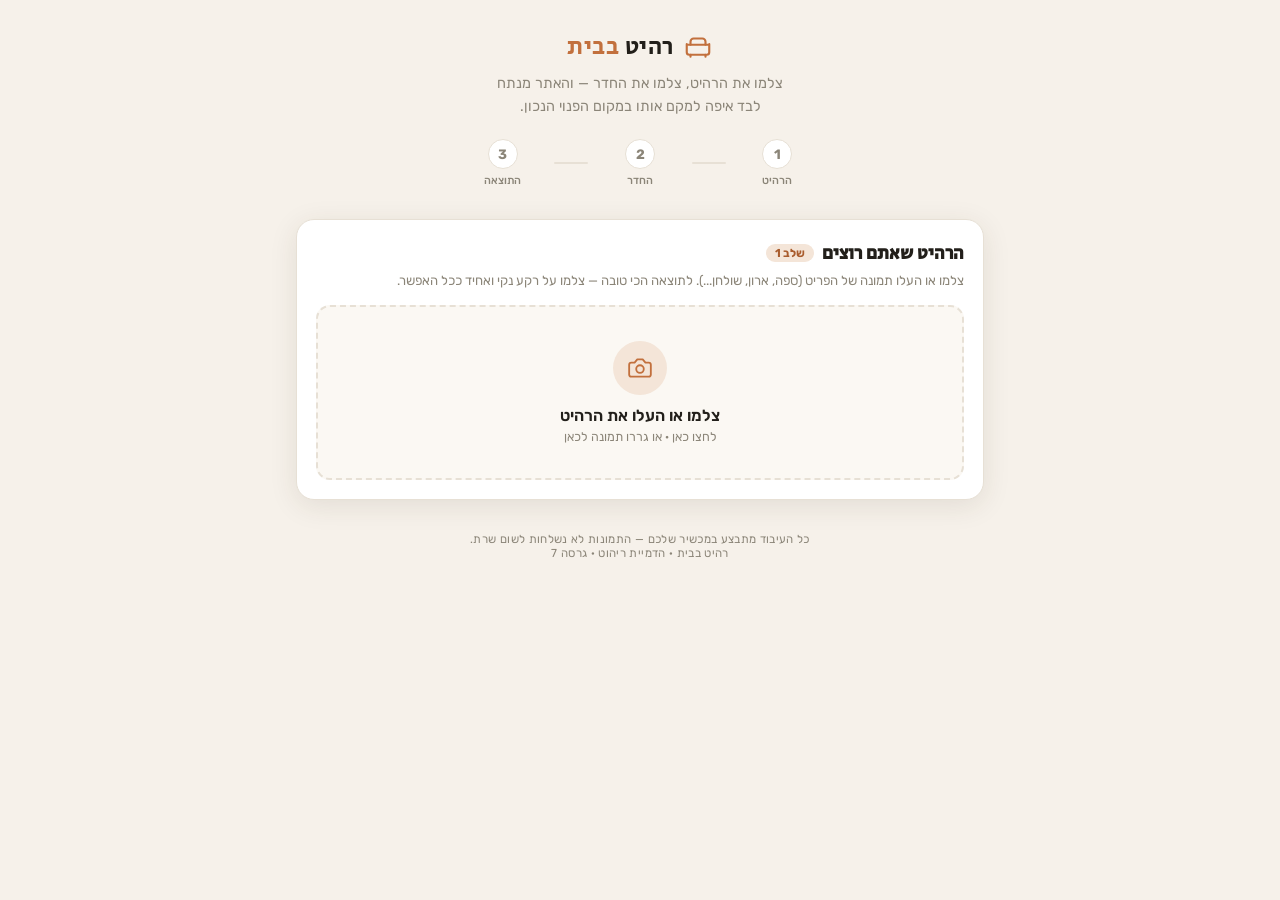
<file: index.html>
<!DOCTYPE html>
<html lang="he" dir="rtl">
<head>
  <meta charset="UTF-8" />
  <meta name="viewport" content="width=device-width, initial-scale=1.0, maximum-scale=1.0, user-scalable=no" />
  <title>רהיט בבית · הדמיית ריהוט בחדר שלכם</title>

  <!-- Open Graph / WhatsApp preview -->
  <meta property="og:type" content="website" />
  <meta property="og:title" content="רהיט בבית — ראו איך הרהיט נראה אצלכם בבית" />
  <meta property="og:description" content="צלמו רהיט, צלמו את החדר — והאתר מנתח לבד איפה למקם אותו במקום הפנוי הנכון." />
  <meta property="og:locale" content="he_IL" />

  <link rel="preconnect" href="https://fonts.googleapis.com" />
  <link rel="preconnect" href="https://fonts.gstatic.com" crossorigin />
  <link href="https://fonts.googleapis.com/css2?family=Secular+One&family=Rubik:wght@300;400;500;600;700&display=swap" rel="stylesheet" />

  <style>
    *, *::before, *::after { box-sizing: border-box; margin: 0; padding: 0; -webkit-tap-highlight-color: transparent; }

    :root {
      --bg:      #f6f1ea;
      --surface: #ffffff;
      --ink:     #221f1a;
      --muted:   #8b8578;
      --line:    #e7e0d5;
      --clay:    #c2703d;
      --clay-dk: #a95c2d;
      --clay-sf: #f4e5d8;
      --sage:    #6f7a5a;
      --shadow:  0 6px 28px rgba(60,45,30,0.10);
      --shadow-lg: 0 14px 44px rgba(60,45,30,0.16);
    }

    html { scroll-behavior: smooth; }
    body {
      background: var(--bg);
      color: var(--ink);
      font-family: 'Rubik', sans-serif;
      min-height: 100svh;
      overflow-x: hidden;
      -webkit-font-smoothing: antialiased;
    }

    .wrap { max-width: 720px; margin: 0 auto; padding: 0 1rem 4rem; }

    /* ── Header ── */
    header { text-align: center; padding: 1.8rem 1rem 0.6rem; }
    .brand {
      display: inline-flex; align-items: center; gap: 0.55rem;
      font-family: 'Secular One', sans-serif;
      font-size: 1.5rem; letter-spacing: 0.02em;
    }
    .brand svg { width: 30px; height: 30px; stroke: var(--clay); fill: none; }
    .brand em { font-style: normal; color: var(--clay); }
    .tagline {
      margin-top: 0.5rem; font-size: 0.9rem; font-weight: 400;
      color: var(--muted); line-height: 1.55; max-width: 32ch; margin-inline: auto;
    }

    /* ── Stepper ── */
    .stepper {
      display: flex; align-items: center; justify-content: center;
      gap: 0.35rem; margin: 1.3rem auto 0.4rem; max-width: 420px;
    }
    .step-dot {
      display: flex; flex-direction: column; align-items: center; gap: 0.35rem;
      flex: 0 0 auto; width: 92px;
    }
    .step-dot .num {
      width: 30px; height: 30px; border-radius: 50%;
      display: flex; align-items: center; justify-content: center;
      font-weight: 700; font-size: 0.85rem;
      background: var(--surface); color: var(--muted);
      border: 1.5px solid var(--line); transition: all 0.25s;
    }
    .step-dot .lbl { font-size: 0.68rem; color: var(--muted); font-weight: 500; }
    .step-dot.active .num { background: var(--clay); color: #fff; border-color: var(--clay); box-shadow: 0 4px 14px rgba(194,112,61,0.35); }
    .step-dot.active .lbl { color: var(--ink); font-weight: 600; }
    .step-dot.done .num { background: var(--sage); color: #fff; border-color: var(--sage); }
    .step-bar { flex: 1; height: 2px; background: var(--line); border-radius: 2px; max-width: 34px; }

    /* ── Panels ── */
    .panel { display: none; animation: rise 0.4s ease both; }
    .panel.active { display: block; }
    @keyframes rise { from { opacity: 0; transform: translateY(14px);} to { opacity: 1; transform: translateY(0);} }

    .card {
      background: var(--surface); border: 1px solid var(--line);
      border-radius: 18px; box-shadow: var(--shadow);
      padding: 1.2rem; margin-top: 1rem;
    }
    .card h2 {
      font-family: 'Secular One', sans-serif; font-size: 1.15rem;
      display: flex; align-items: center; gap: 0.5rem; margin-bottom: 0.3rem;
    }
    .card h2 .badge {
      background: var(--clay-sf); color: var(--clay-dk);
      font-family: 'Rubik'; font-weight: 700; font-size: 0.72rem;
      padding: 0.15rem 0.55rem; border-radius: 999px;
    }
    .card .hint { font-size: 0.82rem; color: var(--muted); line-height: 1.5; margin-bottom: 0.9rem; }

    /* ── Upload / dropzone ── */
    .drop {
      border: 2px dashed var(--line); border-radius: 14px;
      background: #fbf8f3;
      padding: 2.1rem 1rem; text-align: center; cursor: pointer;
      transition: border-color 0.2s, background 0.2s;
    }
    .drop:active, .drop.over { border-color: var(--clay); background: var(--clay-sf); }
    .drop .ico {
      width: 54px; height: 54px; margin: 0 auto 0.7rem;
      border-radius: 50%; background: var(--clay-sf);
      display: flex; align-items: center; justify-content: center;
    }
    .drop .ico svg { width: 26px; height: 26px; stroke: var(--clay); fill: none; }
    .drop .big { font-weight: 600; font-size: 1rem; }
    .drop .small { font-size: 0.78rem; color: var(--muted); margin-top: 0.25rem; }

    /* ── Buttons ── */
    .btn {
      display: inline-flex; align-items: center; justify-content: center; gap: 0.5rem;
      font-family: 'Rubik'; font-weight: 600; font-size: 0.95rem;
      border: none; border-radius: 12px; padding: 0.85rem 1.3rem;
      cursor: pointer; text-decoration: none; transition: transform 0.12s, box-shadow 0.2s, background 0.2s;
      width: 100%;
    }
    .btn svg { width: 19px; height: 19px; flex-shrink: 0; }
    .btn:active { transform: scale(0.98); }
    .btn-primary { background: var(--clay); color: #fff; box-shadow: 0 6px 20px rgba(194,112,61,0.32); }
    .btn-primary:disabled { background: #d9cbbc; color: #fff; box-shadow: none; cursor: not-allowed; }
    .btn-ghost { background: transparent; color: var(--ink); border: 1.5px solid var(--line); }
    .btn-ghost:active { background: #f1ebe2; }
    .btn-sage { background: var(--sage); color: #fff; box-shadow: 0 6px 20px rgba(111,122,90,0.3); }
    .btn-row { display: flex; gap: 0.6rem; margin-top: 1rem; }
    .btn-row .btn { width: auto; flex: 1; }

    /* ── Cutout preview (transparency checker) ── */
    .checker {
      background-color: #eee;
      background-image:
        linear-gradient(45deg, #dcd6cc 25%, transparent 25%),
        linear-gradient(-45deg, #dcd6cc 25%, transparent 25%),
        linear-gradient(45deg, transparent 75%, #dcd6cc 75%),
        linear-gradient(-45deg, transparent 75%, #dcd6cc 75%);
      background-size: 18px 18px;
      background-position: 0 0, 0 9px, 9px -9px, -9px 0;
    }
    .cutout-stage {
      position: relative; border-radius: 12px; overflow: hidden;
      border: 1px solid var(--line);
      display: flex; align-items: center; justify-content: center;
      min-height: 240px; max-height: 46vh;
    }
    .cutout-stage canvas { max-width: 100%; max-height: 46vh; display: block; touch-action: none; }
    .busy {
      position: absolute; inset: 0; display: none;
      align-items: center; justify-content: center;
      background: rgba(255,255,255,0.55); backdrop-filter: blur(2px);
      font-weight: 600; color: var(--clay-dk); font-size: 0.9rem; z-index: 5;
    }
    .busy.on { display: flex; }
    .spinner {
      width: 20px; height: 20px; border: 3px solid var(--clay-sf);
      border-top-color: var(--clay); border-radius: 50%; margin-inline-end: 0.5rem;
      animation: spin 0.8s linear infinite; flex-shrink: 0;
    }
    @keyframes spin { to { transform: rotate(360deg); } }

    /* ── Controls ── */
    .ctrl { margin-top: 0.95rem; }
    .ctrl-label {
      display: flex; justify-content: space-between; align-items: center;
      font-size: 0.82rem; font-weight: 500; margin-bottom: 0.4rem;
    }
    .ctrl-label .val { color: var(--clay-dk); font-variant-numeric: tabular-nums; font-weight: 600; }
    input[type=range] {
      -webkit-appearance: none; appearance: none; width: 100%; height: 6px;
      background: var(--line); border-radius: 999px; outline: none;
    }
    input[type=range]::-webkit-slider-thumb {
      -webkit-appearance: none; appearance: none; width: 24px; height: 24px;
      border-radius: 50%; background: var(--clay); cursor: pointer;
      border: 3px solid #fff; box-shadow: 0 2px 6px rgba(0,0,0,0.2);
    }
    input[type=range]::-moz-range-thumb {
      width: 22px; height: 22px; border-radius: 50%; background: var(--clay);
      cursor: pointer; border: 3px solid #fff; box-shadow: 0 2px 6px rgba(0,0,0,0.2);
    }

    .chip-row { display: flex; flex-wrap: wrap; gap: 0.5rem; margin-top: 0.4rem; }
    .chip {
      display: inline-flex; align-items: center; gap: 0.4rem;
      font-size: 0.82rem; font-weight: 500; color: var(--ink);
      background: var(--surface); border: 1.5px solid var(--line);
      border-radius: 999px; padding: 0.5rem 0.85rem; cursor: pointer;
      transition: all 0.18s;
    }
    .chip svg { width: 16px; height: 16px; stroke: currentColor; fill: none; }
    .chip:active { transform: scale(0.96); }
    .chip.on { background: var(--clay-sf); border-color: var(--clay); color: var(--clay-dk); }

    /* ── Compose stage ── */
    .compose-stage {
      position: relative; width: 100%; margin: 0 auto;
      border-radius: 14px; overflow: hidden; background: #d8d2c8;
      box-shadow: var(--shadow-lg); touch-action: none; user-select: none;
      max-height: 62vh;
    }
    .compose-stage .room-img {
      position: absolute; inset: 0; width: 100%; height: 100%;
      object-fit: fill; pointer-events: none;
    }
    #detectOverlay { position: absolute; inset: 0; pointer-events: none; z-index: 4; transition: opacity 0.35s; }
    #detectOverlay.hidden { opacity: 0; }
    #detectOverlay .box {
      position: absolute; border: 2px solid rgba(111,122,90,0.85);
      border-radius: 5px; background: rgba(111,122,90,0.08);
    }
    #detectOverlay .box.block { border-color: rgba(194,112,61,0.95); background: rgba(194,112,61,0.10); }
    #detectOverlay .box .tag {
      position: absolute; top: 0; right: 0; transform: translateY(-100%);
      background: rgba(34,31,26,0.82); color: #fff; font-size: 0.62rem; font-weight: 600;
      padding: 0.08rem 0.4rem; border-radius: 5px 5px 0 0; white-space: nowrap;
    }
    #groundShadow {
      position: absolute; z-index: 3; pointer-events: none; display: none;
      background: radial-gradient(ellipse at center, rgba(0,0,0,0.36) 0%, rgba(0,0,0,0.16) 45%, rgba(0,0,0,0) 72%);
    }
    #groundShadow.on { display: block; }
    #markRect {
      position: absolute; z-index: 7; display: none; pointer-events: none;
      border: 2px dashed var(--clay); background: rgba(194,112,61,0.15); border-radius: 4px;
    }
    .compose-stage.marking { cursor: crosshair; }
    .compose-stage.marking #furnitureLayer { pointer-events: none; }
    #furnitureLayer {
      position: absolute; left: 50%; top: 55%; z-index: 5;
      transform: translate(-50%,-50%);
      cursor: grab; will-change: transform, left, top;
      pointer-events: auto;
    }
    #furnitureLayer:active { cursor: grabbing; }
    #furnitureLayer img { display: block; width: 100%; height: auto; pointer-events: none; }
    #furnitureLayer.selected::after {
      content: ''; position: absolute; inset: -2px;
      border: 2px dashed rgba(194,112,61,0.9); border-radius: 6px;
      pointer-events: none;
    }
    .analyzing {
      position: absolute; inset: 0; display: none;
      align-items: center; justify-content: center; gap: 0.5rem;
      background: rgba(251,248,243,0.74); backdrop-filter: blur(3px);
      font-weight: 600; color: var(--clay-dk); font-size: 0.92rem; z-index: 8;
      text-align: center; padding: 1rem;
    }
    .analyzing.on { display: flex; }
    .stage-hint {
      position: absolute; bottom: 10px; left: 50%; transform: translateX(-50%);
      background: rgba(34,31,26,0.72); color: #fff; font-size: 0.74rem; font-weight: 500;
      padding: 0.4rem 0.85rem; border-radius: 999px; pointer-events: none;
      display: flex; align-items: center; gap: 0.4rem; white-space: nowrap;
      transition: opacity 0.4s; z-index: 6;
    }

    /* ── Analysis summary ── */
    .summary {
      margin-top: 0.9rem; background: var(--clay-sf); color: var(--clay-dk);
      border-radius: 12px; padding: 0.7rem 0.9rem; font-size: 0.84rem; font-weight: 500;
      line-height: 1.5; display: flex; gap: 0.5rem; align-items: flex-start;
    }
    .summary svg { width: 18px; height: 18px; flex-shrink: 0; stroke: var(--clay-dk); fill: none; margin-top: 1px; }
    .summary.warn { background: #f7e0d6; color: #9a3d1f; }
    .summary.warn svg { stroke: #9a3d1f; }

    /* ── Fine-tune (collapsible) ── */
    details.tune {
      margin-top: 1rem; border: 1px solid var(--line); border-radius: 12px;
      background: #fbf8f3; padding: 0.1rem 0.9rem 0.6rem;
    }
    details.tune > summary {
      cursor: pointer; font-weight: 600; font-size: 0.9rem; padding: 0.75rem 0;
      list-style: none; display: flex; align-items: center; gap: 0.45rem;
    }
    details.tune > summary::-webkit-details-marker { display: none; }
    details.tune > summary::before { content: '⚙'; color: var(--clay); font-size: 1rem; }
    details.tune[open] > summary { border-bottom: 1px solid var(--line); margin-bottom: 0.4rem; }

    /* ── Result ── */
    .result-img {
      width: 100%; border-radius: 14px; box-shadow: var(--shadow-lg);
      border: 1px solid var(--line); display: block;
    }
    .thumb {
      width: 100%; border-radius: 12px; border: 1px solid var(--line);
      display: block; max-height: 44vh; object-fit: contain; background: #fbf8f3;
    }

    footer {
      text-align: center; padding: 2rem 1rem 1rem; color: var(--muted);
      font-size: 0.72rem; letter-spacing: 0.03em;
    }

    .toast {
      position: fixed; bottom: 20px; left: 50%; transform: translateX(-50%) translateY(20px);
      background: var(--ink); color: #fff; padding: 0.75rem 1.2rem; border-radius: 12px;
      font-size: 0.86rem; font-weight: 500; box-shadow: var(--shadow-lg);
      opacity: 0; pointer-events: none; transition: opacity 0.3s, transform 0.3s; z-index: 50;
      max-width: 90vw; text-align: center;
    }
    .toast.show { opacity: 1; transform: translateX(-50%) translateY(0); }

    .sr { position:absolute; width:1px; height:1px; overflow:hidden; clip:rect(0 0 0 0); }
  </style>
</head>
<body>

<header>
  <div class="brand">
    <svg viewBox="0 0 24 24" stroke-width="1.7" stroke-linecap="round" stroke-linejoin="round">
      <path d="M3 10.5V17a2 2 0 0 0 2 2h14a2 2 0 0 0 2-2v-6.5"/>
      <path d="M4 11h16"/><path d="M6 11V8.5A2.5 2.5 0 0 1 8.5 6h7A2.5 2.5 0 0 1 18 8.5V11"/>
      <path d="M6 19v1.5M18 19v1.5"/>
    </svg>
    <span>רהיט <em>בבית</em></span>
  </div>
  <p class="tagline">צלמו את הרהיט, צלמו את החדר — והאתר מנתח לבד איפה למקם אותו במקום הפנוי הנכון.</p>

  <div class="stepper" id="stepper">
    <div class="step-dot" data-step="1"><div class="num">1</div><div class="lbl">הרהיט</div></div>
    <div class="step-bar"></div>
    <div class="step-dot" data-step="2"><div class="num">2</div><div class="lbl">החדר</div></div>
    <div class="step-bar"></div>
    <div class="step-dot" data-step="3"><div class="num">3</div><div class="lbl">התוצאה</div></div>
  </div>
</header>

<div class="wrap">

  <!-- ══ STEP 1: FURNITURE ══ -->
  <section class="panel active" id="panel1">
    <div class="card">
      <h2>הרהיט שאתם רוצים <span class="badge">שלב 1</span></h2>
      <p class="hint">צלמו או העלו תמונה של הפריט (ספה, ארון, שולחן...). לתוצאה הכי טובה — צלמו על רקע נקי ואחיד ככל האפשר.</p>

      <div class="drop" id="dropItem">
        <div class="ico">
          <svg viewBox="0 0 24 24" stroke-width="1.7" stroke-linecap="round" stroke-linejoin="round">
            <path d="M14.5 4h-5L7 7H4a2 2 0 0 0-2 2v9a2 2 0 0 0 2 2h16a2 2 0 0 0 2-2V9a2 2 0 0 0-2-2h-3l-2.5-3z"/>
            <circle cx="12" cy="13" r="3.5"/>
          </svg>
        </div>
        <div class="big">צלמו או העלו את הרהיט</div>
        <div class="small">לחצו כאן · או גררו תמונה לכאן</div>
      </div>
      <input type="file" id="fileItem" accept="image/*" class="sr" />

      <!-- removal UI (hidden until an image is chosen) -->
      <div id="removalUI" style="display:none;">
        <div class="cutout-stage checker" style="margin-top:1rem;">
          <canvas id="cutCanvas"></canvas>
          <div class="busy" id="cutBusy"><span class="spinner"></span>מסיר רקע…</div>
        </div>

        <div class="ctrl">
          <div class="ctrl-label"><span>עוצמת הסרת רקע</span><span class="val" id="tolVal">אוטומטי</span></div>
          <input type="range" id="tol" min="8" max="140" value="42" />
        </div>

        <div class="chip-row">
          <button class="chip" id="chipErase" title="מחיקה ידנית">
            <svg viewBox="0 0 24 24" stroke-width="1.7" stroke-linecap="round" stroke-linejoin="round"><path d="m20 20-9 .017"/><path d="M4.5 12.5 12 5l6.5 6.5a2 2 0 0 1 0 2.8L14 18.8a2 2 0 0 1-2.8 0L4.5 12.1"/></svg>
            מחק ידני
          </button>
          <button class="chip" id="chipReset" title="אפס">
            <svg viewBox="0 0 24 24" stroke-width="1.7" stroke-linecap="round" stroke-linejoin="round"><path d="M3 12a9 9 0 1 0 3-6.7L3 8"/><path d="M3 3v5h5"/></svg>
            אפס רקע
          </button>
          <button class="chip" id="chipKeep" title="השאר רקע מקורי">
            <svg viewBox="0 0 24 24" stroke-width="1.7" stroke-linecap="round" stroke-linejoin="round"><rect x="3" y="3" width="18" height="18" rx="2"/><path d="m3 15 5-5 4 4 3-3 6 6"/></svg>
            השאר רקע
          </button>
        </div>
        <div class="ctrl" id="brushCtrl" style="display:none;">
          <div class="ctrl-label"><span>גודל מחק</span><span class="val" id="brushVal">28px</span></div>
          <input type="range" id="brush" min="8" max="90" value="28" />
        </div>

        <div class="btn-row">
          <button class="btn btn-ghost" id="itemReplace">
            <svg viewBox="0 0 24 24" fill="none" stroke="currentColor" stroke-width="1.8" stroke-linecap="round" stroke-linejoin="round"><path d="M3 7h13l-2-2M21 17H8l2 2"/></svg>
            החלף תמונה
          </button>
          <button class="btn btn-primary" id="itemNext">
            המשך לחדר
            <svg viewBox="0 0 24 24" fill="none" stroke="currentColor" stroke-width="2" stroke-linecap="round" stroke-linejoin="round"><path d="m15 18-6-6 6-6"/></svg>
          </button>
        </div>
      </div>
    </div>
  </section>

  <!-- ══ STEP 2: ROOM ══ -->
  <section class="panel" id="panel2">
    <div class="card">
      <h2>החדר / המקום <span class="badge">שלב 2</span></h2>
      <p class="hint">צלמו או העלו את הסלון, חדר השינה, או כל מקום שבו אתם רוצים למקם את הרהיט. כדאי לצלם את החדר לרוחב, כך שרואים את הרצפה.</p>

      <div class="drop" id="dropRoom">
        <div class="ico">
          <svg viewBox="0 0 24 24" stroke-width="1.7" stroke-linecap="round" stroke-linejoin="round">
            <path d="M3 21V9l9-6 9 6v12"/><path d="M9 21v-6h6v6"/>
          </svg>
        </div>
        <div class="big">צלמו או העלו את החדר</div>
        <div class="small">לחצו כאן · או גררו תמונה לכאן</div>
      </div>
      <input type="file" id="fileRoom" accept="image/*" class="sr" />

      <div id="roomPreviewWrap" style="display:none; margin-top:1rem;">
        <img id="roomPreview" class="thumb" alt="תצוגת החדר" />
      </div>

      <div class="btn-row">
        <button class="btn btn-ghost" id="roomBack">
          <svg viewBox="0 0 24 24" fill="none" stroke="currentColor" stroke-width="2" stroke-linecap="round" stroke-linejoin="round"><path d="m9 18 6-6-6-6"/></svg>
          חזרה
        </button>
        <button class="btn btn-primary" id="roomNext" disabled>
          נתחו ומקמו אוטומטית
          <svg viewBox="0 0 24 24" fill="none" stroke="currentColor" stroke-width="1.9" stroke-linecap="round" stroke-linejoin="round"><path d="M12 3v2M12 19v2M3 12h2M19 12h2M5.6 5.6l1.4 1.4M17 17l1.4 1.4M18.4 5.6 17 7M7 17l-1.4 1.4"/><circle cx="12" cy="12" r="3.2"/></svg>
        </button>
      </div>
    </div>
  </section>

  <!-- ══ STEP 3: COMPOSE ══ -->
  <section class="panel" id="panel3">
    <div class="card">
      <h2>ככה זה נראה אצלכם <span class="badge">שלב 3</span></h2>
      <p class="hint">האתר ניתח את החדר ומיקם את הרהיט אוטומטית במקום הפנוי המתאים — זיהה שולחן, טלוויזיה ורהיטים קיימים ונמנע מהם. אפשר גם לכוונן ידנית.</p>

      <div class="compose-stage" id="stage">
        <img class="room-img" id="stageRoom" alt="" />
        <div id="detectOverlay"></div>
        <div id="groundShadow"></div>
        <div id="furnitureLayer"><img id="furnitureImg" alt="הרהיט" /></div>
        <div id="markRect"></div>
        <div class="analyzing" id="analyzing"><span class="spinner"></span><span id="analyzingText">מנתח את החדר…</span></div>
        <div class="stage-hint" id="stageHint">
          <svg viewBox="0 0 24 24" width="15" height="15" fill="none" stroke="#fff" stroke-width="1.8" stroke-linecap="round" stroke-linejoin="round"><path d="M18 11V6a2 2 0 0 0-4 0M14 10V4a2 2 0 0 0-4 0v2M10 10.5V6a2 2 0 0 0-4 0v8"/><path d="M18 8a2 2 0 1 1 4 0v6a8 8 0 0 1-8 8h-2a8 8 0 0 1-7.4-4.9l-1.4-3.5a2 2 0 0 1 3.7-1.5L8 16"/></svg>
          מוקם אוטומטית · אפשר לגרור לכוונון
        </div>
      </div>

      <div class="summary" id="summary" style="display:none;"></div>

      <div class="chip-row" style="margin-top:0.75rem;">
        <button class="chip on" id="modeReplace" style="display:none;">
          <svg viewBox="0 0 24 24" stroke-width="1.7" stroke-linecap="round" stroke-linejoin="round"><path d="M3 7h13l-2.5-2.5M21 17H8l2.5 2.5"/></svg>
          החלף ספה קיימת
        </button>
        <button class="chip" id="autoPlace">
          <svg viewBox="0 0 24 24" stroke-width="1.7" stroke-linecap="round" stroke-linejoin="round"><path d="M12 3v2M12 19v2M3 12h2M19 12h2"/><circle cx="12" cy="12" r="3.4"/></svg>
          מקם אוטומטית מחדש
        </button>
        <button class="chip on" id="toggleDet">
          <svg viewBox="0 0 24 24" stroke-width="1.7" stroke-linecap="round" stroke-linejoin="round"><path d="M2 12s3.5-7 10-7 10 7 10 7-3.5 7-10 7-10-7-10-7z"/><circle cx="12" cy="12" r="3"/></svg>
          זיהוי
        </button>
        <button class="chip" id="markReplace">
          <svg viewBox="0 0 24 24" stroke-width="1.7" stroke-linecap="round" stroke-linejoin="round"><path d="M4 8V4h4M20 8V4h-4M4 16v4h4M20 16v4h-4"/></svg>
          סמן ספה ישנה ידנית
        </button>
      </div>

      <details class="tune">
        <summary>כוונון ידני (אופציונלי)</summary>

        <div class="ctrl">
          <div class="ctrl-label"><span>גודל</span><span class="val" id="scaleVal">100%</span></div>
          <input type="range" id="scale" min="15" max="320" value="100" />
        </div>
        <div class="ctrl">
          <div class="ctrl-label"><span>סיבוב</span><span class="val" id="rotVal">0°</span></div>
          <input type="range" id="rot" min="-45" max="45" value="0" />
        </div>
        <div class="ctrl">
          <div class="ctrl-label"><span>שקיפות (שילוב בחדר)</span><span class="val" id="opVal">100%</span></div>
          <input type="range" id="op" min="35" max="100" value="100" />
        </div>

        <div class="chip-row">
          <button class="chip" id="chipFlip">
            <svg viewBox="0 0 24 24" stroke-width="1.7" stroke-linecap="round" stroke-linejoin="round"><path d="M12 3v18"/><path d="M16 7l4 5-4 5"/><path d="M8 7l-4 5 4 5"/></svg>
            היפוך
          </button>
          <button class="chip on" id="chipShadow">
            <svg viewBox="0 0 24 24" stroke-width="1.7" stroke-linecap="round" stroke-linejoin="round"><ellipse cx="12" cy="19" rx="7" ry="2.2"/><path d="M12 3v12"/><circle cx="12" cy="8" r="4"/></svg>
            צל
          </button>
          <button class="chip" id="chipCenter">
            <svg viewBox="0 0 24 24" stroke-width="1.7" stroke-linecap="round" stroke-linejoin="round"><path d="M12 3v4M12 17v4M3 12h4M17 12h4"/><circle cx="12" cy="12" r="3"/></svg>
            מרכז
          </button>
        </div>
      </details>

      <div class="btn-row">
        <button class="btn btn-ghost" id="composeBack">
          <svg viewBox="0 0 24 24" fill="none" stroke="currentColor" stroke-width="2" stroke-linecap="round" stroke-linejoin="round"><path d="m9 18 6-6-6-6"/></svg>
          חזרה
        </button>
        <button class="btn btn-primary" id="doExport">
          <svg viewBox="0 0 24 24" fill="none" stroke="currentColor" stroke-width="1.9" stroke-linecap="round" stroke-linejoin="round"><path d="M21 15v4a2 2 0 0 1-2 2H5a2 2 0 0 1-2-2v-4M7 10l5 5 5-5M12 15V3"/></svg>
          צור תמונה
        </button>
      </div>
    </div>

    <!-- Result -->
    <div class="card" id="resultCard" style="display:none;">
      <h2>התמונה מוכנה! 🎉</h2>
      <p class="hint">שמרו את התמונה למכשיר, או שתפו אותה.</p>
      <img id="resultImg" class="result-img" alt="הרהיט בחדר שלכם" />
      <div class="btn-row">
        <button class="btn btn-sage" id="btnShare" style="display:none;">
          <svg viewBox="0 0 24 24" fill="none" stroke="currentColor" stroke-width="1.9" stroke-linecap="round" stroke-linejoin="round"><circle cx="18" cy="5" r="3"/><circle cx="6" cy="12" r="3"/><circle cx="18" cy="19" r="3"/><path d="m8.6 13.5 6.8 4M15.4 6.5l-6.8 4"/></svg>
          שיתוף
        </button>
        <a class="btn btn-primary" id="btnDownload" download="רהיט-בבית.png">
          <svg viewBox="0 0 24 24" fill="none" stroke="currentColor" stroke-width="1.9" stroke-linecap="round" stroke-linejoin="round"><path d="M21 15v4a2 2 0 0 1-2 2H5a2 2 0 0 1-2-2v-4M7 10l5 5 5-5M12 15V3"/></svg>
          הורדה
        </a>
      </div>
      <button class="btn btn-ghost" id="btnRestart" style="margin-top:0.6rem;">
        <svg viewBox="0 0 24 24" fill="none" stroke="currentColor" stroke-width="1.8" stroke-linecap="round" stroke-linejoin="round"><path d="M3 12a9 9 0 1 0 3-6.7L3 8"/><path d="M3 3v5h5"/></svg>
        התחל מהתחלה
      </button>
    </div>
  </section>

  <footer>
    כל העיבוד מתבצע במכשיר שלכם — התמונות לא נשלחות לשום שרת.<br>
    רהיט בבית · הדמיית ריהוט · <span id="ver">גרסה 7</span>
  </footer>
</div>

<div class="toast" id="toast"></div>

<script>
(function () {
  'use strict';

  /* ─────────────────────────  helpers  ───────────────────────── */
  const $ = (id) => document.getElementById(id);
  const clamp = (v, a, b) => Math.max(a, Math.min(b, v));
  const MAX_PROC = 1400;   // cap for background-removal working canvas
  const MAX_OUT  = 2200;   // cap for exported image long side
  const DET_CAP  = 640;    // cap for object-detection working canvas

  function toast(msg) {
    const t = $('toast');
    t.textContent = msg;
    t.classList.add('show');
    clearTimeout(toast._t);
    toast._t = setTimeout(() => t.classList.remove('show'), 2400);
  }

  function loadImageFromFile(file) {
    return new Promise((resolve, reject) => {
      if (!file || !file.type.startsWith('image/')) { reject(new Error('לא נבחרה תמונה תקינה')); return; }
      const url = URL.createObjectURL(file);
      const img = new Image();
      img.onload = () => { URL.revokeObjectURL(url); resolve(img); };
      img.onerror = () => { URL.revokeObjectURL(url); reject(new Error('שגיאה בטעינת התמונה')); };
      img.src = url;
    });
  }

  /* ─────────────────────────  scene-analysis vocabulary  ───────────────────────── */
  // COCO class → Hebrew label
  const HE = {
    'tv': 'טלוויזיה', 'laptop': 'מחשב נייד', 'keyboard': 'מקלדת', 'mouse': 'עכבר', 'remote': 'שלט',
    'dining table': 'שולחן', 'diningtable': 'שולחן', 'desk': 'שולחן',
    'bed': 'מיטה', 'couch': 'ספה', 'sofa': 'ספה', 'chair': 'כיסא / כורסה',
    'refrigerator': 'מקרר', 'oven': 'תנור', 'sink': 'כיור', 'toilet': 'אסלה',
    'microwave': 'מיקרוגל', 'toaster': 'טוסטר',
    'potted plant': 'עציץ', 'pottedplant': 'עציץ',
    'book': 'ספר', 'vase': 'אגרטל', 'clock': 'שעון', 'bench': 'ספסל',
    'cup': 'כוס', 'bowl': 'קערה', 'bottle': 'בקבוק', 'wine glass': 'כוס יין',
    'person': 'אדם', 'cat': 'חתול', 'dog': 'כלב'
  };
  // things a floor item must NOT overlap / sit on
  const OBSTACLE_SET = new Set([
    'tv', 'dining table', 'diningtable', 'desk', 'bed', 'couch', 'sofa', 'chair',
    'refrigerator', 'oven', 'sink', 'toilet', 'potted plant', 'pottedplant',
    'bench', 'microwave', 'toaster'
  ]);
  // items standing on the floor — their base marks the floor line
  const FLOOR_SET = new Set([
    'couch', 'sofa', 'chair', 'dining table', 'diningtable', 'desk', 'bed',
    'potted plant', 'pottedplant', 'bench', 'refrigerator', 'person'
  ]);
  // classes we draw as detection boxes (everything informative)
  const SHOW_SET = new Set([...OBSTACLE_SET, 'laptop', 'keyboard', 'remote', 'book', 'vase',
    'clock', 'cup', 'bowl', 'bottle', 'wine glass', 'person', 'cat', 'dog']);

  /* ─────────────────────────  state  ───────────────────────── */
  const state = {
    // step 1 — furniture
    procCanvas: document.createElement('canvas'),
    origData: null,
    cutoutCanvas: null,
    cutoutAspect: 1,
    keepBg: false,
    tolerance: 42,
    // step 2 — room
    roomImg: null,
    // scene analysis
    detections: null,       // array | null (null = detector unavailable)
    detW: 0, detH: 0,
    detectDoneFor: null,    // room Image the detections belong to
    roomBg: null,           // edited room canvas (old couch erased) | null
    detectError: null,      // last detector failure reason | null
    floorYf: null,          // estimated floor line (fraction of height)
    plan: null,             // current placement plan {mode,target,xf,yf,scale}
    replaceEnabled: true,   // when an old couch is found, replace it
    manualReplace: null,    // user-drawn couch bbox (det space) | null
    marking: false,         // currently drawing a manual couch box
    // step 3 — placement (center fractions relative to stage)
    xf: 0.5, yf: 0.6,
    scale: 1, rotation: 0, opacity: 1, flip: 1,
    shadow: true,
    BASE_FRAC: 0.45
  };

  /* ═══════════════════════════════════════════════════════════════
     SMART PLACEMENT ENGINE  (pure — exposed for tests)
     Given the room size, detected objects and the item aspect ratio,
     find the widest free span on the floor that avoids obstacles and
     return where to drop the item (center fractions + scale).
     ═══════════════════════════════════════════════════════════════ */
  function computePlacement(rW, rH, dets, itemAspect, BASE, floorYf) {
    BASE = BASE || 0.45;
    // where the item's base rests on the floor
    let yBase;
    if (floorYf != null) {
      yBase = clamp(floorYf, 0.4, 0.99) * rH;
    } else {
      yBase = rH * 0.88;
      const bottoms = [];
      for (const d of (dets || [])) {
        const c = (d.class || '').toLowerCase();
        if (FLOOR_SET.has(c) && (d.score == null ? 1 : d.score) >= 0.28) bottoms.push(d.bbox[1] + d.bbox[3]);
      }
      if (bottoms.length) { bottoms.sort((a, b) => a - b); yBase = clamp(bottoms[Math.floor(bottoms.length * 0.6)], rH * 0.5, rH * 0.99); }
    }

    // size the new item to match existing furniture (realistic scale), else a sensible default
    const widthByClass = {};
    for (const d of (dets || [])) {
      const c = (d.class || '').toLowerCase();
      if (FLOOR_SET.has(c) && (d.score == null ? 1 : d.score) >= 0.28) widthByClass[c] = Math.max(widthByClass[c] || 0, d.bbox[2]);
    }
    let refW = widthByClass['couch'] || widthByClass['sofa'] || widthByClass['bed'] ||
               widthByClass['dining table'] || widthByClass['diningtable'] || 0;
    if (!refW && widthByClass['chair']) refW = widthByClass['chair'] * 2.4;   // a sofa ≈ 2.4 chairs wide
    let Wf = refW ? clamp(refW * 1.02, rW * 0.22, rW * 0.7) : Math.min(rW * 0.52, rH * 0.5 * itemAspect);
    Wf = Math.min(Wf, rH * 0.6 * itemAspect);                // never absurdly tall
    let Hf = Wf / itemAspect;

    function forbiddenIntervals(Wf, Hf) {
      const top = yBase - Hf, bot = yBase, iv = [];
      for (const d of (dets || [])) {
        const c = (d.class || '').toLowerCase();
        if (!OBSTACLE_SET.has(c)) continue;
        if ((d.score == null ? 1 : d.score) < 0.28) continue;
        const bx = d.bbox[0], by = d.bbox[1], bw = d.bbox[2], bh = d.bbox[3];
        if (by + bh < top || by > bot) continue;             // no vertical overlap with the item's band
        iv.push([bx, bx + bw]);
      }
      iv.sort((a, b) => a[0] - b[0]);
      const merged = [];
      for (const s of iv) {
        if (merged.length && s[0] <= merged[merged.length - 1][1]) merged[merged.length - 1][1] = Math.max(merged[merged.length - 1][1], s[1]);
        else merged.push([s[0], s[1]]);
      }
      return merged;
    }
    function gapsOf(forb) {
      const g = []; let cur = 0;
      for (const iv of forb) { if (iv[0] > cur) g.push([cur, iv[0]]); cur = Math.max(cur, iv[1]); }
      if (cur < rW) g.push([cur, rW]);
      return g;
    }
    const widest = (g) => g.reduce((a, b) => ((b[1] - b[0]) > (a[1] - a[0]) ? b : a), [0, 0]);

    let best = widest(gapsOf(forbiddenIntervals(Wf, Hf)));
    if ((best[1] - best[0]) < Wf) {                          // doesn't fit → shrink to the widest gap
      Wf = Math.max((best[1] - best[0]) * 0.9, rW * 0.24);
      Hf = Wf / itemAspect;
      best = widest(gapsOf(forbiddenIntervals(Wf, Hf)));
    }

    let cx = (best[1] - best[0]) > 0 ? (best[0] + best[1]) / 2 : rW / 2;
    cx = clamp(cx, Wf / 2, rW - Wf / 2);
    let cy = clamp(yBase - Hf / 2, Hf / 2, rH - Hf * 0.12);

    return { xf: cx / rW, yf: cy / rH, scale: Wf / (BASE * rW), widthFrac: Wf / rW };
  }
  window.__computePlacement = computePlacement;   // test hook

  // floor line as a fraction of height: prefer detected furniture bottoms,
  // otherwise find the strongest wall→floor colour transition in the image.
  function estimateFloorYf(dets, dw, dh, dc) {
    const bottoms = [];
    for (const d of (dets || [])) {
      const c = (d.class || '').toLowerCase();
      if (FLOOR_SET.has(c) && (d.score == null ? 1 : d.score) >= 0.28) bottoms.push((d.bbox[1] + d.bbox[3]) / dh);
    }
    if (bottoms.length) { bottoms.sort((a, b) => a - b); return clamp(bottoms[Math.floor(bottoms.length * 0.6)], 0.45, 0.99); }
    return detectFloorLine(dc);
  }
  function detectFloorLine(dc) {
    try {
      const W = dc.width, H = dc.height;
      const d = dc.getContext('2d').getImageData(0, 0, W, H).data;
      const x0 = Math.floor(W * 0.30), x1 = Math.floor(W * 0.70);
      const rowMean = (y) => {
        let r = 0, g = 0, b = 0, n = 0;
        for (let x = x0; x < x1; x += 2) { const i = (y * W + x) * 4; r += d[i]; g += d[i + 1]; b += d[i + 2]; n++; }
        return [r / n, g / n, b / n];
      };
      const delta = Math.max(2, Math.floor(H * 0.02));
      let bestY = -1, bestDiff = -1;
      for (let y = Math.floor(H * 0.40); y <= Math.floor(H * 0.92); y++) {
        const up = rowMean(Math.max(0, y - delta)), dn = rowMean(Math.min(H - 1, y + delta));
        const diff = (up[0] - dn[0]) ** 2 + (up[1] - dn[1]) ** 2 + (up[2] - dn[2]) ** 2;
        if (diff > bestDiff) { bestDiff = diff; bestY = y; }
      }
      if (bestDiff < 300) return 0.85;                 // no clear horizon
      return clamp(bestY / H, 0.45, 0.92);
    } catch (e) { return 0.85; }
  }

  /* ═══════════════════════════════════════════════════════════════
     REPLACE ENGINE — detect an existing couch, erase it and drop the
     new item exactly onto its footprint.
     ═══════════════════════════════════════════════════════════════ */
  // pick the most confident, reasonably large existing couch/sofa
  function findCouch(dets, dw, dh) {
    if (!dets) return null;
    let best = null;
    for (const d of dets) {
      const c = (d.class || '').toLowerCase();
      if (c !== 'couch' && c !== 'sofa') continue;
      const area = (d.bbox[2] * d.bbox[3]) / (dw * dh);
      if (d.score > 0.4 && area > 0.03 && (!best || d.score > best.score)) best = d;
    }
    return best;
  }

  // decide between "replace an old couch" and "place in a free spot"
  function planPlacement(dets, dw, dh) {
    let couch = null;
    if (state.manualReplace) couch = { bbox: state.manualReplace, class: 'couch', score: 1, manual: true };
    else if (state.replaceEnabled) couch = findCouch(dets, dw, dh);
    if (couch) {
      const bx = couch.bbox[0], by = couch.bbox[1], bw = couch.bbox[2], bh = couch.bbox[3];
      const targetW = bw * 1.04;                         // slightly cover the old edges
      const Hf = targetW / state.cutoutAspect;
      const cx = clamp(bx + bw / 2, targetW / 2, dw - targetW / 2);
      const baseY = clamp(by + bh, Hf, dh);              // align base to the old couch's floor line (kept in-frame)
      const cy = clamp(baseY - Hf / 2, Hf / 2, dh - Hf * 0.08);
      return { mode: 'replace', target: couch, xf: cx / dw, yf: cy / dh, scale: targetW / (state.BASE_FRAC * dw) };
    }
    const P = computePlacement(dw, dh, dets, state.cutoutAspect, state.BASE_FRAC, state.floorYf);
    return { mode: 'free', target: null, xf: P.xf, yf: P.yf, scale: P.scale };
  }

  // render the room with the old couch erased (background reconstructed)
  function buildEditedRoom(bboxDet, dw, dh) {
    const rW = state.roomImg.naturalWidth, rH = state.roomImg.naturalHeight;
    const cap = 1600, s = Math.min(1, cap / Math.max(rW, rH));
    const E = document.createElement('canvas');
    E.width = Math.max(1, Math.round(rW * s));
    E.height = Math.max(1, Math.round(rH * s));
    const ctx = E.getContext('2d', { willReadFrequently: true });
    ctx.drawImage(state.roomImg, 0, 0, E.width, E.height);
    const kx = E.width / dw, ky = E.height / dh;
    inpaintCouch(ctx, E.width, E.height, [bboxDet[0] * kx, bboxDet[1] * ky, bboxDet[2] * kx, bboxDet[3] * ky]);
    return E;
  }
  window.__buildEditedRoom = buildEditedRoom;   // test hook

  /* Erase the couch region by extending the wall straight down and the
     floor straight up (sampled per-column just outside the region) so
     they meet at an estimated horizon — a clean, seamless fill. */
  function inpaintCouch(ctx, W, H, bb) {
    const padX = Math.max(2, bb[2] * 0.05), padT = Math.max(2, bb[3] * 0.03), padB = Math.max(2, bb[3] * 0.05);
    const x0 = Math.max(1, Math.floor(bb[0] - padX)), x1 = Math.min(W - 2, Math.ceil(bb[0] + bb[2] + padX));
    const y0 = Math.max(1, Math.floor(bb[1] - padT)), y1 = Math.min(H - 2, Math.ceil(bb[1] + bb[3] + padB));
    if (x1 <= x0 || y1 <= y0) return;

    const img = ctx.getImageData(0, 0, W, H), d = img.data;
    const avgRows = (x, ya, yb) => {
      let r = 0, g = 0, b = 0, n = 0;
      for (let y = ya; y <= yb; y++) { if (y < 0 || y >= H) continue; const i = (y * W + x) * 4; r += d[i]; g += d[i + 1]; b += d[i + 2]; n++; }
      return n ? [r / n, g / n, b / n] : [200, 200, 195];
    };
    const px = (x, y) => { const i = (y * W + x) * 4; return [d[i], d[i + 1], d[i + 2]]; };
    const dist2 = (a, b) => { const r = a[0] - b[0], g = a[1] - b[1], bl = a[2] - b[2]; return r * r + g * g + bl * bl; };
    const wallAt = (x) => avgRows(x, y0 - 5, y0 - 2);
    const floorAt = (x) => avgRows(x, y1 + 2, y1 + 5);

    // estimate the wall/floor horizon from columns just outside the region
    const probes = [x0 - 6, x0 - 3, x1 + 3, x1 + 6].filter(x => x > 0 && x < W);
    const hs = [];
    for (const xr of probes) {
      const wc = wallAt(xr), fc = floorAt(xr);
      if (dist2(wc, fc) < 200) continue;                 // wall & floor too similar to tell apart
      for (let y = y0; y <= y1; y++) { if (dist2(px(xr, y), fc) < dist2(px(xr, y), wc)) { hs.push(y); break; } }
    }
    hs.sort((a, b) => a - b);
    const horizon = hs.length ? hs[hs.length >> 1] : Math.round(y0 + 0.62 * (y1 - y0));
    const feather = Math.max(3, Math.round((y1 - y0) * 0.03));

    for (let x = x0; x <= x1; x++) {
      const wc = wallAt(x), fc = floorAt(x);
      for (let y = y0; y <= y1; y++) {
        let col;
        if (y <= horizon - feather) col = wc;
        else if (y >= horizon + feather) col = fc;
        else { const t = (y - (horizon - feather)) / (2 * feather); col = [wc[0] + (fc[0] - wc[0]) * t, wc[1] + (fc[1] - wc[1]) * t, wc[2] + (fc[2] - wc[2]) * t]; }
        const nz = (Math.random() - 0.5) * 6;
        const i = (y * W + x) * 4;
        d[i] = clamp(col[0] + nz, 0, 255); d[i + 1] = clamp(col[1] + nz, 0, 255); d[i + 2] = clamp(col[2] + nz, 0, 255); d[i + 3] = 255;
      }
    }
    ctx.putImageData(img, 0, 0);
  }

  function updateRoomBg() {
    if (state.roomBg) {
      try { $('stageRoom').src = state.roomBg.toDataURL('image/jpeg', 0.92); }
      catch (e) { $('stageRoom').src = $('roomPreview').src || state.roomImg.src; }
    } else {
      $('stageRoom').src = $('roomPreview').src || state.roomImg.src;
    }
  }

  /* ─────────────────────────  step navigation  ───────────────────────── */
  function showStep(n) {
    [1, 2, 3].forEach(i => $('panel' + i).classList.toggle('active', i === n));
    document.querySelectorAll('.step-dot').forEach(d => {
      const s = +d.dataset.step;
      d.classList.toggle('active', s === n);
      d.classList.toggle('done', s < n);
    });
    window.scrollTo({ top: 0, behavior: 'smooth' });
  }
  document.querySelectorAll('.step-dot').forEach(d => {
    d.addEventListener('click', () => {
      const s = +d.dataset.step;
      if (s === 1) showStep(1);
      else if (s === 2 && state.cutoutCanvas) showStep(2);
      else if (s === 3 && state.cutoutCanvas && state.roomImg) { showStep(3); buildStage(); }
    });
  });

  /* ═══════════════════════════════════════════════════════════════
     STEP 1 — FURNITURE + BACKGROUND REMOVAL
     ═══════════════════════════════════════════════════════════════ */
  const cutCanvas = $('cutCanvas');
  const cutCtx = cutCanvas.getContext('2d', { willReadFrequently: true });

  function wireDrop(dropEl, inputEl, onFile) {
    dropEl.addEventListener('click', () => inputEl.click());
    inputEl.addEventListener('change', e => { if (e.target.files[0]) onFile(e.target.files[0]); e.target.value = ''; });
    ['dragenter', 'dragover'].forEach(ev => dropEl.addEventListener(ev, e => { e.preventDefault(); dropEl.classList.add('over'); }));
    ['dragleave', 'drop'].forEach(ev => dropEl.addEventListener(ev, e => { e.preventDefault(); dropEl.classList.remove('over'); }));
    dropEl.addEventListener('drop', e => { const f = e.dataTransfer.files[0]; if (f) onFile(f); });
  }

  async function onFurnitureFile(file) {
    let img;
    try { img = await loadImageFromFile(file); }
    catch (err) { toast(err.message); return; }

    let w = img.naturalWidth, h = img.naturalHeight;
    const sc = Math.min(1, MAX_PROC / Math.max(w, h));
    w = Math.round(w * sc); h = Math.round(h * sc);
    const pc = state.procCanvas;
    pc.width = w; pc.height = h;
    const pctx = pc.getContext('2d', { willReadFrequently: true });
    pctx.clearRect(0, 0, w, h);
    pctx.drawImage(img, 0, 0, w, h);
    state.origData = pctx.getImageData(0, 0, w, h);
    state.keepBg = false;
    $('chipKeep').classList.remove('on');

    $('removalUI').style.display = 'block';
    $('dropItem').style.display = 'none';
    runRemoval();
  }

  function runRemoval() {
    if (!state.origData) return;
    const busy = $('cutBusy');
    busy.classList.add('on');
    requestAnimationFrame(() => requestAnimationFrame(() => {
      const src = state.origData;
      const W = src.width, H = src.height;
      const out = new ImageData(new Uint8ClampedArray(src.data), W, H);
      const d = out.data;
      if (!state.keepBg) { floodRemove(d, W, H, state.tolerance); featherEdges(d, W, H); }
      state.procCanvas.getContext('2d').putImageData(out, 0, 0);
      cropCutout(out, W, H);
      busy.classList.remove('on');
    }));
  }

  function floodRemove(d, W, H, tol) {
    const tol2 = tol * tol;
    let br = 0, bg = 0, bb = 0, n = 0;
    const pick = (x, y) => { const i = (y * W + x) * 4; br += d[i]; bg += d[i + 1]; bb += d[i + 2]; n++; };
    for (let k = 0; k < 6; k++) { pick(k, k); pick(W - 1 - k, k); pick(k, H - 1 - k); pick(W - 1 - k, H - 1 - k); }
    br /= n; bg /= n; bb /= n;
    const visited = new Uint8Array(W * H);
    const stack = [];
    const near = (i) => { const dr = d[i] - br, dg = d[i + 1] - bg, db = d[i + 2] - bb; return (dr * dr + dg * dg + db * db) <= tol2; };
    const seed = (x, y) => { const p = y * W + x; if (visited[p]) return; visited[p] = 1; if (near(p * 4)) { d[p * 4 + 3] = 0; stack.push(p); } };
    for (let x = 0; x < W; x++) { seed(x, 0); seed(x, H - 1); }
    for (let y = 0; y < H; y++) { seed(0, y); seed(W - 1, y); }
    while (stack.length) {
      const p = stack.pop();
      const x = p % W, y = (p / W) | 0;
      if (x > 0)     tryPix(p - 1);
      if (x < W - 1) tryPix(p + 1);
      if (y > 0)     tryPix(p - W);
      if (y < H - 1) tryPix(p + W);
    }
    function tryPix(p) { if (visited[p]) return; visited[p] = 1; const i = p * 4; if (near(i)) { d[i + 3] = 0; stack.push(p); } }
  }

  function featherEdges(d, W, H) {
    const a = new Uint8ClampedArray(W * H);
    for (let p = 0; p < W * H; p++) a[p] = d[p * 4 + 3];
    for (let y = 0; y < H; y++) {
      for (let x = 0; x < W; x++) {
        const p = y * W + x;
        if (a[p] === 0) continue;
        let transparentNb = 0, total = 0;
        for (let dy = -1; dy <= 1; dy++) for (let dx = -1; dx <= 1; dx++) {
          const nx = x + dx, ny = y + dy;
          if (nx < 0 || ny < 0 || nx >= W || ny >= H) continue;
          total++; if (a[ny * W + nx] === 0) transparentNb++;
        }
        if (transparentNb > 0) d[p * 4 + 3] = Math.round(a[p] * (1 - transparentNb / total * 0.85));
      }
    }
  }

  function cropCutout(imgData, W, H) {
    const d = imgData.data;
    let minX = W, minY = H, maxX = -1, maxY = -1;
    for (let y = 0; y < H; y++) for (let x = 0; x < W; x++) {
      if (d[(y * W + x) * 4 + 3] > 12) {
        if (x < minX) minX = x; if (x > maxX) maxX = x;
        if (y < minY) minY = y; if (y > maxY) maxY = y;
      }
    }
    if (maxX < 0) { minX = 0; minY = 0; maxX = W - 1; maxY = H - 1; }
    const cw = maxX - minX + 1, ch = maxY - minY + 1;
    const cc = document.createElement('canvas');
    cc.width = cw; cc.height = ch;
    cc.getContext('2d').putImageData(imgData, -minX, -minY, minX, minY, cw, ch);
    state.cutoutCanvas = cc;
    state.cutoutAspect = cw / ch;
    cutCanvas.width = cw; cutCanvas.height = ch;
    cutCtx.clearRect(0, 0, cw, ch);
    cutCtx.drawImage(cc, 0, 0);
  }

  $('tol').addEventListener('input', e => {
    state.tolerance = +e.target.value;
    $('tolVal').textContent = state.tolerance <= 20 ? 'עדין' : state.tolerance >= 110 ? 'חזק' : 'רגיל';
    if (!state.keepBg) { clearTimeout(runRemoval._t); runRemoval._t = setTimeout(runRemoval, 120); }
  });
  $('chipReset').addEventListener('click', () => {
    state.keepBg = false; $('chipKeep').classList.remove('on');
    $('tol').value = 42; state.tolerance = 42; $('tolVal').textContent = 'רגיל';
    setEraseMode(false); runRemoval();
  });
  $('chipKeep').addEventListener('click', () => {
    state.keepBg = !state.keepBg; $('chipKeep').classList.toggle('on', state.keepBg);
    setEraseMode(false); runRemoval();
  });
  $('itemReplace').addEventListener('click', () => {
    $('removalUI').style.display = 'none'; $('dropItem').style.display = 'block'; setEraseMode(false);
  });
  $('itemNext').addEventListener('click', () => {
    if (!state.cutoutCanvas) { toast('בחרו קודם תמונה של הרהיט'); return; }
    showStep(2);
  });

  /* manual eraser */
  let eraseMode = false, erasing = false, brushSize = 28;
  function setEraseMode(on) {
    eraseMode = on;
    $('chipErase').classList.toggle('on', on);
    $('brushCtrl').style.display = on ? 'block' : 'none';
    cutCanvas.style.cursor = on ? 'crosshair' : 'default';
  }
  $('chipErase').addEventListener('click', () => setEraseMode(!eraseMode));
  $('brush').addEventListener('input', e => { brushSize = +e.target.value; $('brushVal').textContent = brushSize + 'px'; });
  function eraseAt(ev) {
    const r = cutCanvas.getBoundingClientRect();
    const x = (ev.clientX - r.left) / r.width * cutCanvas.width;
    const y = (ev.clientY - r.top) / r.height * cutCanvas.height;
    const rad = brushSize / r.width * cutCanvas.width;
    [cutCtx, state.cutoutCanvas.getContext('2d')].forEach(ctx => {
      ctx.save(); ctx.globalCompositeOperation = 'destination-out';
      ctx.beginPath(); ctx.arc(x, y, rad, 0, Math.PI * 2); ctx.fill(); ctx.restore();
    });
  }
  cutCanvas.addEventListener('pointerdown', e => { if (!eraseMode) return; erasing = true; cutCanvas.setPointerCapture(e.pointerId); eraseAt(e); });
  cutCanvas.addEventListener('pointermove', e => { if (eraseMode && erasing) eraseAt(e); });
  cutCanvas.addEventListener('pointerup', () => { erasing = false; });
  cutCanvas.addEventListener('pointercancel', () => { erasing = false; });

  /* ═══════════════════════════════════════════════════════════════
     STEP 2 — ROOM
     ═══════════════════════════════════════════════════════════════ */
  async function onRoomFile(file) {
    let img;
    try { img = await loadImageFromFile(file); }
    catch (err) { toast(err.message); return; }
    state.roomImg = img;
    state.detectDoneFor = null; state.detections = null;   // new room → needs fresh analysis
    state.roomBg = null; state.plan = null; state.replaceEnabled = true;
    state.manualReplace = null; state.marking = false;
    const c = document.createElement('canvas');
    c.width = img.naturalWidth; c.height = img.naturalHeight;
    c.getContext('2d').drawImage(img, 0, 0);
    try { $('roomPreview').src = c.toDataURL('image/jpeg', 0.9); } catch (e) { $('roomPreview').src = img.src; }
    $('roomPreviewWrap').style.display = 'block';
    $('roomNext').disabled = false;
  }
  $('roomBack').addEventListener('click', () => showStep(1));
  $('roomNext').addEventListener('click', () => {
    if (!state.roomImg) { toast('בחרו תמונה של החדר'); return; }
    showStep(3); buildStage();
  });

  /* ═══════════════════════════════════════════════════════════════
     OBJECT DETECTION  (TensorFlow.js COCO-SSD, loaded on demand)
     ═══════════════════════════════════════════════════════════════ */
  const TF_SRCS = [
    'https://cdn.jsdelivr.net/npm/@tensorflow/tfjs@4.22.0/dist/tf.min.js',
    'https://unpkg.com/@tensorflow/tfjs@4.22.0/dist/tf.min.js',
    'https://cdnjs.cloudflare.com/ajax/libs/tensorflow/4.22.0/tf.min.js'
  ];
  const COCO_SRCS = [
    'https://cdn.jsdelivr.net/npm/@tensorflow-models/coco-ssd@2.2.3/dist/coco-ssd.min.js',
    'https://unpkg.com/@tensorflow-models/coco-ssd@2.2.3/dist/coco-ssd.min.js'
  ];
  let detector = null, detectorPromise = null;

  function loadScript(src) {
    return new Promise((res, rej) => {
      const s = document.createElement('script');
      s.src = src; s.async = true;
      s.onload = () => res();
      s.onerror = () => rej(new Error('script load failed: ' + src));
      document.head.appendChild(s);
    });
  }
  async function loadFirst(srcs) {
    let err;
    for (const s of srcs) { try { await loadScript(s); return; } catch (e) { err = e; } }
    throw err || new Error('all sources failed');
  }
  function withTimeout(promise, ms, msg) {
    return Promise.race([promise, new Promise((_, rej) => setTimeout(() => rej(new Error(msg || 'timeout')), ms))]);
  }
  function ensureDetector() {
    if (window.__mockDetector) return Promise.resolve(window.__mockDetector);   // test hook
    if (detector) return Promise.resolve(detector);
    if (detectorPromise) return detectorPromise;
    detectorPromise = (async () => {
      if (typeof window.cocoSsd === 'undefined') {
        if (typeof window.tf === 'undefined') await loadFirst(TF_SRCS);
        await loadFirst(COCO_SRCS);
      }
      try { detector = await window.cocoSsd.load({ base: 'mobilenet_v2' }); }        // more accurate
      catch (e) { detector = await window.cocoSsd.load({ base: 'lite_mobilenet_v2' }); } // lighter fallback
      return detector;
    })();
    return detectorPromise;
  }

  let analyzeToken = 0;
  async function analyzeRoom(force) {
    if (!state.roomImg || !state.cutoutCanvas) return;
    if (state.detectDoneFor === state.roomImg && !force) { updateRoomBg(); applyPlan(false); setAnalyzing(false); return; }

    const token = ++analyzeToken;
    setAnalyzing(true, 'טוען מנתח חכם…');

    const rW = state.roomImg.naturalWidth, rH = state.roomImg.naturalHeight;
    const s = Math.min(1, DET_CAP / Math.max(rW, rH));
    const dw = Math.round(rW * s), dh = Math.round(rH * s);
    const dc = document.createElement('canvas');
    dc.width = dw; dc.height = dh;
    dc.getContext('2d').drawImage(state.roomImg, 0, 0, dw, dh);
    state.detW = dw; state.detH = dh;

    let dets = null; state.detectError = null;
    try {
      setAnalyzing(true, 'טוען מנתח AI… (בפעם הראשונה עד ~20 שניות)');
      const model = await withTimeout(ensureDetector(), 45000, 'load-timeout');
      if (token !== analyzeToken) return;
      setAnalyzing(true, 'מנתח את החדר…');
      dets = await withTimeout(model.detect(dc, 30, 0.3), 20000, 'detect-timeout');   // sensitive: catch real-photo furniture
    } catch (e) {
      dets = null; state.detectError = (e && e.message) || 'error';   // offline / blocked → graceful fallback
    }
    if (token !== analyzeToken) return;

    state.detections = dets;
    state.detectDoneFor = state.roomImg;
    state.floorYf = estimateFloorYf(dets, dw, dh, dc);   // ground the item on the real floor line
    state.roomBg = null;          // force fresh edited-room build below
    applyPlan(true);
    setAnalyzing(false);
  }

  // build the full plan: choose mode, erase the old couch if replacing,
  // position the item, and refresh the overlay + summary.
  function applyPlan(rebuild) {
    const dets = state.detections;
    const dw = state.detW || state.roomImg.naturalWidth;
    const dh = state.detH || state.roomImg.naturalHeight;
    const plan = planPlacement(dets, dw, dh);
    state.plan = plan;

    const couchFound = !!findCouch(dets, dw, dh) || !!state.manualReplace;
    $('modeReplace').style.display = couchFound ? 'inline-flex' : 'none';
    $('modeReplace').classList.toggle('on', plan.mode === 'replace');

    if (plan.mode === 'replace') {
      if (rebuild || !state.roomBg) state.roomBg = buildEditedRoom(plan.target.bbox, dw, dh);
    } else {
      state.roomBg = null;
    }
    updateRoomBg();

    state.xf = plan.xf; state.yf = plan.yf; state.scale = plan.scale;
    state.rotation = 0; state.flip = 1; state.opacity = 1;
    syncSliders();
    $('op').value = 100; $('opVal').textContent = '100%';
    layoutFurniture();

    renderDetections(dets, dw, dh, plan.target);
    showSummary(dets, plan);
  }

  // reset the item back to the auto-computed spot (cheap; no room rebuild)
  function applyAutoPlacement() {
    if (!state.plan) return;
    state.xf = state.plan.xf; state.yf = state.plan.yf; state.scale = state.plan.scale;
    state.rotation = 0; state.flip = 1; state.opacity = 1;
    syncSliders();
    $('op').value = 100; $('opVal').textContent = '100%';
    layoutFurniture();
  }

  function renderDetections(dets, dw, dh, target) {
    const ov = $('detectOverlay');
    ov.innerHTML = '';
    ov.classList.toggle('hidden', !$('toggleDet').classList.contains('on'));
    if (!dets) return;
    for (const d of dets) {
      if (d === target) continue;                        // the replaced couch isn't shown
      const c = (d.class || '').toLowerCase();
      if (!SHOW_SET.has(c) || d.score < 0.28) continue;
      const bx = d.bbox[0], by = d.bbox[1], bw = d.bbox[2], bh = d.bbox[3];
      const box = document.createElement('div');
      box.className = 'box' + (OBSTACLE_SET.has(c) ? ' block' : '');
      box.style.left = (bx / dw * 100) + '%';
      box.style.top = (by / dh * 100) + '%';
      box.style.width = (bw / dw * 100) + '%';
      box.style.height = (bh / dh * 100) + '%';
      const tag = document.createElement('div');
      tag.className = 'tag'; tag.textContent = HE[c] || c;
      box.appendChild(tag); ov.appendChild(box);
    }
  }

  function showSummary(dets, plan) {
    const el = $('summary');
    let txt, warn = false;
    if (dets === null) {
      warn = true;
      const reason = /timeout/.test(state.detectError || '') ? 'לקח יותר מדי זמן' : 'לא הצליח להיטען';
      txt = '⚠ הזיהוי החכם ' + reason + '. הוא דורש חיבור לאינטרנט (ובפעם הראשונה כמה שניות להורדת המודל). רעננו את העמוד — Ctrl+Shift+R. בינתיים מיקמתי לפי הרצפה; אפשר לכוונן ידנית.';
    } else {
      // count every relevant item detected
      const counts = {};
      for (const d of dets) { const c = (d.class || '').toLowerCase(); if (SHOW_SET.has(c) && d.score > 0.28) counts[c] = (counts[c] || 0) + 1; }
      const parts = Object.keys(counts).map(c => (HE[c] || c) + (counts[c] > 1 ? ' ×' + counts[c] : ''));
      const total = parts.length ? Object.values(counts).reduce((a, b) => a + b, 0) : 0;
      const listed = total ? ('זיהיתי ' + total + ' פריטים: ' + parts.join(', ') + '. ') : 'לא זוהו רהיטים בולטים בתמונה. ';
      if (plan && plan.mode === 'replace') txt = listed + 'הסרתי את הספה הקיימת והרכבתי בדיוק במקומה את הספה החדשה שלך. אפשר לכוונן ידנית.';
      else txt = listed + 'מיקמתי את הרהיט במקום הפנוי המתאים, על הרצפה, הרחק מהמכשולים. אפשר לכוונן ידנית.';
    }
    el.classList.toggle('warn', warn);
    el.innerHTML = '<svg viewBox="0 0 24 24" stroke-width="1.7" stroke-linecap="round" stroke-linejoin="round"><path d="M9 11l3 3L22 4"/><path d="M21 12v7a2 2 0 0 1-2 2H5a2 2 0 0 1-2-2V5a2 2 0 0 1 2-2h11"/></svg><span>' + txt + '</span>';
    el.style.display = 'flex';
  }

  function setAnalyzing(on, text) {
    if (text) $('analyzingText').textContent = text;
    $('analyzing').classList.toggle('on', on);
  }

  $('autoPlace').addEventListener('click', () => { applyAutoPlacement(); toast('מיקמתי מחדש אוטומטית'); });
  $('modeReplace').addEventListener('click', () => {
    if (state.plan && state.plan.mode === 'replace') { state.replaceEnabled = false; state.manualReplace = null; }
    else { state.replaceEnabled = true; }
    applyPlan(true);
    toast(state.replaceEnabled ? 'מחליף את הספה הקיימת' : 'ממקם במקום פנוי');
  });
  $('toggleDet').addEventListener('click', () => {
    const on = !$('toggleDet').classList.contains('on');
    $('toggleDet').classList.toggle('on', on);
    $('detectOverlay').classList.toggle('hidden', !on);
  });

  /* ═══════════════════════════════════════════════════════════════
     STEP 3 — COMPOSE
     ═══════════════════════════════════════════════════════════════ */
  const stage = $('stage');
  const layer = $('furnitureLayer');
  const furnImg = $('furnitureImg');

  function buildStage() {
    setMarking(false);
    const rW = state.roomImg.naturalWidth, rH = state.roomImg.naturalHeight;
    stage.style.aspectRatio = rW + ' / ' + rH;
    $('stageRoom').src = $('roomPreview').src || state.roomImg.src;
    furnImg.src = state.cutoutCanvas.toDataURL('image/png');

    // neutral placement until analysis returns
    state.xf = 0.5; state.yf = 0.6; state.scale = 1;
    state.rotation = 0; state.flip = 1; state.opacity = 1;
    syncSliders();
    $('op').value = 100; $('opVal').textContent = '100%';
    layer.classList.add('selected');
    $('summary').style.display = 'none';
    requestAnimationFrame(layoutFurniture);

    analyzeRoom(false);
  }

  function layoutFurniture() {
    const sw = stage.clientWidth, sh = stage.clientHeight;
    const w = state.scale * state.BASE_FRAC * sw;
    const dispH = w / state.cutoutAspect;
    const cxp = state.xf * sw, cyp = state.yf * sh;

    layer.style.width = w + 'px';
    layer.style.left = cxp + 'px';
    layer.style.top = cyp + 'px';
    layer.style.opacity = state.opacity;
    layer.style.transform = 'translate(-50%,-50%) rotate(' + state.rotation + 'deg) scaleX(' + state.flip + ')';
    furnImg.style.filter = state.shadow
      ? 'drop-shadow(0 ' + (w * 0.02) + 'px ' + (w * 0.035) + 'px rgba(0,0,0,0.30))'
      : 'none';

    // ground contact shadow
    const gs = $('groundShadow');
    if (state.shadow) {
      const gw = w * 1.02, gh = Math.max(12, w * 0.17);
      const baseY = cyp + dispH / 2;
      gs.style.width = gw + 'px'; gs.style.height = gh + 'px';
      gs.style.left = (cxp - gw / 2) + 'px';
      gs.style.top = (baseY - gh * 0.55) + 'px';
      gs.classList.add('on');
    } else {
      gs.classList.remove('on');
    }
  }
  window.addEventListener('resize', () => { if ($('panel3').classList.contains('active')) layoutFurniture(); });

  /* pointer interactions: single-finger drag, two-finger pinch (scale + rotate) */
  const pointers = new Map();
  let gesture = null;
  function stagePoint(ev) { const r = stage.getBoundingClientRect(); return { x: ev.clientX - r.left, y: ev.clientY - r.top }; }
  layer.addEventListener('pointerdown', e => {
    layer.setPointerCapture(e.pointerId);
    pointers.set(e.pointerId, stagePoint(e));
    layer.classList.add('selected');
    if (pointers.size === 1) {
      const p = stagePoint(e);
      gesture = { mode: 'drag', startX: p.x, startY: p.y, xf0: state.xf, yf0: state.yf };
    } else if (pointers.size === 2) {
      const pts = [...pointers.values()];
      gesture = { mode: 'pinch', dist0: Math.hypot(pts[0].x - pts[1].x, pts[0].y - pts[1].y), ang0: Math.atan2(pts[1].y - pts[0].y, pts[1].x - pts[0].x), scale0: state.scale, rot0: state.rotation };
    }
    e.preventDefault();
  });
  stage.addEventListener('pointermove', e => {
    if (!pointers.has(e.pointerId)) return;
    pointers.set(e.pointerId, stagePoint(e));
    const sw = stage.clientWidth, sh = stage.clientHeight;
    if (gesture && gesture.mode === 'drag' && pointers.size === 1) {
      const p = stagePoint(e);
      state.xf = clamp(gesture.xf0 + (p.x - gesture.startX) / sw, -0.15, 1.15);
      state.yf = clamp(gesture.yf0 + (p.y - gesture.startY) / sh, -0.15, 1.15);
      layoutFurniture();
    } else if (gesture && gesture.mode === 'pinch' && pointers.size >= 2) {
      const pts = [...pointers.values()];
      const dist = Math.hypot(pts[0].x - pts[1].x, pts[0].y - pts[1].y);
      const ang = Math.atan2(pts[1].y - pts[0].y, pts[1].x - pts[0].x);
      state.scale = clamp(gesture.scale0 * (dist / gesture.dist0), 0.15, 3.2);
      state.rotation = clamp(gesture.rot0 + (ang - gesture.ang0) * 180 / Math.PI, -85, 85);
      syncSliders(); layoutFurniture();
    }
  });
  function endPointer(e) {
    pointers.delete(e.pointerId);
    if (pointers.size === 0) gesture = null;
    else if (pointers.size === 1) {
      const p = [...pointers.values()][0];
      gesture = { mode: 'drag', startX: p.x, startY: p.y, xf0: state.xf, yf0: state.yf };
    }
  }
  stage.addEventListener('pointerup', endPointer);
  stage.addEventListener('pointercancel', endPointer);

  /* ── manual marking of an old sofa to replace ── */
  let markStart = null;
  function setMarking(on) {
    state.marking = on;
    $('markReplace').classList.toggle('on', on);
    stage.classList.toggle('marking', on);
    if (on) toast('גררו מלבן סביב הספה הישנה שתרצו להחליף');
    if (!on) { $('markRect').style.display = 'none'; markStart = null; }
  }
  $('markReplace').addEventListener('click', () => setMarking(!state.marking));
  stage.addEventListener('pointerdown', e => {
    if (!state.marking) return;
    const p = stagePoint(e);
    markStart = p;
    const mr = $('markRect');
    mr.style.display = 'block';
    mr.style.left = p.x + 'px'; mr.style.top = p.y + 'px'; mr.style.width = '0px'; mr.style.height = '0px';
    stage.setPointerCapture(e.pointerId);
    e.preventDefault();
  });
  stage.addEventListener('pointermove', e => {
    if (!state.marking || !markStart) return;
    const p = stagePoint(e);
    const mr = $('markRect');
    mr.style.left = Math.min(p.x, markStart.x) + 'px';
    mr.style.top = Math.min(p.y, markStart.y) + 'px';
    mr.style.width = Math.abs(p.x - markStart.x) + 'px';
    mr.style.height = Math.abs(p.y - markStart.y) + 'px';
  });
  stage.addEventListener('pointerup', e => {
    if (!state.marking || !markStart) return;
    const p = stagePoint(e);
    const sw = stage.clientWidth, sh = stage.clientHeight;
    let x = Math.min(p.x, markStart.x), y = Math.min(p.y, markStart.y);
    let w = Math.abs(p.x - markStart.x), h = Math.abs(p.y - markStart.y);
    x = clamp(x, 0, sw); y = clamp(y, 0, sh);            // keep the box inside the image
    w = Math.min(w, sw - x); h = Math.min(h, sh - y);
    markStart = null;
    if (w < sw * 0.06 || h < sh * 0.06) { toast('סמנו מלבן גדול יותר'); return; }
    const dw = state.detW || state.roomImg.naturalWidth, dh = state.detH || state.roomImg.naturalHeight;
    state.manualReplace = [(x / sw) * dw, (y / sh) * dh, (w / sw) * dw, (h / sh) * dh];
    state.replaceEnabled = true;
    setMarking(false);
    applyPlan(true);
    toast('הספה הישנה סומנה — מחליף אותה');
  });

  function syncSliders() {
    $('scale').value = Math.round(state.scale * 100);
    $('scaleVal').textContent = Math.round(state.scale * 100) + '%';
    $('rot').value = Math.round(state.rotation);
    $('rotVal').textContent = Math.round(state.rotation) + '°';
  }

  $('scale').addEventListener('input', e => { state.scale = (+e.target.value) / 100; $('scaleVal').textContent = e.target.value + '%'; layoutFurniture(); });
  $('rot').addEventListener('input', e => { state.rotation = +e.target.value; $('rotVal').textContent = e.target.value + '°'; layoutFurniture(); });
  $('op').addEventListener('input', e => { state.opacity = (+e.target.value) / 100; $('opVal').textContent = e.target.value + '%'; layoutFurniture(); });
  $('chipFlip').addEventListener('click', () => { state.flip *= -1; $('chipFlip').classList.toggle('on', state.flip === -1); layoutFurniture(); });
  $('chipShadow').addEventListener('click', () => { state.shadow = !state.shadow; $('chipShadow').classList.toggle('on', state.shadow); layoutFurniture(); });
  $('chipCenter').addEventListener('click', () => { state.xf = 0.5; state.yf = 0.6; layoutFurniture(); });
  $('composeBack').addEventListener('click', () => { setMarking(false); showStep(2); });

  /* ── export to a full-resolution PNG ── */
  function renderExport() {
    const rW = state.roomImg.naturalWidth, rH = state.roomImg.naturalHeight;
    const outScale = Math.min(1, MAX_OUT / Math.max(rW, rH));
    const W = Math.round(rW * outScale), H = Math.round(rH * outScale);

    const cv = document.createElement('canvas');
    cv.width = W; cv.height = H;
    const ctx = cv.getContext('2d');
    if (state.roomBg) ctx.drawImage(state.roomBg, 0, 0, W, H);   // room with old couch erased
    else ctx.drawImage(state.roomImg, 0, 0, W, H);

    const fw = state.scale * state.BASE_FRAC * W;
    const fh = fw / state.cutoutAspect;
    const cx = state.xf * W, cy = state.yf * H;

    // ground contact shadow (elliptical) beneath the item
    if (state.shadow) {
      const baseY = cy + fh / 2;
      const gw = fw * 1.02, gh = Math.max(8, fw * 0.17);
      ctx.save();
      ctx.translate(cx, baseY - gh * 0.1);
      ctx.scale(1, gh / gw);
      const rad = gw / 2;
      const grd = ctx.createRadialGradient(0, 0, 0, 0, 0, rad);
      grd.addColorStop(0, 'rgba(0,0,0,0.40)');
      grd.addColorStop(0.5, 'rgba(0,0,0,0.18)');
      grd.addColorStop(1, 'rgba(0,0,0,0)');
      ctx.fillStyle = grd;
      ctx.beginPath(); ctx.arc(0, 0, rad, 0, Math.PI * 2); ctx.fill();
      ctx.restore();
    }

    ctx.save();
    ctx.globalAlpha = state.opacity;
    if (state.shadow) { ctx.shadowColor = 'rgba(0,0,0,0.26)'; ctx.shadowBlur = fw * 0.035; ctx.shadowOffsetY = fw * 0.02; }
    ctx.translate(cx, cy);
    ctx.rotate(state.rotation * Math.PI / 180);
    ctx.scale(state.flip, 1);
    ctx.drawImage(state.cutoutCanvas, -fw / 2, -fh / 2, fw, fh);
    ctx.restore();
    return cv;
  }

  $('doExport').addEventListener('click', () => {
    layer.classList.remove('selected');
    $('detectOverlay').classList.add('hidden');
    let cv;
    try { cv = renderExport(); }
    catch (err) { toast('שגיאה ביצירת התמונה'); return; }
    const url = cv.toDataURL('image/png');
    $('resultImg').src = url;
    $('btnDownload').href = url;
    $('resultCard').style.display = 'block';
    cv.toBlob(blob => {
      if (!blob) return;
      renderExport._blob = blob;
      const canShare = navigator.canShare && navigator.canShare({ files: [new File([blob], 'room.png', { type: 'image/png' })] });
      $('btnShare').style.display = canShare ? 'inline-flex' : 'none';
    }, 'image/png');
    $('resultCard').scrollIntoView({ behavior: 'smooth' });
    toast('התמונה נוצרה — אפשר להוריד ולשתף');
  });

  $('btnShare').addEventListener('click', async () => {
    const blob = renderExport._blob;
    if (!blob) return;
    const file = new File([blob], 'רהיט-בבית.png', { type: 'image/png' });
    try { await navigator.share({ files: [file], title: 'רהיט בבית', text: 'ככה הרהיט נראה אצלי בבית 🛋️' }); }
    catch (e) { /* cancelled */ }
  });

  $('btnRestart').addEventListener('click', () => {
    state.cutoutCanvas = null; state.origData = null; state.roomImg = null;
    state.detections = null; state.detectDoneFor = null;
    state.roomBg = null; state.plan = null; state.replaceEnabled = true;
    state.manualReplace = null; setMarking(false);
    $('removalUI').style.display = 'none';
    $('dropItem').style.display = 'block';
    $('roomPreviewWrap').style.display = 'none';
    $('roomNext').disabled = true;
    $('resultCard').style.display = 'none';
    showStep(1);
  });

  /* ─────────────────────────  wire up  ───────────────────────── */
  wireDrop($('dropItem'), $('fileItem'), onFurnitureFile);
  wireDrop($('dropRoom'), $('fileRoom'), onRoomFile);
})();
</script>
</body>
</html>
</file>
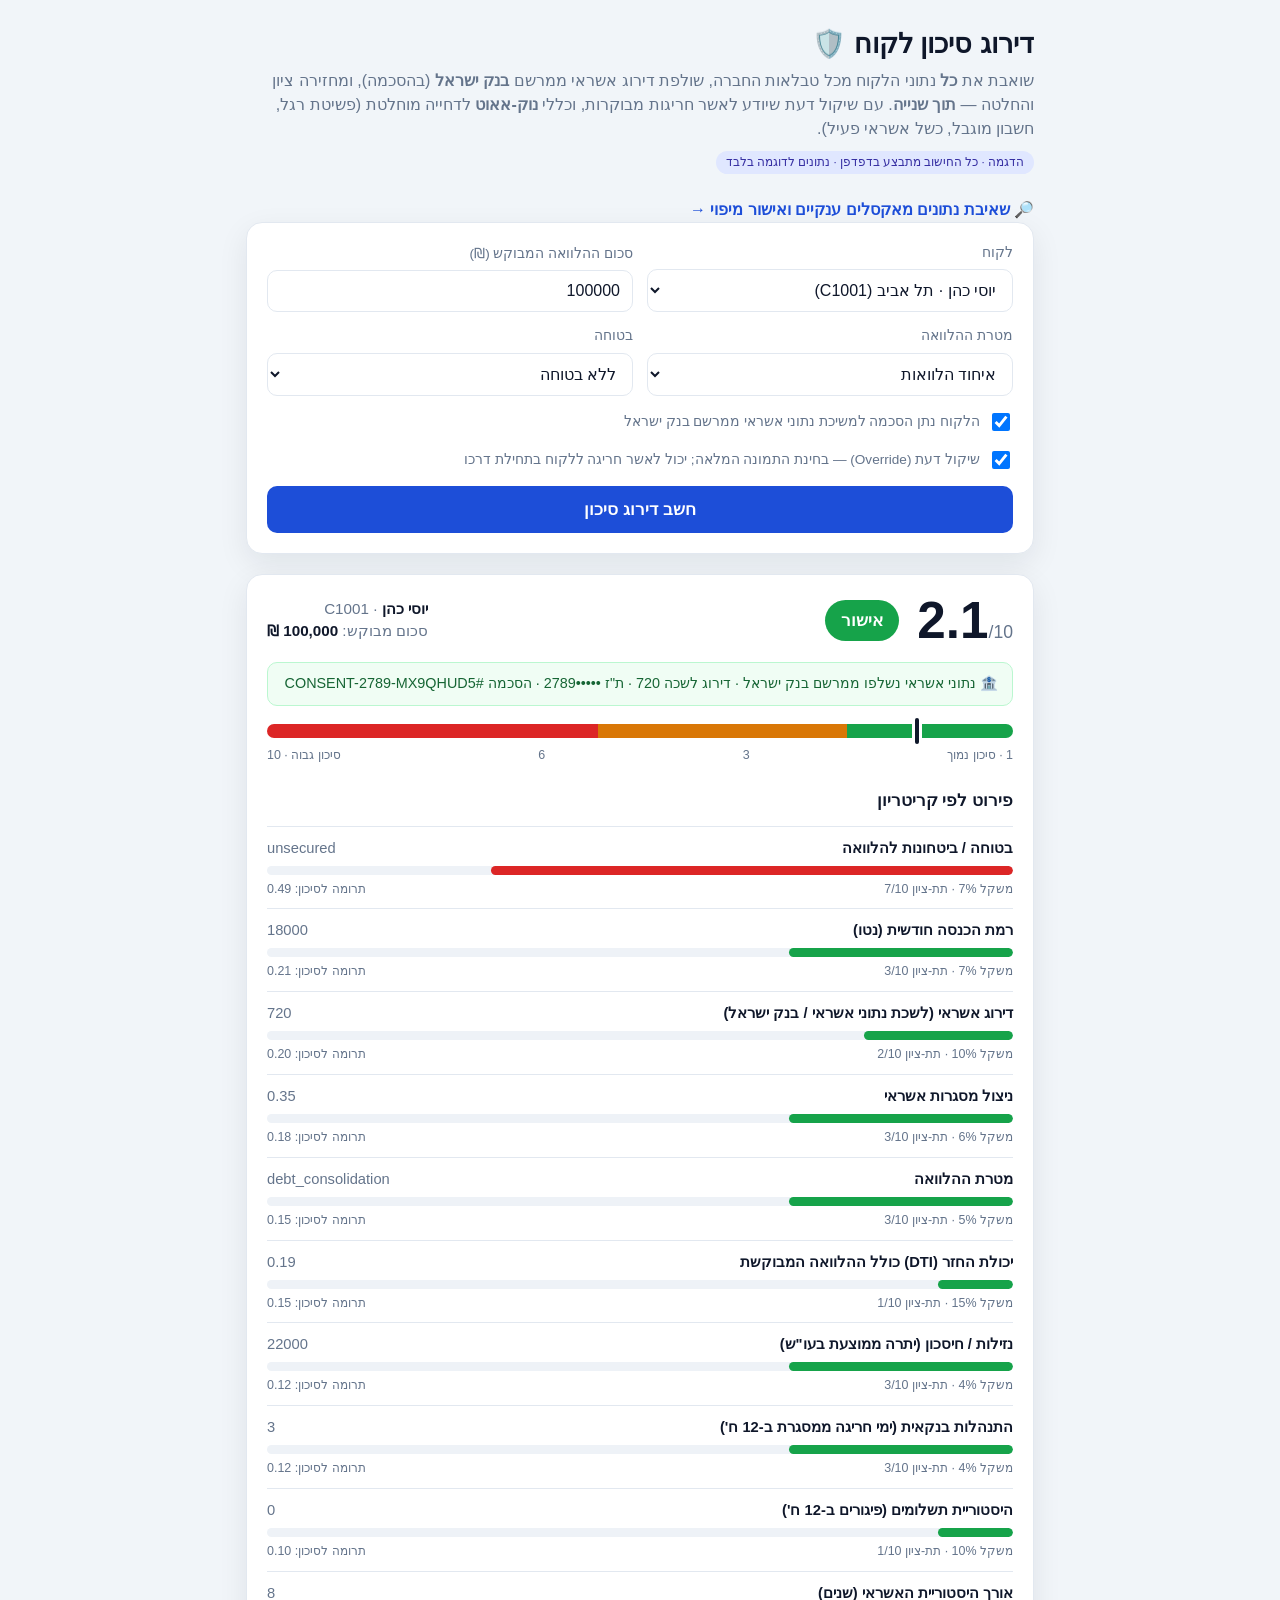
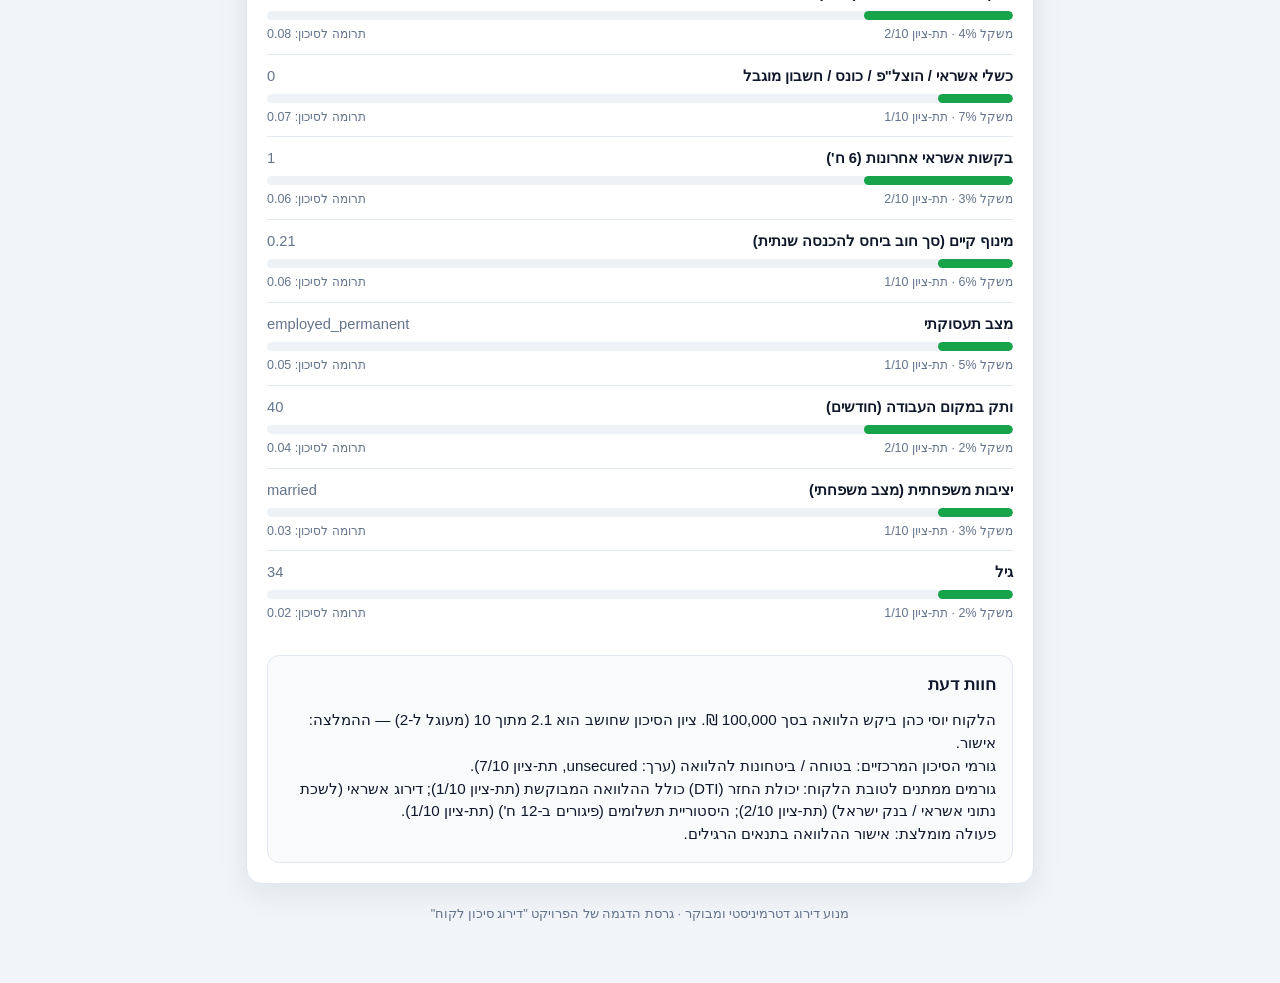
<file: credit-demo/index.html>
<!-- עותק מתארח של customer-risk-rating/web/demo.html — מוגש דרך GitHub Pages בכתובת /rehit-babait/credit-demo/ -->
<!DOCTYPE html>
<html lang="he" dir="rtl">
<head>
<meta charset="UTF-8" />
<meta name="viewport" content="width=device-width, initial-scale=1.0" />
<title>דירוג סיכון לקוח — הדגמה</title>
<style>
  :root {
    --bg: #f1f5f9; --card: #ffffff; --ink: #0f172a; --muted: #64748b;
    --line: #e2e8f0; --brand: #1d4ed8; --brand-ink: #1e3a8a;
    --approve: #16a34a; --review: #d97706; --reject: #dc2626;
    --shadow: 0 10px 30px rgba(15,23,42,.08);
  }
  * { box-sizing: border-box; }
  body { margin: 0; background: var(--bg); color: var(--ink);
    font-family: "Segoe UI", Arial, "Noto Sans Hebrew", sans-serif; line-height: 1.5; }
  .wrap { max-width: 820px; margin: 0 auto; padding: 24px 16px 60px; }
  header h1 { margin: 0 0 4px; font-size: 1.7rem; }
  header p { margin: 0 0 8px; color: var(--muted); }
  .tag { display:inline-block; font-size:.72rem; background:#e0e7ff; color:#3730a3;
    padding:3px 10px; border-radius:999px; margin-bottom:16px; }
  .card { background: var(--card); border: 1px solid var(--line);
    border-radius: 16px; box-shadow: var(--shadow); padding: 20px; margin-bottom: 20px; }
  form { display: grid; grid-template-columns: 1fr 1fr; gap: 14px; align-items: end; }
  label { display: block; font-size: .85rem; color: var(--muted); margin-bottom: 6px; }
  select, input[type=number] { width: 100%; padding: 11px 12px; font-size: 1rem;
    border: 1px solid var(--line); border-radius: 10px; background: #fff; color: var(--ink); }
  .checkbox { grid-column: 1 / -1; display: flex; align-items: center; gap: 8px; color: var(--muted); font-size: .9rem; }
  .checkbox input { width: 18px; height: 18px; }
  button { grid-column: 1 / -1; padding: 13px; font-size: 1.05rem; font-weight: 600;
    color: #fff; background: var(--brand); border: 0; border-radius: 10px; cursor: pointer; }
  button:hover { background: var(--brand-ink); }
  .headline { display: flex; align-items: center; gap: 18px; flex-wrap: wrap; }
  .score-num { font-size: 3.2rem; font-weight: 800; line-height: 1; }
  .score-num small { font-size: 1.1rem; color: var(--muted); font-weight: 500; }
  .badge { padding: 8px 16px; border-radius: 999px; font-weight: 700; color: #fff; font-size: 1.05rem; }
  .meta { color: var(--muted); font-size: .95rem; margin-inline-start: auto; text-align: start; }
  .meta b { color: var(--ink); }
  .bureau { margin-top: 16px; padding: 10px 14px; border-radius: 10px; font-size: .9rem;
    border: 1px solid var(--line); }
  .bureau.ok { background: #f0fdf4; border-color: #bbf7d0; color: #166534; }
  .bureau.warn { background: #fffbeb; border-color: #fde68a; color: #92400e; }
  .knockout { margin-top: 16px; padding: 14px 16px; border-radius: 12px; font-size: .95rem; display: none;
    background: #fef2f2; border: 2px solid #dc2626; color: #991b1b; }
  .knockout.on { display: block; }
  .knockout .ko-title { font-weight: 800; margin-bottom: 6px; font-size: 1.02rem; }
  .knockout ul { margin: 6px 0 0; padding-inline-start: 20px; }
  .override { margin-top: 16px; padding: 14px 16px; border-radius: 12px; font-size: .95rem; display: none; }
  .override.on { display: block; background: #fef2f2; border: 2px solid #dc2626; color: #991b1b; }
  .override.blocked { display: block; background: #f8fafc; border: 1px dashed #94a3b8; color: #475569; font-size: .9rem; }
  .override .ov-title { font-weight: 800; margin-bottom: 6px; }
  .override .ov-cond { margin-top: 8px; font-size: .88rem; }
  .override .ov-src { margin-top: 6px; font-size: .78rem; opacity: .8; }
  /* ציר RTL: סיכון נמוך (ירוק) בימין, סיכון גבוה (אדום) בשמאל — תואם את מיקום הסמן */
  .scale { position: relative; height: 14px; border-radius: 999px; margin: 18px 0 8px;
    background: linear-gradient(90deg, var(--reject) 0 44.4%, var(--review) 44.4% 77.8%, var(--approve) 77.8% 100%); }
  .marker { position: absolute; top: -6px; width: 4px; height: 26px; background: #0f172a;
    border-radius: 2px; box-shadow: 0 0 0 3px #fff; }
  .scale-legend { display: flex; justify-content: space-between; font-size: .78rem; color: var(--muted); }
  h3 { margin: 24px 0 12px; font-size: 1.05rem; }
  .crit { padding: 10px 0; border-top: 1px solid var(--line); }
  .crit-top { display: flex; justify-content: space-between; gap: 10px; font-size: .92rem; }
  .crit-name { font-weight: 600; }
  .crit-val { color: var(--muted); }
  .miss { color: var(--reject); }
  .bar { height: 9px; background: #eef2f7; border-radius: 999px; margin-top: 7px; overflow: hidden; }
  .bar > span { display: block; height: 100%; border-radius: 999px; }
  .crit-foot { font-size: .78rem; color: var(--muted); margin-top: 5px; display: flex; justify-content: space-between; }
  .explain { margin-top: 22px; background: #f8fafc; border: 1px solid var(--line);
    border-radius: 12px; padding: 16px; white-space: pre-wrap; font-size: .95rem; }
  .explain h3 { margin-top: 0; }
  footer { color: var(--muted); font-size: .8rem; text-align: center; margin-top: 8px; }
  @media (max-width: 560px) { form { grid-template-columns: 1fr; } .meta { margin-inline-start: 0; } }
</style>
</head>
<body>
<div class="wrap">
  <header>
    <h1>דירוג סיכון לקוח 🛡️</h1>
    <p>שואבת את <b>כל</b> נתוני הלקוח מכל טבלאות החברה, שולפת דירוג אשראי ממרשם <b>בנק ישראל</b> (בהסכמה),
       ומחזירה ציון והחלטה — <b>תוך שנייה</b>. עם שיקול דעת שיודע לאשר חריגות מבוקרות,
       וכללי <b>נוק-אאוט</b> לדחייה מוחלטת (פשיטת רגל, חשבון מוגבל, כשל אשראי פעיל).</p>
    <span class="tag">הדגמה · כל החישוב מתבצע בדפדפן · נתונים לדוגמה בלבד</span>
    <p style="margin:8px 0 0"><a href="ingest.html" style="color:var(--brand);font-weight:600;text-decoration:none">🔎 שאיבת נתונים מאקסלים ענקיים ואישור מיפוי →</a></p>
  </header>

  <div class="card">
    <form id="form">
      <div>
        <label for="customer">לקוח</label>
        <select id="customer"></select>
      </div>
      <div>
        <label for="amount">סכום ההלוואה המבוקש (₪)</label>
        <input type="number" id="amount" value="100000" min="1000" step="1000" />
      </div>
      <div>
        <label for="purpose">מטרת ההלוואה</label>
        <select id="purpose">
          <option value="debt_consolidation">איחוד הלוואות</option>
          <option value="home_renovation">שיפוץ דירה</option>
          <option value="vehicle">רכב</option>
          <option value="education">השכלה</option>
          <option value="medical">רפואי</option>
          <option value="business">עסק / הון חוזר</option>
          <option value="life_event">אירוע (חתונה וכו')</option>
          <option value="consumption">צריכה / נסיעה</option>
          <option value="investment">השקעה ספקולטיבית</option>
          <option value="other">אחר</option>
        </select>
      </div>
      <div>
        <label for="collateral">בטוחה</label>
        <select id="collateral">
          <option value="unsecured">ללא בטוחה</option>
          <option value="guarantor">ערב בלבד</option>
          <option value="partial_secured">מובטח חלקית</option>
          <option value="full_secured">מובטח מלא (נכס/רכב)</option>
        </select>
      </div>
      <div class="checkbox">
        <input type="checkbox" id="consent" checked />
        <label for="consent" style="margin:0">הלקוח נתן הסכמה למשיכת נתוני אשראי ממרשם בנק ישראל</label>
      </div>
      <div class="checkbox">
        <input type="checkbox" id="adjudicate" checked />
        <label for="adjudicate" style="margin:0">שיקול דעת (Override) — בחינת התמונה המלאה; יכול לאשר חריגה ללקוח בתחילת דרכו</label>
      </div>
      <button type="submit">חשב דירוג סיכון</button>
    </form>
  </div>

  <div class="card" id="result">
    <div class="headline">
      <div class="score-num"><span id="score">–</span><small>/10</small></div>
      <span class="badge" id="badge">–</span>
      <div class="meta">
        <div><b id="rname">–</b> · <span id="rid"></span></div>
        <div>סכום מבוקש: <b id="ramount">–</b></div>
      </div>
    </div>
    <div class="bureau" id="bureau"></div>
    <div class="knockout" id="knockout"></div>
    <div class="override" id="override"></div>
    <div class="scale"><div class="marker" id="marker"></div></div>
    <div class="scale-legend">
      <span>1 · סיכון נמוך</span><span>3</span><span>6</span><span>סיכון גבוה · 10</span>
    </div>
    <h3>פירוט לפי קריטריון</h3>
    <div id="breakdown"></div>
    <div class="explain"><h3>חוות דעת</h3><div id="explainText"></div></div>
  </div>

  <footer>מנוע דירוג דטרמיניסטי ומבוקר · גרסת הדגמה של הפרויקט "דירוג סיכון לקוח"</footer>
</div>

<script>
// ── מודל הניקוד (מראה את config/scoring_model.yaml) ─────────────────────────
const MODEL = {
  assumptions: { default_term_months: 60 },
  decision_bands: [
    { id: "approve", min: 1, max: 3, label: "אישור", action: "אישור ההלוואה בתנאים הרגילים." },
    { id: "review",  min: 4, max: 6, label: "בדיקה ידנית / אישור חלקי", action: "העברה לחתם אנושי; לשקול סכום מופחת, ערב או בטוחה." },
    { id: "reject",  min: 7, max: 10, label: "דחייה", action: "דחיית הבקשה — רמת סיכון גבוהה מדי." },
  ],
  // מסודר לפי 5 C's — ראו config/scoring_model.yaml. משקלים בהשראת FICO/VantageScore.
  criteria: [
    // Character (~40%)
    { id: "bureau_score", label: "דירוג אשראי (לשכת נתוני אשראי / בנק ישראל)", weight: 0.10, source: "external_bureau_score", type: "num",
      bands: [[500,10],[580,8],[640,6],[700,4],[760,2],[Infinity,1]], missing:7 },
    { id: "payment_history", label: "היסטוריית תשלומים (פיגורים ב-12 ח')", weight: 0.10, source: "missed_payments_12m", type: "num",
      bands: [[0,1],[1,3],[2,5],[3,7],[Infinity,9]], missing:6 },
    { id: "defaults", label: "כשלי אשראי / הוצל\"פ / כונס / חשבון מוגבל", weight: 0.07, source: "defaults", type: "num",
      bands: [[0,1],[1,6],[Infinity,10]], missing:5 },
    { id: "credit_utilization", label: "ניצול מסגרות אשראי", weight: 0.06, source: "credit_utilization", type: "num",
      bands: [[0.30,1],[0.50,3],[0.70,5],[0.90,8],[Infinity,10]], missing:5 },
    { id: "credit_history_length", label: "אורך היסטוריית האשראי (שנים)", weight: 0.04, source: "oldest_account_years", type: "num",
      bands: [[1,8],[3,6],[7,4],[15,2],[Infinity,1]], missing:5 },
    { id: "recent_inquiries", label: "בקשות אשראי אחרונות (6 ח')", weight: 0.03, source: "hard_inquiries_6m", type: "num",
      bands: [[0,1],[1,2],[2,4],[4,6],[6,8],[Infinity,10]], missing:4 },
    // Capacity (~35%)
    { id: "affordability", label: "יכולת החזר (DTI) כולל ההלוואה המבוקשת", weight: 0.15, source: "dti", type: "num",
      bands: [[0.20,1],[0.30,3],[0.40,5],[0.50,7],[0.70,9],[Infinity,10]], missing:8 },
    { id: "income_level", label: "רמת הכנסה חודשית (נטו)", weight: 0.07, source: "monthly_income", type: "num",
      bands: [[5000,10],[7000,8],[10000,6],[15000,4],[20000,3],[30000,2],[Infinity,1]], missing:8 },
    { id: "existing_leverage", label: "מינוף קיים (סך חוב ביחס להכנסה שנתית)", weight: 0.06, source: "existing_leverage", type: "num",
      bands: [[0.5,1],[1.0,3],[2.0,5],[3.0,7],[5.0,9],[Infinity,10]], missing:6 },
    { id: "employment_status", label: "מצב תעסוקתי", weight: 0.05, source: "employment_status", type: "cat",
      mapping: { employed_permanent:1, civil_servant:1, self_employed:4, employed_temp:5, pensioner:4, student:6, unemployed:10 }, unknown:7, missing:8 },
    { id: "employment_tenure", label: "ותק במקום העבודה (חודשים)", weight: 0.02, source: "tenure_months", type: "num",
      bands: [[6,9],[12,7],[24,5],[36,3],[60,2],[Infinity,1]], missing:6 },
    // Capital (~8%)
    { id: "liquidity_savings", label: "נזילות / חיסכון (יתרה ממוצעת בעו\"ש)", weight: 0.04, source: "avg_balance", type: "num",
      bands: [[0,10],[2000,8],[10000,5],[25000,3],[50000,2],[Infinity,1]], missing:6 },
    { id: "banking_conduct", label: "התנהלות בנקאית (ימי חריגה ממסגרת ב-12 ח')", weight: 0.04, source: "overdraft_days_12m", type: "num",
      bands: [[0,1],[15,3],[45,5],[90,8],[Infinity,10]], missing:5 },
    // Collateral (~7%)
    { id: "collateral", label: "בטוחה / ביטחונות להלוואה", weight: 0.07, source: "collateral", type: "cat",
      mapping: { full_secured:1, partial_secured:4, guarantor:5, unsecured:7 }, unknown:6, missing:6 },
    // Conditions & profile (~10%)
    { id: "loan_purpose", label: "מטרת ההלוואה", weight: 0.05, source: "loan_purpose", type: "cat",
      mapping: { debt_consolidation:3, home_renovation:3, vehicle:3, education:4, medical:4, business:5, life_event:5, consumption:6, investment:9, other:5 }, unknown:5, missing:4 },
    { id: "age", label: "גיל", weight: 0.02, source: "age", type: "num",
      bands: [[20,6],[24,4],[60,1],[70,4],[Infinity,7]], missing:5 },
    { id: "family_stability", label: "יציבות משפחתית (מצב משפחתי)", weight: 0.03, source: "marital_status", type: "cat",
      mapping: { married:1, widowed:3, single:4, divorced:5 }, unknown:4, missing:4 },
  ],
  // כללי נוק-אאוט — דחייה מוחלטת, בלתי-תלויה בציון (mirror scoring_model.yaml)
  knockout_rules: [
    { id: "active_default",     label: 'כשל אשראי / הליך הוצל"פ פעיל',           field: "defaults",           gte: 1 },
    { id: "restricted_account", label: "חשבון מוגבל (בנק ישראל)",                field: "restricted_account", gte: 1 },
    { id: "bankruptcy",         label: "פשיטת רגל / כונס נכסים / הקפאת הליכים",  field: "bankruptcy",         gte: 1 },
  ],
};

// ── נתוני החברה עצמה (דמוגרפיה, תעסוקה, בנק) — ללא נתוני אשראי ────────────────
const COMPANY = {
  C1001: { full_name:"יוסי כהן", national_id:"034512789", age:34, marital_status:"married", employment_status:"employed_permanent", monthly_income:18000, tenure_months:40, overdraft_days_12m:3, avg_balance:22000, city:"תל אביב" },
  C1002: { full_name:"שרה לוי", national_id:"045678123", age:28, marital_status:"single", employment_status:"employed_temp", monthly_income:9000, tenure_months:10, overdraft_days_12m:20, avg_balance:5000 },
  C1003: { full_name:"דוד מזרחי", national_id:"023456781", age:45, marital_status:"divorced", employment_status:"unemployed", monthly_income:4000, tenure_months:0, overdraft_days_12m:100, avg_balance:-3000 },
  C1004: { full_name:"מרים אברהם", national_id:"056789234", age:52, marital_status:"married", employment_status:"civil_servant", monthly_income:16000, tenure_months:120, overdraft_days_12m:0, avg_balance:40000 },
  C1005: { full_name:"אבי פרץ", national_id:"067890345", age:39, marital_status:"married", employment_status:"self_employed", monthly_income:22000, tenure_months:84, overdraft_days_12m:25, avg_balance:15000 },
  C1006: { full_name:"נועה שפירא", national_id:"078901456", age:22, marital_status:"single", employment_status:"student", monthly_income:6000, tenure_months:8 },  // ללא נתוני בנק
  C1007: { full_name:"יעקב פרידמן", national_id:"012345678", age:68, marital_status:"widowed", employment_status:"pensioner", monthly_income:11000, overdraft_days_12m:0, avg_balance:30000 },  // ללא ותק
  C1008: { full_name:"רון גולן", national_id:"089012567", age:41, marital_status:"divorced", employment_status:"employed_permanent", monthly_income:12000, tenure_months:30, overdraft_days_12m:60, avg_balance:2000 },
  // שני לקוחות בשם "יוסי כהן" — נבדלים בת"ז ובעיר (בדיוק מה שקורה בפועל)
  C1009: { full_name:"יוסי כהן", national_id:"311478502", age:51, marital_status:"married", employment_status:"self_employed", monthly_income:15000, tenure_months:200, overdraft_days_12m:10, avg_balance:8000, city:"חיפה" },
  // יוסף — נתונים מפוזרים בין המאגרים; נתוני האשראי (כשל/כונס, ניצול, דירוג) מגיעים מבנק ישראל
  C1010: { full_name:"יוסף שמעוני", national_id:"358024917", age:40, marital_status:"married", employment_status:"employed_permanent", monthly_income:12000, tenure_months:48, overdraft_days_12m:20, avg_balance:3000, city:"רמת גן" },
};

// ── "מרשם נתוני האשראי של בנק ישראל" — ממופתח לפי ת"ז ─────────────────────────
const BUREAU = {
  "034512789": { external_bureau_score:720, monthly_debt_payments:1800, missed_payments_12m:0, defaults:0, credit_utilization:0.35, oldest_account_years:8,  total_debt:45000,  hard_inquiries_6m:1 },
  "045678123": { external_bureau_score:640, monthly_debt_payments:2500, missed_payments_12m:1, defaults:0, credit_utilization:0.60, oldest_account_years:4,  total_debt:60000,  hard_inquiries_6m:2 },
  "023456781": { external_bureau_score:520, monthly_debt_payments:4500, missed_payments_12m:3, defaults:1, credit_utilization:0.95, oldest_account_years:12, total_debt:120000, hard_inquiries_6m:5 },
  "056789234": { external_bureau_score:780, monthly_debt_payments:1200, missed_payments_12m:0, defaults:0, credit_utilization:0.20, oldest_account_years:20, total_debt:30000,  hard_inquiries_6m:0 },
  "067890345": { external_bureau_score:690, monthly_debt_payments:3800, missed_payments_12m:1, defaults:0, credit_utilization:0.55, oldest_account_years:10, total_debt:90000,  hard_inquiries_6m:2 },
  "078901456": { external_bureau_score:650, monthly_debt_payments:400,  missed_payments_12m:0, defaults:0, credit_utilization:0.45, oldest_account_years:2,  total_debt:8000,   hard_inquiries_6m:1 },
  "012345678": { external_bureau_score:760, monthly_debt_payments:0,    missed_payments_12m:0, defaults:0, credit_utilization:0.10, oldest_account_years:30, total_debt:0,      hard_inquiries_6m:0 },
  "089012567": { external_bureau_score:560, monthly_debt_payments:3200, missed_payments_12m:4, defaults:2, credit_utilization:0.85, oldest_account_years:9,  total_debt:75000,  hard_inquiries_6m:4, restricted_account:1, bankruptcy:0 },
  "311478502": { external_bureau_score:700, monthly_debt_payments:5200, missed_payments_12m:0, defaults:0, credit_utilization:0.50, oldest_account_years:25, total_debt:180000, hard_inquiries_6m:1, restricted_account:0, bankruptcy:0 },
  "358024917": { external_bureau_score:480, monthly_debt_payments:3000, missed_payments_12m:2, defaults:1, credit_utilization:0.80, oldest_account_years:9,  total_debt:90000,  hard_inquiries_6m:3, restricted_account:1, bankruptcy:1 },
};

// ── מנוע הניקוד (מראה את engine.py) ──────────────────────────────────────────
const clamp = (r) => Math.max(1, Math.min(10, r));
const isMissing = (v) => v === undefined || v === null || v === "";
const roundHalfUp = (x) => Math.floor(x + 0.5);
const canonId = (nid) => String(nid).padStart(9, "0");

function dti(rec, ctx) {
  const inc = rec.monthly_income;
  if (!inc || inc <= 0) return null;
  const mdp = rec.monthly_debt_payments || 0;
  return (mdp + ctx.amount / (ctx.term || 60)) / inc;
}

function existing_leverage(rec, ctx) {
  const inc = rec.monthly_income;
  if (!inc || inc <= 0) return null;
  if (rec.total_debt === undefined || rec.total_debt === null) return null;
  return rec.total_debt / (inc * 12);
}

// ערכים מחושבים (mirror features.py)
const DERIVED = { dti, existing_leverage };

function riskForCriterion(crit, rec, ctx) {
  let raw = DERIVED[crit.source] ? DERIVED[crit.source](rec, ctx) : rec[crit.source];
  if (isMissing(raw)) return { raw: null, risk: clamp(crit.missing), missing: true };
  if (crit.type === "cat") {
    const k = String(raw).toLowerCase();
    return { raw, risk: clamp((k in crit.mapping) ? crit.mapping[k] : crit.unknown), missing: false };
  }
  const val = Number(raw);
  for (const [mx, rk] of crit.bands) if (val <= mx) return { raw, risk: clamp(rk), missing: false };
  return { raw, risk: clamp(crit.bands[crit.bands.length - 1][1]), missing: false };
}

// שולף את דירוג האשראי ממרשם בנק ישראל (בכפוף להסכמה) וממזג לרשומה
function pullCreditReport(company, consent) {
  if (!consent) return { report: { status: "no_consent", message: "הלקוח לא נתן הסכמה — לא נשלחה בקשה לבנק ישראל." }, record: { ...company } };
  const nid = canonId(company.national_id);
  const row = BUREAU[nid];
  if (!row) return { report: { status: "not_found", message: "הלקוח אינו רשום במרשם נתוני האשראי." }, record: { ...company } };
  const consentId = "CONSENT-" + nid.slice(-4) + "-" + Date.now().toString(36).toUpperCase();
  return {
    report: { status: "ok", bureau_score: row.external_bureau_score, national_id_masked: "•••••" + nid.slice(-4),
              retrieved_at: new Date().toISOString().slice(0, 19) + "Z", consent_id: consentId },
    record: { ...company, ...row },
  };
}

function score(company, amount, consent, purpose, collateral, doAdjudicate) {
  const { report, record } = pullCreditReport(company, consent);
  record.loan_purpose = purpose;      // Conditions (request-level)
  record.collateral = collateral;     // Collateral (request-level)
  const ctx = { amount, term: MODEL.assumptions.default_term_months };
  let total = 0;
  const breakdown = [];
  for (const crit of MODEL.criteria) {
    const { raw, risk, missing } = riskForCriterion(crit, record, ctx);
    const contribution = crit.weight * risk;
    total += contribution;
    breakdown.push({ id: crit.id, label: crit.label, weight: crit.weight, raw, risk, contribution, missing });
  }
  total = clamp(total);
  const rounded = clamp(roundHalfUp(total));
  let band = MODEL.decision_bands.find((b) => rounded >= b.min && rounded <= b.max);

  // כללי נוק-אאוט — כל תנאי מתקיים מפיל אוטומטית לדחייה, ללא תלות בציון
  const knockouts = [];
  for (const rule of (MODEL.knockout_rules || [])) {
    const v = record[rule.field];
    if (v === undefined || v === null || v === "") continue;
    if (rule.gte != null && Number(v) >= rule.gte) knockouts.push({ id: rule.id, label: rule.label });
  }
  if (knockouts.length) {
    const reject = MODEL.decision_bands.find((b) => b.id === "reject");
    band = { id: reject.id, min: reject.min, max: reject.max, label: reject.label,
             action: "דחייה אוטומטית (כלל נוק-אאוט): " + knockouts.map((k) => k.label).join("; ") };
  }

  const res = { score: total, rounded, band, breakdown, report, knockouts };
  res.adjudication = doAdjudicate ? adjudicate(res, record) : null;
  return res;
}

// ── שיקול דעת / חריגה (mirror adjudicate.py; היוריסטיקה בלבד בדפדפן) ──────────
const ORDER = ["reject", "review", "approve"];
const GENUINE = new Set(["payment_history", "defaults", "credit_utilization",
  "affordability", "banking_conduct", "existing_leverage", "bureau_score"]);
const bandLabel = (id) => (MODEL.decision_bands.find((b) => b.id === id) || {}).label || id;

function hardBlocks(res, record) {
  const risk = {}; for (const c of res.breakdown) risk[c.id] = c.risk;
  const b = [];
  if ((record.defaults || 0) >= 1) b.push('כשל אשראי / הליך הוצל"פ פעיל');
  if (String(record.employment_status || "").toLowerCase() === "unemployed") b.push("הלקוח מובטל");
  if ((risk.affordability || 0) >= 9) b.push("יחס החזר להכנסה (DTI) בלתי-אפשרי");
  if ((risk.bureau_score || 0) >= 8) b.push("דירוג לשכה נמוך מאוד");
  if ((risk.payment_history || 0) >= 7) b.push("היסטוריית פיגורים חמורה");
  if ((risk.banking_conduct || 0) >= 8) b.push("חריגות בנקאיות חמורות");
  if (res.rounded >= 8) b.push("ציון סיכון גבוה מדי מכדי להצדיק חריגה");
  return b;
}

function adjudicate(res, record) {
  const model = res.band.id;
  const koReasons = (res.knockouts || []).map((k) => k.label);
  const hard = hardBlocks(res, record);
  const blocks = koReasons.concat(hard.filter((b) => !koReasons.includes(b)));
  if (blocks.length) return { reviewed: true, is_override: false, model_decision: model,
    final_decision: model, final_label: bandLabel(model), early_career: false, confidence: "high",
    rationale: koReasons.length
      ? "דחייה מוחלטת עקב כלל נוק-אאוט — שיקול הדעת אינו רשאי לבטל זאת: " + blocks.join("; ") + "."
      : "נבחנה אפשרות לחריגה — נחסמה על ידי מעקות הבטיחות: " + blocks.join("; ") + ".",
    conditions: "", blocked: blocks, source: "guardrail" };

  const risk = {}; for (const c of res.breakdown) risk[c.id] = c.risk;
  const genuine = res.breakdown.filter((c) => GENUINE.has(c.id) && !c.missing).map((c) => c.risk);
  const gmax = genuine.length ? Math.max(...genuine) : 10;
  const thin = [];
  if (record.age != null && record.age <= 30) thin.push("גיל צעיר");
  if (record.oldest_account_years != null && record.oldest_account_years <= 3) thin.push("היסטוריית אשראי קצרה");
  if (record.tenure_months != null && record.tenure_months <= 24) thin.push("ותק תעסוקתי קצר");
  const emp = String(record.employment_status || "").toLowerCase();
  if (emp === "student" || emp === "employed_temp") thin.push("תעסוקה בתחילת דרך");
  const clean = gmax <= 5 && (risk.payment_history ?? 10) <= 3 && (record.defaults || 0) === 0;

  let v;
  if (thin.length && clean && model === "review") {
    v = { override: true, recommended: "approve", early: true, confidence: "medium",
      rationale: 'הלקוח אינו עומד במלוא הקריטריונים, אך הפרופיל האשראי הבסיסי נקי (ללא פיגורים/כשלים, יכולת החזר סבירה) והפער נובע מגורמי "תחילת דרך": ' + thin.join(", ") + ". לאחר בחינת התמונה המלאה — אושר בשיקול דעת.",
      conditions: "מומלץ: מעקב תשלומים ב-6 החודשים הראשונים; אפשר לשקול סכום/מסגרת מדורגים." };
  } else if (thin.length && gmax <= 3 && res.rounded === 7) {
    v = { override: true, recommended: "review", early: true, confidence: "low",
      rationale: "מקרה גבולי: הליבה האשראית איתנה אך הציון גבוה מעט בשל " + thin.join(", ") + ". הומלץ להעביר לבדיקה ידנית במקום דחייה אוטומטית.",
      conditions: "בדיקת חתם אנושי; לשקול ערב או סכום מופחת." };
  } else {
    v = { override: false, recommended: model, early: thin.length > 0, confidence: "medium",
      rationale: "התמונה המלאה נבחנה — לא נמצאה הצדקה מספקת לחריגה מהקריטריונים.", conditions: "" };
  }
  let final = model;
  if (v.override) { const mi = ORDER.indexOf(model); let ri = ORDER.indexOf(v.recommended); ri = Math.max(mi, Math.min(ri, mi + 1)); final = ORDER[ri]; }
  const is_override = final !== model;
  return { reviewed: true, is_override, model_decision: model, final_decision: final,
    final_label: bandLabel(final), early_career: v.early, confidence: v.confidence,
    rationale: v.rationale, conditions: is_override ? v.conditions : "", blocked: [], source: "heuristic" };
}

// ── הסבר מילולי (מראה את explain.py) ────────────────────────────────────────
const fmtRaw = (v) => (typeof v === "number" ? (Number.isInteger(v) ? String(v) : v.toFixed(2)) : String(v));
const fmtAmount = (n) => Number(n).toLocaleString("he-IL") + " ₪";

function explain(company, res, amount) {
  const lines = [];
  lines.push(`הלקוח ${company.full_name} ביקש הלוואה בסך ${fmtAmount(amount)}. ` +
    `ציון הסיכון שחושב הוא ${res.score.toFixed(1)} מתוך 10 (מעוגל ל-${res.rounded}) — ההמלצה: ${res.band.label}.`);
  if (res.knockouts && res.knockouts.length) {
    lines.push("⛔ נדחה עקב כלל נוק-אאוט — תנאי דחייה מוחלט שאינו תלוי בציון: " +
      res.knockouts.map((k) => k.label).join("; ") + ". (שכבת שיקול הדעת אינה רשאית לבטל דחייה זו.)");
  }
  const drivers = [...res.breakdown].filter((c) => c.risk >= 5).sort((a, b) => b.contribution - a.contribution).slice(0, 3);
  if (drivers.length) lines.push("גורמי הסיכון המרכזיים: " + drivers.map((c) =>
    `${c.label} (ערך: ${c.missing ? "חסר נתון" : fmtRaw(c.raw)}, תת-ציון ${c.risk}/10)`).join("; ") + ".");
  const mitig = [...res.breakdown].filter((c) => c.risk <= 3 && !c.missing).sort((a, b) => b.weight - a.weight).slice(0, 3);
  if (mitig.length) lines.push("גורמים ממתנים לטובת הלקוח: " + mitig.map((c) => `${c.label} (תת-ציון ${c.risk}/10)`).join("; ") + ".");
  const missing = res.breakdown.filter((c) => c.missing).map((c) => c.label);
  if (missing.length) lines.push("שים לב — חסרים נתונים בקריטריונים הבאים, ולכן שוקללה הערכת סיכון ברירת-מחדל: " + missing.join(", ") + ".");
  lines.push("פעולה מומלצת: " + res.band.action);
  return lines.join("\n");
}

// ── תצוגה ────────────────────────────────────────────────────────────────────
const COLORS = { approve: "var(--approve)", review: "var(--review)", reject: "var(--reject)" };
const riskColor = (r) => (r <= 3 ? "var(--approve)" : r <= 6 ? "var(--review)" : "var(--reject)");

function render(company, id, amount, consent, purpose, collateral, doAdjudicate) {
  const res = score(company, amount, consent, purpose, collateral, doAdjudicate);
  document.getElementById("score").textContent = res.score.toFixed(1);
  document.getElementById("rname").textContent = company.full_name;
  document.getElementById("rid").textContent = id;
  document.getElementById("ramount").textContent = fmtAmount(amount);
  const badge = document.getElementById("badge");
  badge.textContent = res.band.label;
  badge.style.background = COLORS[res.band.id];
  document.getElementById("marker").style.right = ((res.score - 1) / 9 * 100) + "%";

  const bureau = document.getElementById("bureau");
  if (res.report.status === "ok") {
    bureau.className = "bureau ok";
    bureau.textContent = `🏦 נתוני אשראי נשלפו ממרשם בנק ישראל · דירוג לשכה ${res.report.bureau_score} · ת"ז ${res.report.national_id_masked} · הסכמה #${res.report.consent_id}`;
  } else {
    bureau.className = "bureau warn";
    bureau.textContent = "🏦 " + res.report.message;
  }

  // knockout — hard auto-reject, shown in RED
  const ko = document.getElementById("knockout");
  ko.innerHTML = "";
  if (res.knockouts && res.knockouts.length) {
    ko.className = "knockout on";
    const t = document.createElement("div"); t.className = "ko-title";
    t.textContent = "⛔ נדחה עקב כלל נוק-אאוט — דחייה מוחלטת, ללא תלות בציון";
    const ul = document.createElement("ul");
    for (const k of res.knockouts) { const li = document.createElement("li"); li.textContent = k.label; ul.appendChild(li); }
    ko.append(t, ul);
  } else { ko.className = "knockout"; }

  // discretionary override — shown in RED
  const adj = res.adjudication;
  const ov = document.getElementById("override");
  ov.innerHTML = "";
  if (adj && adj.is_override) {
    ov.className = "override on";
    const t = document.createElement("div"); t.className = "ov-title";
    t.textContent = `⚠ החלטת חריגה בשיקול דעת → ${adj.final_label}`;
    const l = document.createElement("div");
    l.textContent = `הלקוח אינו עומד במלוא הקריטריונים (ציון מודל ${res.score.toFixed(1)} → ${res.band.label}), אך התקבלה החלטה לאחר בחינת התמונה המלאה.`;
    const w = document.createElement("div"); w.textContent = "נימוק: " + adj.rationale;
    ov.append(t, l, w);
    if (adj.conditions) { const c = document.createElement("div"); c.className = "ov-cond"; c.textContent = "תנאים: " + adj.conditions; ov.append(c); }
    const s = document.createElement("div"); s.className = "ov-src"; s.textContent = `מקור: ${adj.source} · רמת ביטחון: ${adj.confidence}`; ov.append(s);
  } else if (adj && adj.blocked && adj.blocked.length) {
    ov.className = "override blocked";
    ov.textContent = "שיקול דעת: נבחנה חריגה ונחסמה ע\"י מעקות הבטיחות — " + adj.rationale;
  } else { ov.className = "override"; }

  const bd = document.getElementById("breakdown");
  bd.innerHTML = "";
  for (const c of [...res.breakdown].sort((a, b) => b.contribution - a.contribution)) {
    const val = c.missing ? "— חסר נתון" : fmtRaw(c.raw);
    const div = document.createElement("div");
    div.className = "crit";
    div.innerHTML = `
      <div class="crit-top"><span class="crit-name">${c.label}</span>
        <span class="crit-val ${c.missing ? "miss" : ""}">${val}</span></div>
      <div class="bar"><span style="width:${c.risk * 10}%;background:${riskColor(c.risk)}"></span></div>
      <div class="crit-foot"><span>משקל ${(c.weight * 100).toFixed(0)}% · תת-ציון ${c.risk}/10</span>
        <span>תרומה לסיכון: ${c.contribution.toFixed(2)}</span></div>`;
    bd.appendChild(div);
  }
  document.getElementById("explainText").textContent = explain(company, res, amount);
}

// ── אתחול ────────────────────────────────────────────────────────────────────
const sel = document.getElementById("customer");
for (const [id, rec] of Object.entries(COMPANY)) {
  const o = document.createElement("option");
  o.value = id;
  o.textContent = rec.city ? `${rec.full_name} · ${rec.city} (${id})` : `${rec.full_name} (${id})`;
  sel.appendChild(o);
}
function run() {
  const id = sel.value;
  const amount = Number(document.getElementById("amount").value) || 0;
  render(COMPANY[id], id, amount,
    document.getElementById("consent").checked,
    document.getElementById("purpose").value,
    document.getElementById("collateral").value,
    document.getElementById("adjudicate").checked);
}
document.getElementById("form").addEventListener("submit", (e) => { e.preventDefault(); run(); });
run(); // הצגת תוצאה ראשונית (יוסי · 100,000)
</script>
</body>
</html>
</file>
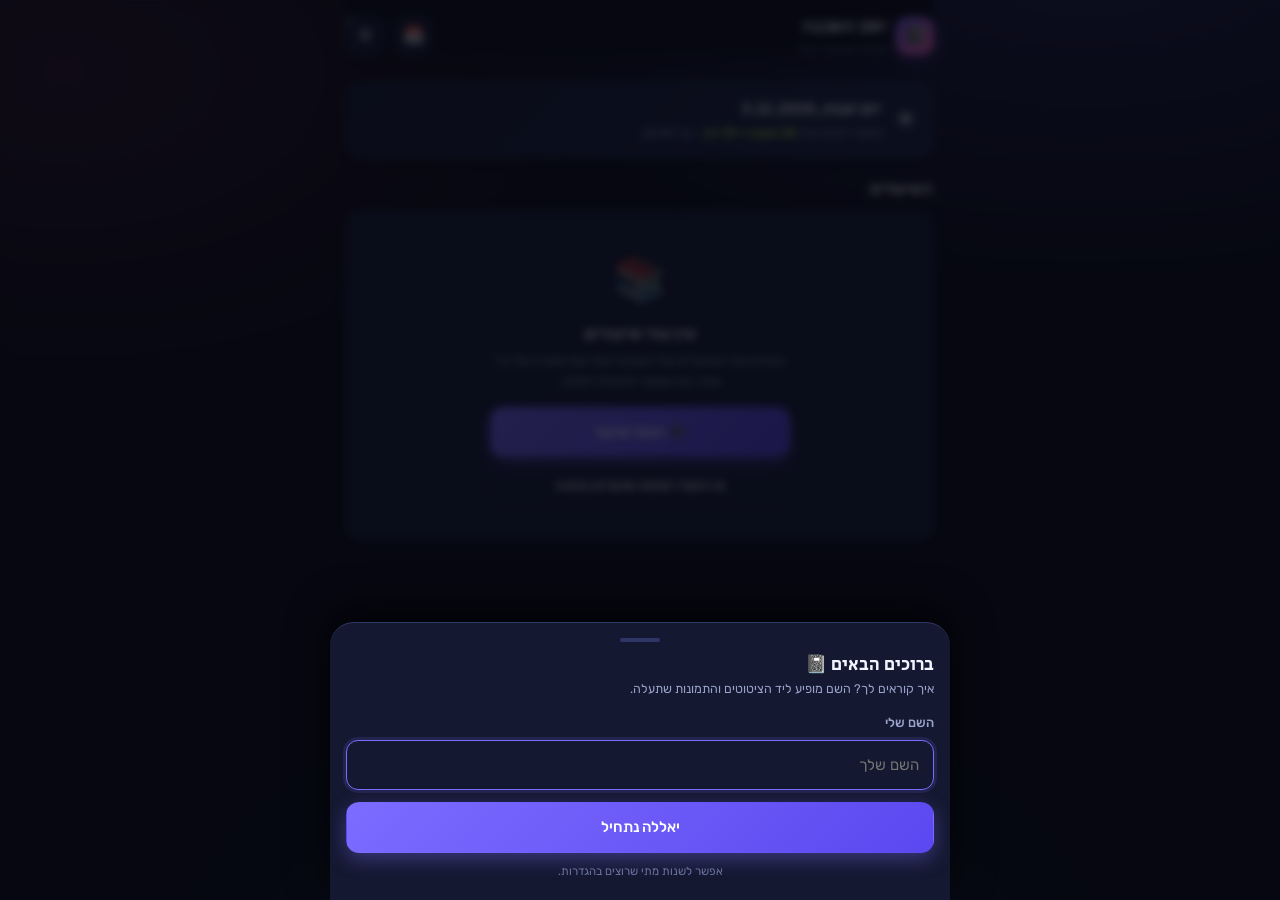
<file: shichva/index.html>
<!DOCTYPE html>
<html lang="he" dir="rtl">
<head>
<meta charset="UTF-8" />
<meta name="viewport" content="width=device-width, initial-scale=1.0, viewport-fit=cover" />
<title>יומן השכבה · סיכום יומי של השיעורים</title>

<meta name="description" content="כל השיעורים של השכבה במקום אחד. ממלאים רמת שיעמום, ציטוטים, תמונות וכמה פעמים אמרו 67 — ובסוף כל יום מקבלים סיכום באחוזים של כל השכבה." />
<meta name="theme-color" content="#0d0f1a" />

<meta property="og:type" content="website" />
<meta property="og:title" content="יומן השכבה 📓" />
<meta property="og:description" content="ממלאים את השיעורים של היום — ובעשר בלילה יוצא סיכום באחוזים של כל השכבה. שיעמום, ציטוטים, תמונות וכמה פעמים אמרו 67." />
<meta property="og:locale" content="he_IL" />

<link rel="preconnect" href="https://fonts.googleapis.com" />
<link rel="preconnect" href="https://fonts.gstatic.com" crossorigin />
<link href="https://fonts.googleapis.com/css2?family=Secular+One&family=Rubik:wght@300;400;500;600;700&display=swap" rel="stylesheet" />
<link rel="stylesheet" href="styles.css" />
<link rel="icon" href="data:image/svg+xml,<svg xmlns='http://www.w3.org/2000/svg' viewBox='0 0 100 100'><rect width='100' height='100' rx='22' fill='%237c6cff'/><text y='70' x='50' font-size='56' text-anchor='middle' fill='white' font-family='sans-serif'>📓</text></svg>" />
</head>
<body>

<div class="app">

  <!-- ============ TOP BAR ============ -->
  <header class="top">
    <div class="top-row">
      <button class="icon-btn" id="btnBack" style="display:none" aria-label="חזור">→</button>
      <div class="brand">
        <div class="brand-logo" id="brandLogo">📓</div>
        <div class="brand-txt">
          <div class="brand-name" id="brandName">יומן השכבה</div>
          <div class="brand-sub" id="brandSub">טוען…</div>
        </div>
      </div>
      <button class="icon-btn" id="btnHistory" aria-label="היסטוריה">📅</button>
      <button class="icon-btn" id="btnSettings" aria-label="הגדרות">⚙️<span class="sync-dot" id="syncDot"></span></button>
    </div>
  </header>

  <!-- ============ HOME ============ -->
  <section class="screen on" id="scHome">
    <div class="daybar" id="dayBar">
      <div class="daybar-ic" id="dayBarIc">☀️</div>
      <div class="daybar-main">
        <div class="daybar-date" id="dayBarDate">—</div>
        <div class="daybar-sub" id="dayBarSub">—</div>
      </div>
    </div>

    <div class="sec-head"><h2>השיעורים</h2><span class="count" id="lessonsCount"></span></div>
    <div class="card pad0" id="lessonsList"></div>

    <div class="btn-row" id="homeActions"></div>
    <div id="todaySummaryWrap"></div>
  </section>

  <!-- ============ LESSON ============ -->
  <section class="screen" id="scLesson">
    <div class="card" id="lessonHero"></div>
    <div class="sec-head"><h2>המילוי שלי</h2><span class="count" id="lessonMeState"></span></div>
    <div class="card pad0" id="paramsForm"></div>
    <div class="btn-row">
      <button class="btn primary" id="btnSaveEntry">שמור</button>
    </div>
    <div id="lessonAgg"></div>
  </section>

  <!-- ============ DAY SUMMARY ============ -->
  <section class="screen" id="scDay"></section>

  <!-- ============ HISTORY ============ -->
  <section class="screen" id="scHistory">
    <div class="sec-head"><h2>היסטוריה</h2><span class="count" id="histCount"></span></div>
    <div class="card pad0" id="histList"></div>
  </section>

  <!-- ============ SETTINGS ============ -->
  <section class="screen" id="scSettings">
    <div class="sec-head"><h2>אני</h2></div>
    <div class="card">
      <div class="field" style="margin-top:0">
        <label for="inpMyName">השם שלי</label>
        <input class="inp" id="inpMyName" placeholder="איך קוראים לך?" maxlength="24" />
        <div class="hint">מופיע ליד הציטוטים והתמונות שאתה מעלה.</div>
      </div>
    </div>

    <div class="sec-head"><h2>השיעורים</h2><span class="count" id="setLessonsCount"></span></div>
    <div class="card pad0" id="setLessonsList"></div>
    <div class="btn-row"><button class="btn lime" id="btnAddLesson">➕ הוסף שיעור</button></div>

    <div class="sec-head"><h2>הפרמטרים</h2><span class="count" id="setParamsCount"></span></div>
    <div class="card pad0" id="setParamsList"></div>
    <div class="btn-row"><button class="btn lime" id="btnAddParam">➕ הוסף פרמטר</button></div>

    <div class="sec-head"><h2>השכבה</h2></div>
    <div class="card">
      <div class="field" style="margin-top:0">
        <label for="inpGradeName">שם השכבה</label>
        <input class="inp" id="inpGradeName" placeholder="למשל: שכבת ט'" maxlength="30" />
      </div>
      <div class="field">
        <label for="inpLockHour">אפשר למלא עד השעה</label>
        <select class="inp" id="inpLockHour"></select>
        <div class="hint">בשעה הזאת היום נסגר, מחושב סיכום, והוא נשמר בהיסטוריה. יום חדש מתחיל בחצות.</div>
      </div>
    </div>

    <div class="sec-head"><h2>שיתוף ונתונים</h2></div>
    <div class="card" id="syncCard"></div>

    <div class="divider"></div>
    <div class="btn-row">
      <button class="btn ghost sm" id="btnExport">⬇️ ייצוא גיבוי</button>
      <button class="btn ghost sm" id="btnImport">⬆️ ייבוא</button>
    </div>
    <div class="btn-row"><button class="btn danger sm" id="btnReset">איפוס האפליקציה במכשיר הזה</button></div>
    <div class="hint" style="text-align:center;margin-top:18px;opacity:.6">יומן השכבה · v1</div>
  </section>

</div>

<!-- ============ SHEET ============ -->
<div class="sheet-wrap" id="sheetWrap">
  <div class="sheet-bg" id="sheetBg"></div>
  <div class="sheet" id="sheet"></div>
</div>

<div class="toast" id="toast"></div>

<input type="file" id="filePick" accept="image/*" style="display:none" />
<input type="file" id="jsonPick" accept="application/json,.json" style="display:none" />

<script src="app.js"></script>
</body>
</html>
</file>
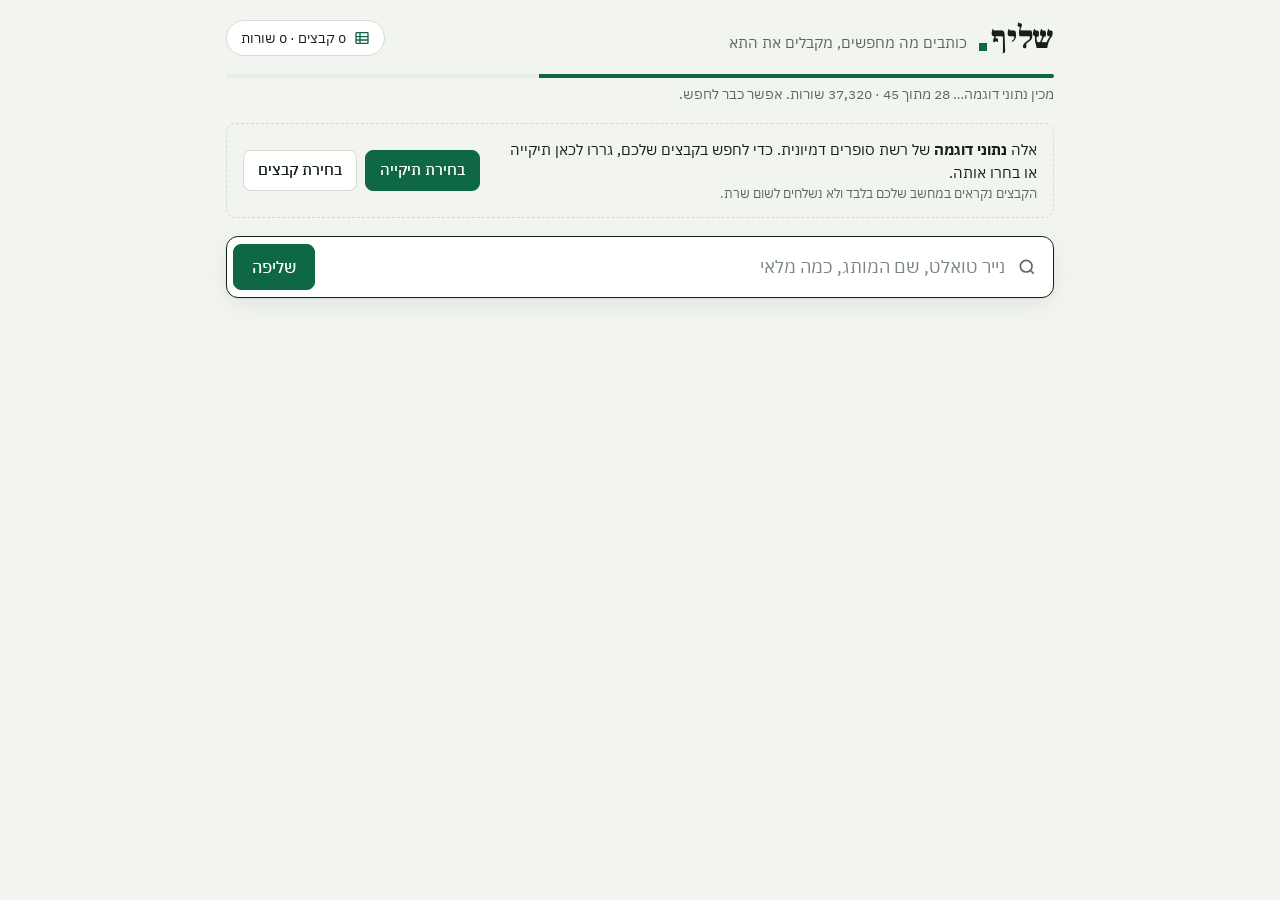
<file: shlif/index.html>
<!DOCTYPE html>
<html lang="he" dir="rtl">
<head>
<meta charset="UTF-8">
<meta name="viewport" content="width=device-width, initial-scale=1, viewport-fit=cover">
<meta name="claude:viewport-fit-sides" content="cover">
<title>שליף</title>
<meta name="description" content="כותבים מה מחפשים — ושליף שולף את התשובה מתוך מאות קבצי אקסל. הכול נשאר במחשב שלכם.">
<meta property="og:title" content="שליף — שולפים תשובה מתוך מאות אקסלים">
<meta property="og:description" content="נייר טואלט, מותג, כמה מלאי — ומקבלים את המספר, עם הקובץ והתא שממנו הגיע.">
<link rel="preconnect" href="https://fonts.googleapis.com">
<link rel="preconnect" href="https://fonts.gstatic.com" crossorigin>
<link rel="stylesheet" href="https://fonts.googleapis.com/css2?family=Frank+Ruhl+Libre:wght@700;900&family=IBM+Plex+Mono:wght@400;500&family=IBM+Plex+Sans+Hebrew:wght@400;500;600&display=swap">
<style>
/* פריסה: טור אחד צר — שורת חיפוש, "התא הנבחר" עם התשובה, ומתחתיו השורות שנמצאו. */
:root {
  --bg: #f1f4ef;
  --surface: #ffffff;
  --sunken: #e8ede6;
  --ink: #15201a;
  --muted: #5a695f;
  --line: #d3dbd1;
  --accent: #0d6843;
  --accent-ink: #ffffff;
  --accent-soft: #dcefe4;
  --mark: #ffe36e;
  --mark-ink: #2a2300;
  --warn: #7d5200;
  --warn-soft: #fbeecb;
  --bad: #b3261e;
  --shadow: 0 1px 2px rgba(21, 32, 26, .06), 0 8px 24px rgba(21, 32, 26, .06);
  --font-display: 'Frank Ruhl Libre', 'David Libre', 'David', 'Times New Roman', serif;
  --font-body: 'IBM Plex Sans Hebrew', 'Heebo', 'Segoe UI', 'Arial Hebrew', Arial, sans-serif;
  --font-mono: 'IBM Plex Mono', ui-monospace, 'SF Mono', Menlo, Consolas, monospace;
}
@media (prefers-color-scheme: dark) {
  :root:not([data-theme="light"]) {
    --bg: #0e1411; --surface: #161e19; --sunken: #111814; --ink: #e6ede8; --muted: #94a59a; --line: #2a362f;
    --accent: #4ac48c; --accent-ink: #04231a; --accent-soft: #15342a; --mark: #e6c23c; --mark-ink: #1d1800;
    --warn: #efc264; --warn-soft: #392e12; --bad: #ff8a80;
    --shadow: 0 1px 2px rgba(0, 0, 0, .3), 0 8px 24px rgba(0, 0, 0, .25);
    color-scheme: dark;
  }
}
:root[data-theme="dark"] {
  --bg: #0e1411; --surface: #161e19; --sunken: #111814; --ink: #e6ede8; --muted: #94a59a; --line: #2a362f;
  --accent: #4ac48c; --accent-ink: #04231a; --accent-soft: #15342a; --mark: #e6c23c; --mark-ink: #1d1800;
  --warn: #efc264; --warn-soft: #392e12; --bad: #ff8a80;
  --shadow: 0 1px 2px rgba(0, 0, 0, .3), 0 8px 24px rgba(0, 0, 0, .25);
  color-scheme: dark;
}

*, *::before, *::after { box-sizing: border-box; }
html { -webkit-text-size-adjust: 100%; }
body {
  margin: 0;
  background: var(--bg);
  color: var(--ink);
  font-family: var(--font-body);
  font-size: 16px;
  line-height: 1.5;
}
[hidden] { display: none !important; }
button, input { font: inherit; color: inherit; }
button { cursor: pointer; }
:focus-visible { outline: 2px solid var(--accent); outline-offset: 2px; }
bdi { unicode-bidi: isolate; }
.mono { font-family: var(--font-mono); font-size: .86em; direction: ltr; unicode-bidi: isolate; }

.app {
  max-width: 860px;
  margin: 0 auto;
  padding-block: 20px 72px;
  padding-left: max(16px, env(safe-area-inset-left, 0px));
  padding-right: max(16px, env(safe-area-inset-right, 0px));
  display: flex;
  flex-direction: column;
  gap: 18px;
}

/* ---------- כותרת ---------- */
.top { display: flex; align-items: center; justify-content: space-between; gap: 12px; flex-wrap: wrap; }
.brand { display: flex; align-items: baseline; gap: 12px; min-width: 0; }
.logo {
  font-family: var(--font-display);
  font-weight: 900;
  font-size: 2rem;
  line-height: 1;
  letter-spacing: -.01em;
  position: relative;
  padding-inline-end: 12px;
}
.logo::after { /* ידית המילוי של תא נבחר */
  content: "";
  position: absolute;
  inset-inline-end: 0;
  bottom: 3px;
  width: 8px; height: 8px;
  background: var(--accent);
}
.tag { color: var(--muted); font-size: .92rem; }
.status {
  display: inline-flex; align-items: center; gap: 8px;
  border: 1px solid var(--line);
  background: var(--surface);
  border-radius: 999px;
  padding: 6px 14px;
  font-size: .9rem;
  font-variant-numeric: tabular-nums;
}
.status:hover { border-color: var(--accent); }
.status svg { width: 16px; height: 16px; flex: none; color: var(--accent); }

/* ---------- התקדמות ---------- */
.progress { display: flex; flex-direction: column; gap: 6px; font-size: .88rem; color: var(--muted); font-variant-numeric: tabular-nums; }
.bar { height: 4px; background: var(--sunken); border-radius: 2px; overflow: hidden; }
.bar > i { display: block; height: 100%; width: 0; background: var(--accent); transition: width .2s linear; }

/* ---------- חיבור קבצים ---------- */
.connect {
  border: 1.5px dashed var(--line);
  border-radius: 10px;
  padding: 14px 16px;
  display: flex; flex-wrap: wrap; align-items: center; gap: 10px 16px;
  background: transparent;
}
.connect p { margin: 0; flex: 1 1 280px; min-width: 0; font-size: .95rem; }
.connect small { display: block; color: var(--muted); font-size: .84rem; }
.connect .actions { display: flex; flex-wrap: wrap; gap: 8px; }
.btn {
  border: 1px solid var(--line);
  background: var(--surface);
  border-radius: 8px;
  padding: 8px 14px;
  font-weight: 500;
  font-size: .93rem;
  white-space: nowrap;
}
.btn:hover { border-color: var(--accent); }
.btn.primary { background: var(--accent); color: var(--accent-ink); border-color: var(--accent); }
.btn.primary:hover { filter: brightness(1.08); }
.btn.danger { color: var(--bad); }
.btn.small { padding: 5px 10px; font-size: .85rem; }

/* ---------- חיפוש ---------- */
.search {
  display: flex; align-items: center; gap: 8px;
  background: var(--surface);
  border: 1.5px solid var(--ink);
  border-radius: 12px;
  padding: 6px 6px 6px 6px;
  padding-inline-start: 16px;
  box-shadow: var(--shadow);
}
.search:focus-within { border-color: var(--accent); }
.search svg { width: 20px; height: 20px; flex: none; color: var(--muted); }
.search input {
  flex: 1; min-width: 0;
  border: 0; outline: 0; background: transparent;
  font-size: 1.15rem;
  padding: 10px 4px;
}
.search input::placeholder { color: var(--muted); opacity: .8; }
.search input::-webkit-search-cancel-button { display: none; }
.search .btn { padding: 10px 18px; font-size: 1rem; border-radius: 8px; }

.chips { display: flex; flex-wrap: wrap; gap: 6px 8px; align-items: center; font-size: .88rem; color: var(--muted); }
.chip {
  border: 1px solid var(--line);
  background: transparent;
  border-radius: 999px;
  padding: 4px 12px;
  font-size: .88rem;
  color: var(--ink);
  max-width: 100%;
  text-align: start;
}
.chip:hover { border-color: var(--accent); background: var(--accent-soft); }
.chip.on { background: var(--accent); color: var(--accent-ink); border-color: var(--accent); }
.chip b { font-weight: 600; font-variant-numeric: tabular-nums; margin-inline-start: 6px; }

/* ---------- התשובה: תא נבחר ---------- */
.cell {
  position: relative;
  background: var(--surface);
  border: 2px solid var(--accent);
  padding: 16px 20px 18px;
  display: flex; flex-direction: column; gap: 4px;
}
.cell::after { /* ידית המילוי בפינת התא */
  content: "";
  position: absolute;
  inset-inline-end: -6px; bottom: -6px;
  width: 10px; height: 10px;
  background: var(--accent);
  border: 2px solid var(--bg);
}
.cell .label { color: var(--muted); font-size: .9rem; display: flex; flex-wrap: wrap; gap: 4px 10px; align-items: baseline; }
.cell .addr {
  font-family: var(--font-mono); font-size: .78rem; direction: ltr;
  background: var(--sunken); border: 1px solid var(--line);
  padding: 0 6px; border-radius: 3px; color: var(--ink);
}
.cell .value {
  font-size: clamp(2.4rem, 9vw, 3.8rem);
  font-weight: 600;
  line-height: 1.1;
  font-variant-numeric: tabular-nums;
  letter-spacing: -.02em;
  overflow-wrap: anywhere;
}
.cell .value.text { font-size: clamp(1.5rem, 5vw, 2.1rem); letter-spacing: 0; }
.cell .value small { font-size: .38em; font-weight: 500; color: var(--muted); letter-spacing: 0; margin-inline-start: 8px; }
.cell .sub { color: var(--muted); font-size: .95rem; overflow-wrap: anywhere; }
.cell .sub strong { color: var(--ink); font-weight: 600; }
.cell .extra { display: flex; flex-wrap: wrap; gap: 4px 18px; margin-top: 6px; font-size: .95rem; }
.cell .extra span b { font-weight: 600; font-variant-numeric: tabular-nums; }
.note {
  background: var(--warn-soft); color: var(--warn);
  border-radius: 8px; padding: 8px 12px; font-size: .9rem;
}
.breakdown { display: flex; flex-direction: column; gap: 8px; }
.breakdown h3, .results-head { margin: 0; font-size: .82rem; font-weight: 600; color: var(--muted); letter-spacing: .02em; }

/* ---------- שורות שנמצאו ---------- */
.results-head { display: flex; justify-content: space-between; gap: 12px; flex-wrap: wrap; font-variant-numeric: tabular-nums; }
.hits { background: var(--surface); border: 1px solid var(--line); border-radius: 10px; overflow: hidden; }
.hit { border-bottom: 1px solid var(--line); }
.hit:last-child { border-bottom: 0; }
.hit > button {
  all: unset; box-sizing: border-box; cursor: pointer;
  display: grid; grid-template-columns: minmax(0, 1fr) auto; gap: 4px 16px; align-items: center;
  width: 100%; padding: 12px 16px;
}
.hit > button:hover { background: var(--sunken); }
.hit > button:focus-visible { outline: 2px solid var(--accent); outline-offset: -2px; }
.hit .title { font-weight: 600; overflow-wrap: anywhere; grid-column: 1; }
.hit .fields { color: var(--muted); font-size: .9rem; overflow-wrap: anywhere; grid-column: 1; }
.hit .fields span + span::before { content: " · "; }
.hit .fields em { font-style: normal; color: var(--ink); }
.hit .src { color: var(--muted); font-size: .78rem; overflow-wrap: anywhere; grid-column: 1; }
.hit .tv { grid-row: 1 / span 3; grid-column: 2; text-align: end; display: flex; flex-direction: column; gap: 2px; max-width: 38vw; }
.hit .tv b { font-size: 1.35rem; font-weight: 600; font-variant-numeric: tabular-nums; line-height: 1.15; overflow-wrap: anywhere; }
.hit .tv small { color: var(--muted); font-size: .76rem; }
.hit .tv b.zero { color: var(--bad); }
mark { background: var(--mark); color: var(--mark-ink); border-radius: 2px; padding: 0 1px; }
.detail {
  margin: 0; padding: 4px 16px 14px;
  display: grid; grid-template-columns: minmax(90px, max-content) minmax(0, 1fr); gap: 0;
  font-size: .9rem;
}
.detail dt, .detail dd { margin: 0; padding: 5px 8px; border-bottom: 1px solid var(--line); overflow-wrap: anywhere; }
.detail dt { color: var(--muted); background: var(--sunken); border-inline-end: 1px solid var(--line); display: flex; gap: 8px; align-items: baseline; }
.detail dt .mono { color: var(--muted); opacity: .75; flex: none; min-width: 3.2em; }
.detail dd.t { font-weight: 600; background: var(--accent-soft); }
.more { align-self: center; }
.empty { color: var(--muted); text-align: center; padding: 28px 12px; }
.empty strong { display: block; color: var(--ink); font-size: 1.05rem; margin-bottom: 4px; }
.foot { color: var(--muted); font-size: .8rem; text-align: center; font-variant-numeric: tabular-nums; }

/* ---------- חלון הקבצים ---------- */
dialog {
  border: 1px solid var(--line); border-radius: 12px; padding: 0;
  background: var(--surface); color: var(--ink);
  width: min(680px, calc(100vw - 24px)); max-height: min(86vh, 760px);
  box-shadow: var(--shadow);
}
dialog::backdrop { background: rgba(10, 16, 12, .5); }
.dlg { display: flex; flex-direction: column; max-height: inherit; }
.dlg header { display: flex; justify-content: space-between; align-items: center; gap: 12px; padding: 14px 18px; border-bottom: 1px solid var(--line); }
.dlg h2 { margin: 0; font-family: var(--font-display); font-size: 1.3rem; font-weight: 700; }
.dlg .x { border: 0; background: transparent; font-size: 1.4rem; line-height: 1; padding: 4px 8px; border-radius: 6px; }
.dlg .x:hover { background: var(--sunken); }
.dlg .tools { display: flex; flex-wrap: wrap; gap: 8px; padding: 12px 18px; border-bottom: 1px solid var(--line); }
.dlg .tools input { flex: 1 1 160px; min-width: 0; border: 1px solid var(--line); border-radius: 8px; padding: 6px 10px; background: var(--bg); }
.files { overflow: auto; padding: 4px 0; flex: 1; min-height: 80px; }
.file { display: grid; grid-template-columns: minmax(0, 1fr) auto auto; gap: 2px 12px; align-items: center; padding: 7px 18px; font-size: .9rem; }
.file:hover { background: var(--sunken); }
.file .n { overflow-wrap: anywhere; }
.file .p { color: var(--muted); font-size: .78rem; overflow-wrap: anywhere; }
.file .c { color: var(--muted); font-variant-numeric: tabular-nums; white-space: nowrap; font-size: .84rem; }
.file .e { color: var(--bad); font-size: .82rem; grid-column: 1 / -1; }
.file button { border: 0; background: transparent; color: var(--muted); padding: 2px 8px; border-radius: 6px; font-size: 1.1rem; line-height: 1; }
.file button:hover { color: var(--bad); background: var(--surface); }
.dlg footer { display: flex; flex-wrap: wrap; justify-content: space-between; gap: 8px; padding: 12px 18px; border-top: 1px solid var(--line); font-size: .84rem; color: var(--muted); align-items: center; }

.veil {
  position: fixed; inset: 0; z-index: 50;
  background: color-mix(in srgb, var(--accent) 88%, transparent);
  color: var(--accent-ink);
  display: grid; place-items: center;
  font-family: var(--font-display); font-size: clamp(1.6rem, 6vw, 2.6rem); font-weight: 700;
  pointer-events: none; text-align: center; padding: 24px;
}
.toast {
  position: fixed; z-index: 60; bottom: calc(18px + env(safe-area-inset-bottom, 0px)); left: 50%; transform: translateX(-50%);
  background: var(--ink); color: var(--bg);
  padding: 9px 16px; border-radius: 8px; font-size: .92rem; max-width: calc(100vw - 32px);
  box-shadow: var(--shadow);
}
@media (max-width: 520px) {
  .logo { font-size: 1.7rem; }
  .tag { display: none; }
  .search input { font-size: 1.02rem; }
  .search .btn { padding: 10px 12px; }
  .cell { padding: 14px 14px 16px; }
  .hit > button { padding: 11px 12px; gap: 3px 10px; }
  .hit .tv { max-width: 34vw; }
  .hit .tv b { font-size: 1.15rem; }
}
@media (prefers-reduced-motion: reduce) { .bar > i { transition: none; } }
</style>
</head>
<body>
<div class="app" dir="rtl" lang="he">

  <header class="top">
    <div class="brand">
      <span class="logo">שליף</span>
      <span class="tag">כותבים מה מחפשים, מקבלים את התא</span>
    </div>
    <button class="status" id="sourcesBtn" type="button" title="הקבצים שלי">
      <svg viewBox="0 0 24 24" fill="none" stroke="currentColor" stroke-width="2" aria-hidden="true"><rect x="3" y="4" width="18" height="16" rx="1"/><path d="M3 10h18M3 15h18M9 4v16"/></svg>
      <span id="statText">טוען…</span>
    </button>
  </header>

  <div class="progress" id="progress" hidden>
    <div class="bar"><i id="progressBar"></i></div>
    <div id="progressText"></div>
  </div>

  <section class="connect" id="connect" hidden>
    <p id="connectText"></p>
    <div class="actions">
      <button class="btn primary" id="btnDir" type="button">בחירת תיקייה</button>
      <button class="btn" id="btnFiles" type="button">בחירת קבצים</button>
      <button class="btn" id="btnDemo" type="button" hidden>נתוני דוגמה</button>
    </div>
  </section>

  <form class="search" id="searchForm" role="search">
    <svg viewBox="0 0 24 24" fill="none" stroke="currentColor" stroke-width="2" aria-hidden="true"><circle cx="11" cy="11" r="7"/><path d="m20 20-3.5-3.5"/></svg>
    <input id="q" type="search" autocomplete="off" autocapitalize="off" spellcheck="false" enterkeyhint="search"
           aria-label="מה לחפש" placeholder="נייר טואלט, שם המותג, כמה מלאי">
    <button class="btn primary" type="submit">שליפה</button>
  </form>

  <div class="chips" id="chips"></div>

  <div id="out" aria-live="polite" style="display:flex;flex-direction:column;gap:18px"></div>

  <dialog id="sources">
    <div class="dlg">
      <header>
        <h2>הקבצים שלי</h2>
        <button class="x" id="dlgClose" type="button" aria-label="סגירה">×</button>
      </header>
      <div class="tools">
        <button class="btn small primary" id="dlgDir" type="button">הוספת תיקייה</button>
        <button class="btn small" id="dlgFiles" type="button">הוספת קבצים</button>
        <button class="btn small" id="dlgRefresh" type="button" hidden>רענון מהתיקייה</button>
        <input id="fileFilter" type="search" placeholder="סינון לפי שם קובץ" aria-label="סינון לפי שם קובץ">
      </div>
      <div class="files" id="fileList"></div>
      <footer>
        <span id="dlgSummary"></span>
        <button class="btn small danger" id="dlgClear" type="button">מחיקת כל הנתונים</button>
      </footer>
    </div>
  </dialog>

  <input type="file" id="pickFiles" multiple hidden accept=".xlsx,.xlsm,.xls,.xlsb,.ods,.csv,.tsv">
  <input type="file" id="pickDir" webkitdirectory multiple hidden>
  <div class="veil" id="veil" hidden>שחררו כאן את הקבצים או התיקייה</div>
  <div class="toast" id="toast" hidden role="status"></div>
</div>
<script src="shared.js"></script>
<script src="demo-data.js"></script>
<script src="app.js"></script>
</body>
</html>
</file>
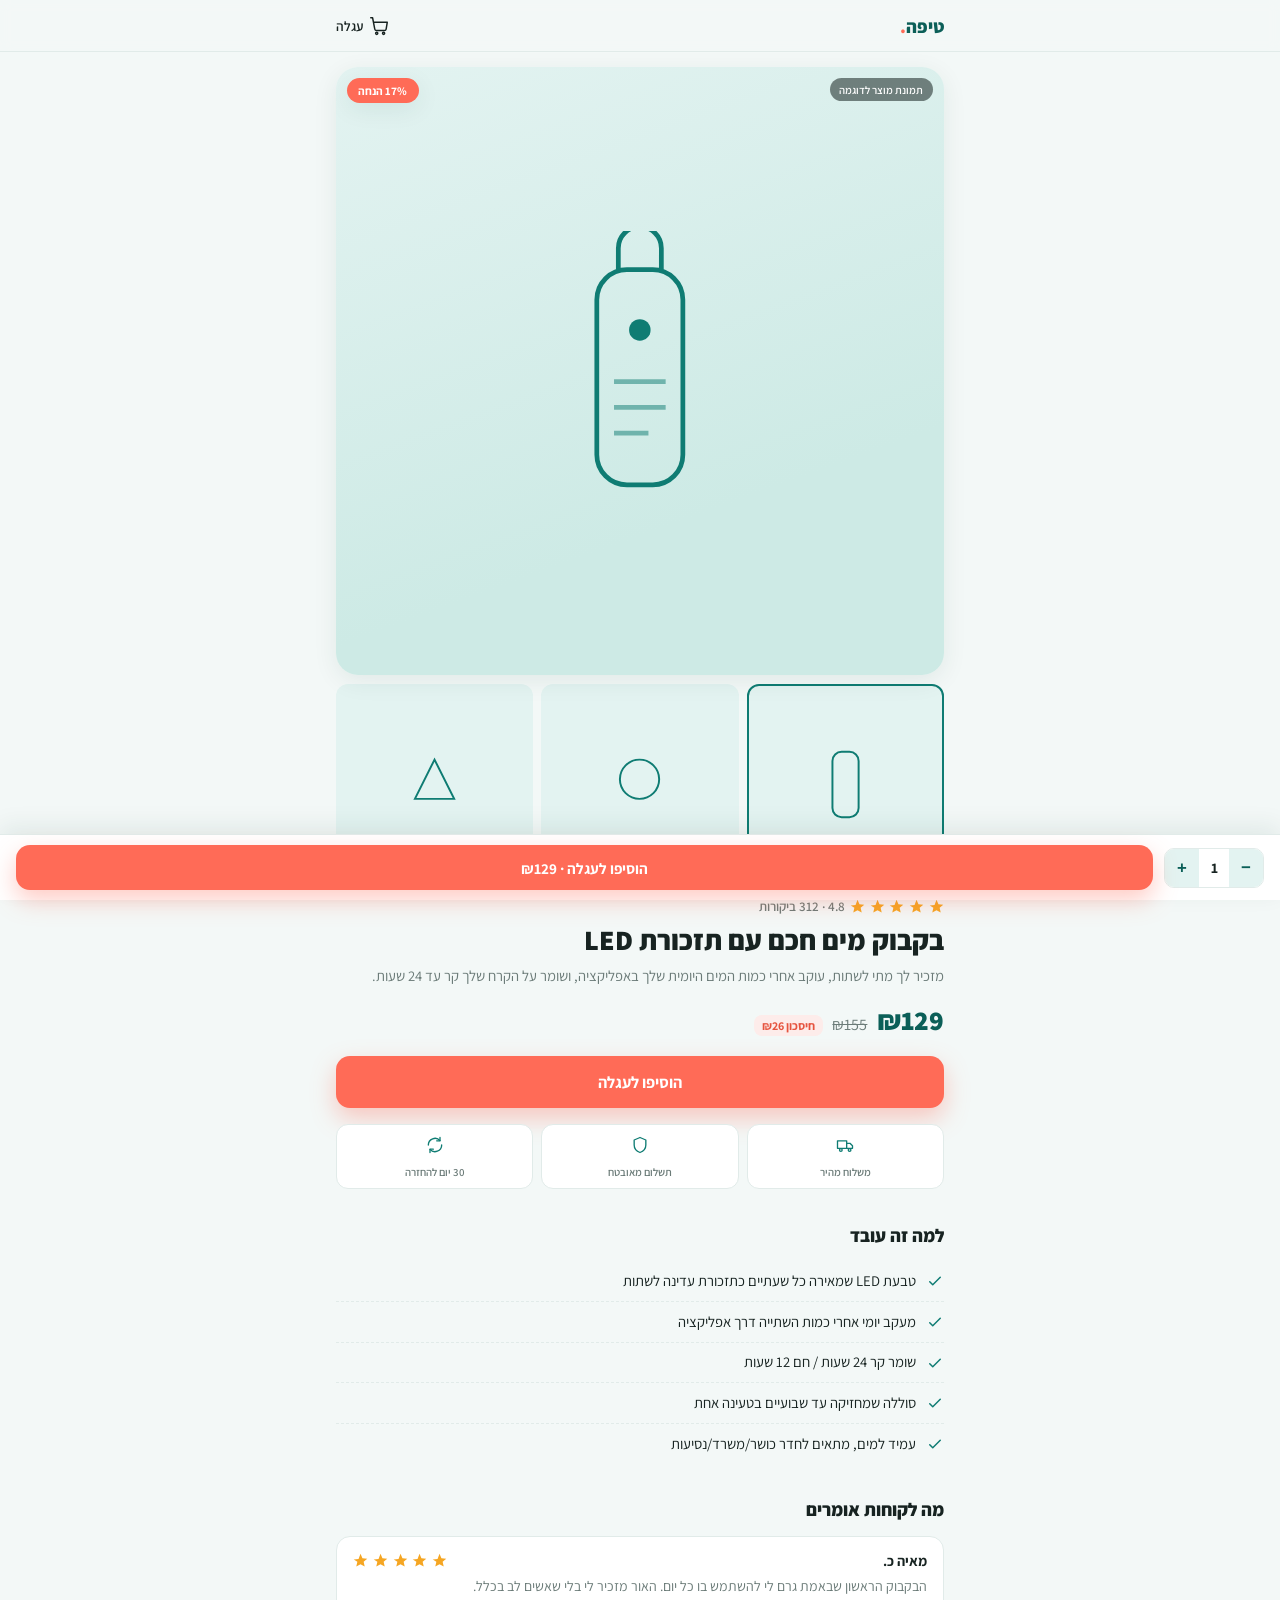
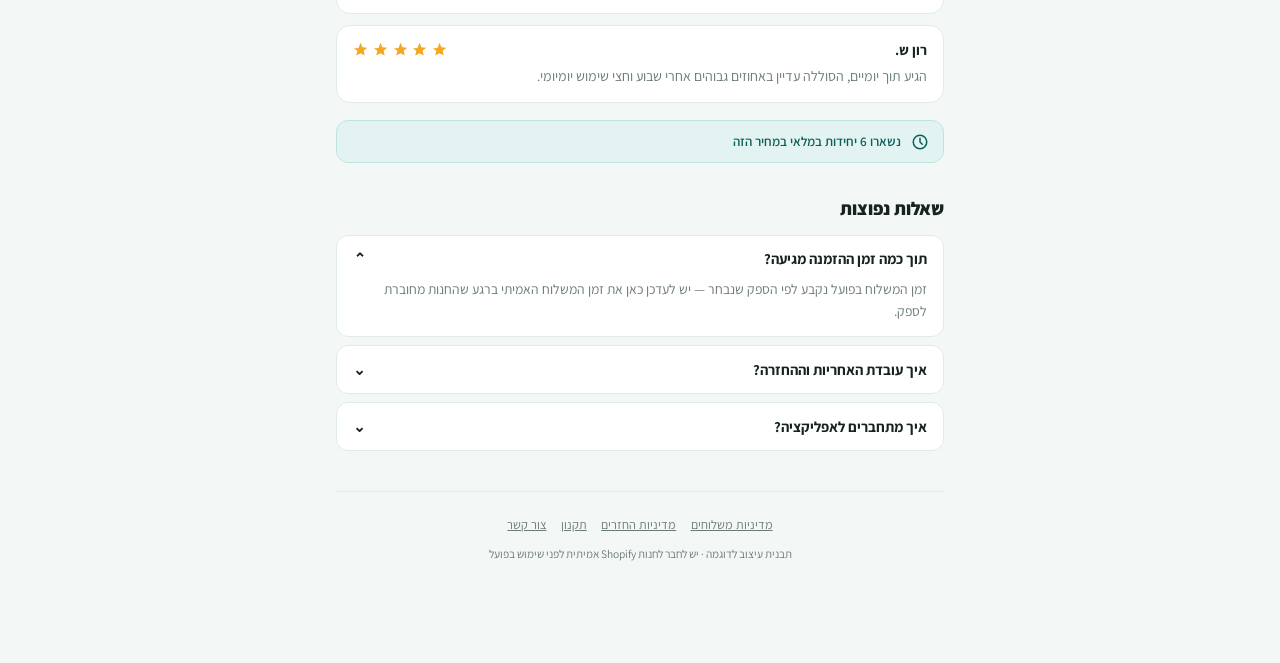
<file: dropshipping-ai-store/site-template/index.html>
<!--
  תבנית עיצוב לדף מוצר — סטטי, ללא build step, ללא תלויות.
  זהו רפרנס ויזואלי בלבד: כפתור ה-CTA לא מחובר לעגלה/סליקה אמיתית.
  בפועל יש לחבר אותו ל-Shopify Checkout / Stripe Checkout (מארח, PCI-compliant) —
  ראו docs/02-website-plan.md. התוכן (מוצר/מחיר/ביקורות) לדוגמה בלבד.
-->
<!DOCTYPE html>
<html lang="he" dir="rtl">
<head>
  <meta charset="UTF-8" />
  <meta name="viewport" content="width=device-width, initial-scale=1.0, maximum-scale=1.0, user-scalable=no" />
  <title>טיפה · בקבוק מים חכם עם תזכורת שתייה</title>
  <meta name="description" content="בקבוק מים חכם עם טבעת LED שמזכירה לך מתי לשתות, ומעקב יומי באפליקציה." />

  <link rel="preconnect" href="https://fonts.googleapis.com" />
  <link rel="preconnect" href="https://fonts.gstatic.com" crossorigin />
  <link href="https://fonts.googleapis.com/css2?family=Assistant:wght@400;500;600;700;800&display=swap" rel="stylesheet" />

  <style>
    *, *::before, *::after { box-sizing: border-box; margin: 0; padding: 0; -webkit-tap-highlight-color: transparent; }

    :root {
      --bg:      #f3f8f7;
      --surface: #ffffff;
      --ink:     #172321;
      --muted:   #6b7b78;
      --line:    #e1ebe9;
      --brand:   #0f7c73;
      --brand-dk:#0b5f58;
      --brand-sf:#e3f3f1;
      --accent:  #ff6b57;
      --accent-dk:#e6543f;
      --star:    #f5a623;
      --shadow:    0 6px 24px rgba(15,60,55,0.08);
      --shadow-lg: 0 16px 44px rgba(15,60,55,0.16);
      --radius: 18px;
    }

    html { scroll-behavior: smooth; }
    body {
      background: var(--bg);
      color: var(--ink);
      font-family: 'Assistant', sans-serif;
      min-height: 100svh;
      -webkit-font-smoothing: antialiased;
      padding-bottom: 84px; /* מקום לסרגל ה-CTA הנדבק */
    }

    .wrap { max-width: 640px; margin: 0 auto; padding: 0 1rem; }
    a { color: inherit; }
    ul { list-style: none; }

    /* ── Header ── */
    header.site {
      position: sticky; top: 0; z-index: 20;
      background: rgba(243,248,247,0.92); backdrop-filter: blur(6px);
      border-bottom: 1px solid var(--line);
    }
    header.site .row {
      max-width: 640px; margin: 0 auto; padding: 0.85rem 1rem;
      display: flex; align-items: center; justify-content: space-between;
    }
    .brand { font-weight: 800; font-size: 1.15rem; letter-spacing: 0.01em; color: var(--brand-dk); }
    .brand em { font-style: normal; color: var(--accent); }
    .cart-btn {
      display: flex; align-items: center; gap: 0.3rem;
      background: none; border: none; color: var(--ink);
      font-family: inherit; font-size: 0.85rem; font-weight: 600; cursor: pointer;
    }
    .cart-btn svg { width: 22px; height: 22px; stroke: var(--ink); fill: none; stroke-width: 1.6; }

    /* ── Gallery ── */
    .gallery { position: relative; margin-top: 0.9rem; }
    .gallery-main {
      position: relative; aspect-ratio: 1 / 1; border-radius: var(--radius);
      background: linear-gradient(160deg, var(--brand-sf), #cdeae5 70%);
      display: flex; align-items: center; justify-content: center;
      overflow: hidden; box-shadow: var(--shadow);
    }
    .gallery-main svg { width: 46%; height: 46%; }
    .badge-sample {
      position: absolute; top: 0.7rem; inset-inline-start: 0.7rem;
      background: rgba(23,35,33,0.55); color: #fff; font-size: 0.68rem; font-weight: 600;
      padding: 0.3rem 0.6rem; border-radius: 99px;
    }
    .badge-sale {
      position: absolute; top: 0.7rem; inset-inline-end: 0.7rem;
      background: var(--accent); color: #fff; font-size: 0.72rem; font-weight: 700;
      padding: 0.32rem 0.7rem; border-radius: 99px; box-shadow: var(--shadow);
    }
    .thumbs { display: flex; gap: 0.5rem; margin-top: 0.6rem; }
    .thumbs .t {
      flex: 1; aspect-ratio: 1/1; border-radius: 12px; background: var(--brand-sf);
      border: 2px solid transparent; display: flex; align-items: center; justify-content: center;
    }
    .thumbs .t.active { border-color: var(--brand); }
    .thumbs .t svg { width: 44%; height: 44%; }

    /* ── Title / price ── */
    .stars { display: flex; align-items: center; gap: 0.3rem; margin-top: 1rem; }
    .stars svg { width: 15px; height: 15px; fill: var(--star); }
    .stars span { font-size: 0.82rem; color: var(--muted); font-weight: 600; }

    h1 { font-size: 1.5rem; font-weight: 800; line-height: 1.35; margin-top: 0.4rem; }
    .subtitle { color: var(--muted); font-size: 0.92rem; margin-top: 0.35rem; line-height: 1.6; }

    .price-row { display: flex; align-items: baseline; gap: 0.6rem; margin-top: 0.9rem; }
    .price-now { font-size: 1.7rem; font-weight: 800; color: var(--brand-dk); }
    .price-was { font-size: 1rem; color: var(--muted); text-decoration: line-through; }
    .price-off { background: #fdeceA; color: var(--accent-dk); font-weight: 700; font-size: 0.75rem; padding: 0.2rem 0.5rem; border-radius: 8px; }

    .cta-main {
      display: block; width: 100%; margin-top: 1.1rem; padding: 0.95rem;
      background: var(--accent); color: #fff; border: none; border-radius: 14px;
      font-family: inherit; font-size: 1.02rem; font-weight: 700; cursor: pointer;
      box-shadow: 0 10px 24px rgba(255,107,87,0.35);
    }
    .cta-main:active { transform: scale(0.98); }

    /* ── Trust badges ── */
    .trust { display: grid; grid-template-columns: repeat(3,1fr); gap: 0.5rem; margin-top: 1rem; }
    .trust div { background: var(--surface); border: 1px solid var(--line); border-radius: 12px; padding: 0.6rem 0.4rem; text-align: center; }
    .trust svg { width: 20px; height: 20px; stroke: var(--brand); fill: none; stroke-width: 1.6; margin-bottom: 0.3rem; }
    .trust p { font-size: 0.68rem; color: var(--muted); font-weight: 600; line-height: 1.3; }

    /* ── Sections ── */
    section.block { margin-top: 2.1rem; }
    h2 { font-size: 1.15rem; font-weight: 800; margin-bottom: 0.9rem; }

    .feature-list li {
      display: flex; align-items: flex-start; gap: 0.6rem;
      padding: 0.55rem 0; border-bottom: 1px dashed var(--line); font-size: 0.92rem; line-height: 1.5;
    }
    .feature-list li:last-child { border-bottom: none; }
    .feature-list svg { width: 18px; height: 18px; stroke: var(--brand); fill: none; stroke-width: 2; flex: none; margin-top: 0.15rem; }

    /* ── Reviews ── */
    .review { background: var(--surface); border: 1px solid var(--line); border-radius: 14px; padding: 0.9rem 1rem; margin-bottom: 0.7rem; }
    .review .top { display: flex; justify-content: space-between; align-items: center; margin-bottom: 0.4rem; }
    .review .name { font-weight: 700; font-size: 0.9rem; }
    .review p { font-size: 0.88rem; color: var(--muted); line-height: 1.55; }
    .review .stars { margin-top: 0; }

    /* ── Urgency ── */
    .urgency {
      display: flex; align-items: center; gap: 0.6rem; background: var(--brand-sf);
      border: 1px solid #bfe4df; border-radius: 12px; padding: 0.7rem 0.9rem; margin-top: 1.1rem;
      font-size: 0.82rem; color: var(--brand-dk); font-weight: 600;
    }
    .urgency svg { width: 18px; height: 18px; stroke: var(--brand-dk); fill: none; stroke-width: 2; flex: none; }

    /* ── FAQ ── */
    details.faq { background: var(--surface); border: 1px solid var(--line); border-radius: 12px; padding: 0.85rem 1rem; margin-bottom: 0.55rem; }
    details.faq summary { cursor: pointer; font-weight: 700; font-size: 0.92rem; list-style: none; display: flex; justify-content: space-between; align-items: center; }
    details.faq summary::-webkit-details-marker { display: none; }
    details.faq summary .chev { transition: transform 0.2s; }
    details.faq[open] summary .chev { transform: rotate(180deg); }
    details.faq p { font-size: 0.86rem; color: var(--muted); margin-top: 0.6rem; line-height: 1.6; }

    /* ── Footer ── */
    footer { margin-top: 2.5rem; padding: 1.5rem 0 1rem; text-align: center; border-top: 1px solid var(--line); }
    footer .links { display: flex; flex-wrap: wrap; justify-content: center; gap: 0.9rem; font-size: 0.78rem; color: var(--muted); margin-bottom: 0.6rem; }
    footer small { color: var(--muted); font-size: 0.72rem; }

    /* ── Sticky bottom bar ── */
    .sticky-bar {
      position: fixed; inset-inline: 0; bottom: 0; z-index: 30;
      background: var(--surface); border-top: 1px solid var(--line);
      box-shadow: 0 -8px 24px rgba(15,60,55,0.08);
      padding: 0.6rem 1rem; padding-bottom: calc(0.6rem + env(safe-area-inset-bottom));
      display: flex; align-items: center; gap: 0.7rem;
    }
    .qty { display: flex; align-items: center; border: 1px solid var(--line); border-radius: 10px; overflow: hidden; }
    .qty button { width: 34px; height: 38px; background: var(--brand-sf); border: none; font-size: 1.05rem; font-weight: 700; color: var(--brand-dk); cursor: pointer; }
    .qty span { width: 30px; text-align: center; font-weight: 700; font-size: 0.92rem; }
    .sticky-bar .cta-main { margin-top: 0; flex: 1; padding: 0.8rem; font-size: 0.95rem; }

    @media (min-width: 640px) {
      h1 { font-size: 1.75rem; }
      .gallery-main { border-radius: 22px; }
    }
  </style>
</head>
<body>

  <header class="site">
    <div class="row">
      <div class="brand">טיפה<em>.</em></div>
      <button class="cart-btn" type="button" aria-label="עגלת קניות">
        <svg viewBox="0 0 24 24"><path d="M3 3h2l2.4 12.4a2 2 0 0 0 2 1.6h8.4a2 2 0 0 0 2-1.6L21 8H6" stroke-linecap="round" stroke-linejoin="round"/><circle cx="9.5" cy="20" r="1.2"/><circle cx="17" cy="20" r="1.2"/></svg>
        עגלה
      </button>
    </div>
  </header>

  <main class="wrap">

    <div class="gallery">
      <div class="gallery-main">
        <span class="badge-sample">תמונת מוצר לדוגמה</span>
        <span class="badge-sale">17% הנחה</span>
        <!-- איור SVG כמציין-מקום — יש להחליף בצילום מוצר אמיתי -->
        <svg viewBox="0 0 100 130" fill="none" stroke="#0f7c73" stroke-width="2.2">
          <rect x="30" y="18" width="40" height="100" rx="14"/>
          <path d="M40 18 V8 a10 10 0 0 1 20 0 v10" />
          <circle cx="50" cy="46" r="5" fill="#0f7c73" stroke="none"/>
          <path d="M38 70 h24 M38 82 h24 M38 94 h16" stroke-opacity=".5"/>
        </svg>
      </div>
      <div class="thumbs">
        <div class="t active"><svg viewBox="0 0 100 130" fill="none" stroke="#0f7c73" stroke-width="3"><rect x="30" y="18" width="40" height="100" rx="14"/></svg></div>
        <div class="t"><svg viewBox="0 0 100 130" fill="none" stroke="#0f7c73" stroke-width="3"><circle cx="50" cy="60" r="30"/></svg></div>
        <div class="t"><svg viewBox="0 0 100 130" fill="none" stroke="#0f7c73" stroke-width="3"><path d="M20 90 L50 30 L80 90 Z"/></svg></div>
      </div>
    </div>

    <div class="stars" aria-label="דירוג 4.8 מתוך 5">
      <svg viewBox="0 0 20 20"><path d="M10 1l2.6 5.9 6.4.6-4.8 4.3 1.4 6.3L10 15l-5.6 3.1 1.4-6.3L1 8.5l6.4-.6z"/></svg>
      <svg viewBox="0 0 20 20"><path d="M10 1l2.6 5.9 6.4.6-4.8 4.3 1.4 6.3L10 15l-5.6 3.1 1.4-6.3L1 8.5l6.4-.6z"/></svg>
      <svg viewBox="0 0 20 20"><path d="M10 1l2.6 5.9 6.4.6-4.8 4.3 1.4 6.3L10 15l-5.6 3.1 1.4-6.3L1 8.5l6.4-.6z"/></svg>
      <svg viewBox="0 0 20 20"><path d="M10 1l2.6 5.9 6.4.6-4.8 4.3 1.4 6.3L10 15l-5.6 3.1 1.4-6.3L1 8.5l6.4-.6z"/></svg>
      <svg viewBox="0 0 20 20"><path d="M10 1l2.6 5.9 6.4.6-4.8 4.3 1.4 6.3L10 15l-5.6 3.1 1.4-6.3L1 8.5l6.4-.6z"/></svg>
      <span>4.8 · 312 ביקורות</span>
    </div>

    <h1>בקבוק מים חכם עם תזכורת LED</h1>
    <p class="subtitle">מזכיר לך מתי לשתות, עוקב אחרי כמות המים היומית שלך באפליקציה, ושומר על הקרח שלך קר עד 24 שעות.</p>

    <div class="price-row">
      <span class="price-now">₪129</span>
      <span class="price-was">₪155</span>
      <span class="price-off">חיסכון ₪26</span>
    </div>

    <button class="cta-main" type="button">הוסיפו לעגלה</button>

    <div class="trust">
      <div>
        <svg viewBox="0 0 24 24"><path d="M3 7h11v9H3zM14 10h4l3 3v3h-7z" stroke-linejoin="round"/><circle cx="7" cy="18" r="1.6"/><circle cx="17.5" cy="18" r="1.6"/></svg>
        <p>משלוח מהיר</p>
      </div>
      <div>
        <svg viewBox="0 0 24 24"><path d="M12 3l7 3v6c0 4.5-3 7.5-7 9-4-1.5-7-4.5-7-9V6z" stroke-linejoin="round"/></svg>
        <p>תשלום מאובטח</p>
      </div>
      <div>
        <svg viewBox="0 0 24 24"><path d="M4 12a8 8 0 0 1 14-5.3M20 12a8 8 0 0 1-14 5.3" stroke-linecap="round"/><path d="M18 3v4h-4M6 21v-4h4" stroke-linecap="round" stroke-linejoin="round"/></svg>
        <p>30 יום להחזרה</p>
      </div>
    </div>

    <section class="block">
      <h2>למה זה עובד</h2>
      <ul class="feature-list">
        <li><svg viewBox="0 0 24 24"><path d="M5 13l4 4L19 7" stroke-linecap="round" stroke-linejoin="round"/></svg> טבעת LED שמאירה כל שעתיים כתזכורת עדינה לשתות</li>
        <li><svg viewBox="0 0 24 24"><path d="M5 13l4 4L19 7" stroke-linecap="round" stroke-linejoin="round"/></svg> מעקב יומי אחרי כמות השתייה דרך אפליקציה</li>
        <li><svg viewBox="0 0 24 24"><path d="M5 13l4 4L19 7" stroke-linecap="round" stroke-linejoin="round"/></svg> שומר קר 24 שעות / חם 12 שעות</li>
        <li><svg viewBox="0 0 24 24"><path d="M5 13l4 4L19 7" stroke-linecap="round" stroke-linejoin="round"/></svg> סוללה שמחזיקה עד שבועיים בטעינה אחת</li>
        <li><svg viewBox="0 0 24 24"><path d="M5 13l4 4L19 7" stroke-linecap="round" stroke-linejoin="round"/></svg> עמיד למים, מתאים לחדר כושר/משרד/נסיעות</li>
      </ul>
    </section>

    <section class="block">
      <h2>מה לקוחות אומרים</h2>
      <div class="review">
        <div class="top"><span class="name">מאיה כ.</span>
          <div class="stars"><svg viewBox="0 0 20 20"><path d="M10 1l2.6 5.9 6.4.6-4.8 4.3 1.4 6.3L10 15l-5.6 3.1 1.4-6.3L1 8.5l6.4-.6z"/></svg><svg viewBox="0 0 20 20"><path d="M10 1l2.6 5.9 6.4.6-4.8 4.3 1.4 6.3L10 15l-5.6 3.1 1.4-6.3L1 8.5l6.4-.6z"/></svg><svg viewBox="0 0 20 20"><path d="M10 1l2.6 5.9 6.4.6-4.8 4.3 1.4 6.3L10 15l-5.6 3.1 1.4-6.3L1 8.5l6.4-.6z"/></svg><svg viewBox="0 0 20 20"><path d="M10 1l2.6 5.9 6.4.6-4.8 4.3 1.4 6.3L10 15l-5.6 3.1 1.4-6.3L1 8.5l6.4-.6z"/></svg><svg viewBox="0 0 20 20"><path d="M10 1l2.6 5.9 6.4.6-4.8 4.3 1.4 6.3L10 15l-5.6 3.1 1.4-6.3L1 8.5l6.4-.6z"/></svg></div>
        </div>
        <p>הבקבוק הראשון שבאמת גרם לי להשתמש בו כל יום. האור מזכיר לי בלי שאשים לב בכלל.</p>
      </div>
      <div class="review">
        <div class="top"><span class="name">רון ש.</span>
          <div class="stars"><svg viewBox="0 0 20 20"><path d="M10 1l2.6 5.9 6.4.6-4.8 4.3 1.4 6.3L10 15l-5.6 3.1 1.4-6.3L1 8.5l6.4-.6z"/></svg><svg viewBox="0 0 20 20"><path d="M10 1l2.6 5.9 6.4.6-4.8 4.3 1.4 6.3L10 15l-5.6 3.1 1.4-6.3L1 8.5l6.4-.6z"/></svg><svg viewBox="0 0 20 20"><path d="M10 1l2.6 5.9 6.4.6-4.8 4.3 1.4 6.3L10 15l-5.6 3.1 1.4-6.3L1 8.5l6.4-.6z"/></svg><svg viewBox="0 0 20 20"><path d="M10 1l2.6 5.9 6.4.6-4.8 4.3 1.4 6.3L10 15l-5.6 3.1 1.4-6.3L1 8.5l6.4-.6z"/></svg><svg viewBox="0 0 20 20"><path d="M10 1l2.6 5.9 6.4.6-4.8 4.3 1.4 6.3L10 15l-5.6 3.1 1.4-6.3L1 8.5l6.4-.6z"/></svg></div>
        </div>
        <p>הגיע תוך יומיים, הסוללה עדיין באחוזים גבוהים אחרי שבוע וחצי שימוש יומיומי.</p>
      </div>
    </section>

    <div class="urgency">
      <svg viewBox="0 0 24 24"><circle cx="12" cy="12" r="9"/><path d="M12 7v5l3 3" stroke-linecap="round" stroke-linejoin="round"/></svg>
      <span data-stock-message>נשארו יחידות אחרונות במלאי במחיר הזה</span>
    </div>

    <section class="block">
      <h2>שאלות נפוצות</h2>
      <details class="faq" open>
        <summary>תוך כמה זמן ההזמנה מגיעה? <span class="chev">⌄</span></summary>
        <p>זמן המשלוח בפועל נקבע לפי הספק שנבחר — יש לעדכן כאן את זמן המשלוח האמיתי ברגע שהחנות מחוברת לספק.</p>
      </details>
      <details class="faq">
        <summary>איך עובדת האחריות וההחזרה? <span class="chev">⌄</span></summary>
        <p>יש לקשר כאן למדיניות ההחזרים/האחריות המלאה של החנות.</p>
      </details>
      <details class="faq">
        <summary>איך מתחברים לאפליקציה? <span class="chev">⌄</span></summary>
        <p>הוראות התחברות מגיעות בתוך האריזה, ותלויות באפליקציה הספציפית של הספק שנבחר.</p>
      </details>
    </section>

    <footer>
      <div class="links">
        <a href="#">מדיניות משלוחים</a>
        <a href="#">מדיניות החזרים</a>
        <a href="#">תקנון</a>
        <a href="#">צור קשר</a>
      </div>
      <small>תבנית עיצוב לדוגמה · יש לחבר לחנות Shopify אמיתית לפני שימוש בפועל</small>
    </footer>
  </main>

  <div class="sticky-bar">
    <div class="qty">
      <button type="button" data-qty-minus aria-label="הפחת כמות">−</button>
      <span data-qty-value>1</span>
      <button type="button" data-qty-plus aria-label="הוסף כמות">+</button>
    </div>
    <button class="cta-main" type="button">הוסיפו לעגלה · ₪129</button>
  </div>

  <script>
    (function () {
      // מציין-מקום להדגמת האינטראקציה בלבד — אין כאן חיבור אמיתי לעגלה/מלאי.
      var qty = 1;
      var qtyEl = document.querySelector('[data-qty-value]');
      document.querySelector('[data-qty-minus]').addEventListener('click', function () {
        qty = Math.max(1, qty - 1);
        qtyEl.textContent = qty;
      });
      document.querySelector('[data-qty-plus]').addEventListener('click', function () {
        qty = Math.min(9, qty + 1);
        qtyEl.textContent = qty;
      });

      var thumbs = document.querySelectorAll('.thumbs .t');
      thumbs.forEach(function (thumb) {
        thumb.addEventListener('click', function () {
          thumbs.forEach(function (t) { t.classList.remove('active'); });
          thumb.classList.add('active');
        });
      });

      // EXAMPLE_STOCK_COUNT: יש להחליף במספר מלאי אמיתי מה-API של Shopify.
      // הצגת "מלאי אחרון" שאינה אמיתית אסורה במדיניות רוב פלטפורמות הפרסום.
      var EXAMPLE_STOCK_COUNT = 6;
      var stockEl = document.querySelector('[data-stock-message]');
      if (stockEl && EXAMPLE_STOCK_COUNT > 0) {
        stockEl.textContent = 'נשארו ' + EXAMPLE_STOCK_COUNT + ' יחידות במלאי במחיר הזה';
      }
    })();
  </script>

</body>
</html>
</file>
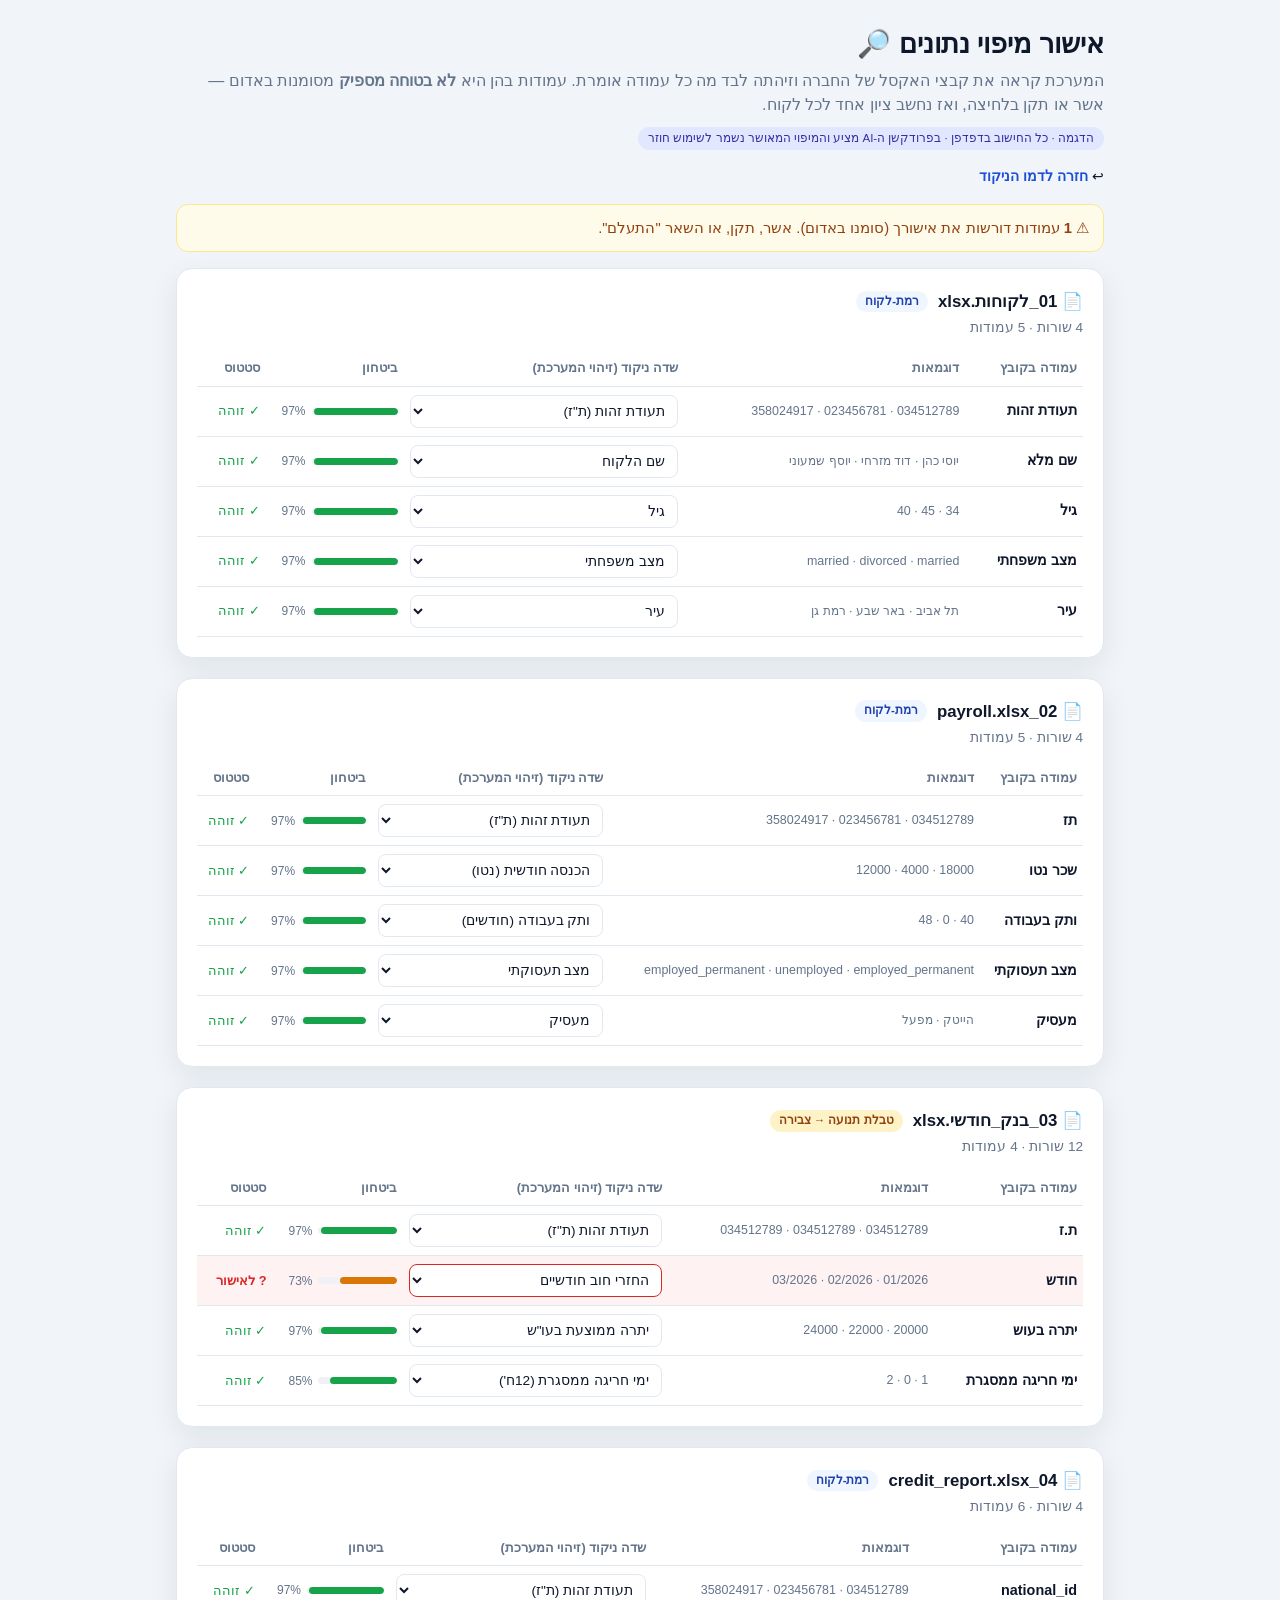
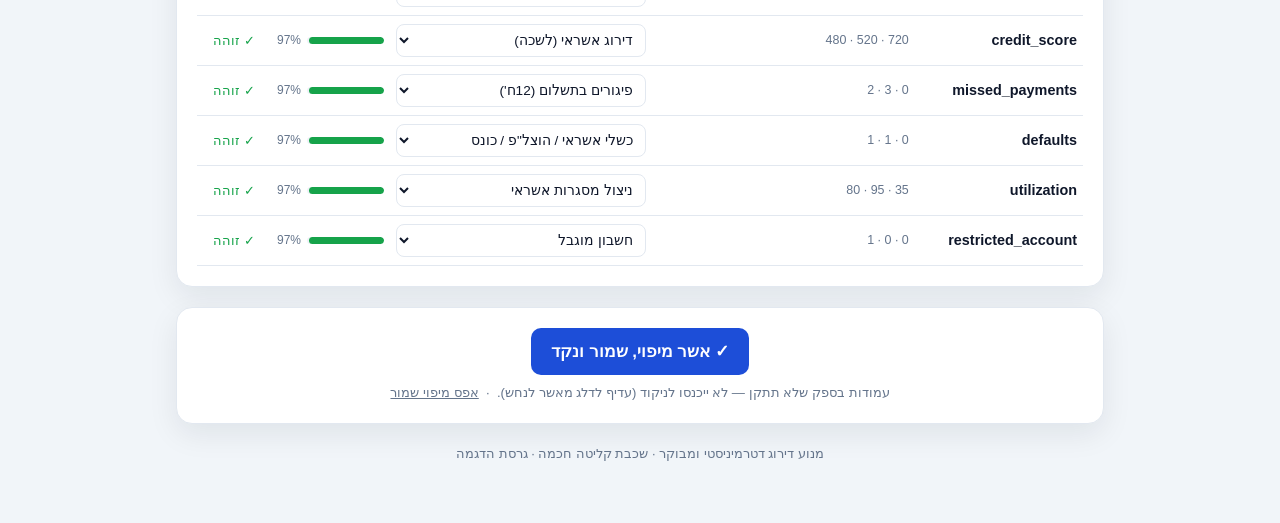
<file: credit-demo/ingest.html>
<!-- עותק מתארח של customer-risk-rating/web/ingest_review.html — מוגש דרך GitHub Pages בכתובת /rehit-babait/credit-demo/ingest.html -->
<!DOCTYPE html>
<html lang="he" dir="rtl">
<head>
<meta charset="UTF-8" />
<meta name="viewport" content="width=device-width, initial-scale=1.0" />
<title>אישור מיפוי נתונים — דירוג סיכון לקוח</title>
<style>
  :root {
    --bg:#f1f5f9; --card:#fff; --ink:#0f172a; --muted:#64748b; --line:#e2e8f0;
    --brand:#1d4ed8; --brand-ink:#1e3a8a; --approve:#16a34a; --review:#d97706; --reject:#dc2626;
    --shadow:0 10px 30px rgba(15,23,42,.08);
  }
  * { box-sizing:border-box; }
  body { margin:0; background:var(--bg); color:var(--ink);
    font-family:"Segoe UI",Arial,"Noto Sans Hebrew",sans-serif; line-height:1.5; }
  .wrap { max-width:960px; margin:0 auto; padding:24px 16px 60px; }
  header h1 { margin:0 0 4px; font-size:1.7rem; }
  header p { margin:0 0 8px; color:var(--muted); }
  .tag { display:inline-block; font-size:.72rem; background:#e0e7ff; color:#3730a3;
    padding:3px 10px; border-radius:999px; margin-bottom:16px; }
  .nav { margin-bottom:16px; font-size:.9rem; }
  .nav a { color:var(--brand); text-decoration:none; font-weight:600; }
  .card { background:var(--card); border:1px solid var(--line); border-radius:16px;
    box-shadow:var(--shadow); padding:20px; margin-bottom:20px; }
  .file-title { display:flex; align-items:center; gap:10px; font-weight:700; font-size:1.05rem; margin-bottom:4px; }
  .grain { font-size:.72rem; padding:2px 9px; border-radius:999px; font-weight:600; }
  .grain.cust { background:#eff6ff; color:#1e40af; }
  .grain.txn { background:#fef3c7; color:#92400e; }
  .file-sub { color:var(--muted); font-size:.85rem; margin-bottom:12px; }
  table { width:100%; border-collapse:collapse; font-size:.9rem; }
  th, td { text-align:right; padding:8px 6px; border-bottom:1px solid var(--line); vertical-align:middle; }
  th { color:var(--muted); font-weight:600; font-size:.8rem; }
  tr.flag { background:#fef2f2; }
  .col-name { font-weight:600; }
  .samples { color:var(--muted); font-size:.78rem; }
  select { width:100%; padding:7px 8px; border:1px solid var(--line); border-radius:8px;
    background:#fff; color:var(--ink); font-size:.85rem; font-family:inherit; }
  tr.flag select { border-color:var(--reject); }
  .conf { display:flex; align-items:center; gap:6px; min-width:96px; }
  .conf-bar { flex:1; height:7px; background:#eef2f7; border-radius:999px; overflow:hidden; }
  .conf-bar > span { display:block; height:100%; border-radius:999px; }
  .conf-num { font-size:.75rem; color:var(--muted); min-width:34px; }
  .status { font-size:.8rem; white-space:nowrap; }
  .status.ok { color:var(--approve); }
  .status.rev { color:var(--reject); font-weight:600; }
  .banner { padding:12px 14px; border-radius:12px; font-size:.92rem; margin-bottom:16px; }
  .banner.warn { background:#fffbeb; border:1px solid #fde68a; color:#92400e; }
  .banner.ok { background:#f0fdf4; border:1px solid #bbf7d0; color:#166534; }
  button { padding:13px 20px; font-size:1.05rem; font-weight:600; color:#fff;
    background:var(--brand); border:0; border-radius:10px; cursor:pointer; }
  button:hover { background:var(--brand-ink); }
  .results td, .results th { font-size:.9rem; }
  .badge { padding:4px 12px; border-radius:999px; font-weight:700; color:#fff; font-size:.85rem; }
  .ko { color:var(--reject); font-weight:700; font-size:.82rem; }
  .muted { color:var(--muted); }
  footer { color:var(--muted); font-size:.8rem; text-align:center; margin-top:8px; }
  @media (max-width:640px){ .samples{ display:none; } }
</style>
</head>
<body>
<div class="wrap">
  <header>
    <h1>אישור מיפוי נתונים 🔎</h1>
    <p>המערכת קראה את קבצי האקסל של החברה וזיהתה לבד מה כל עמודה אומרת. עמודות בהן היא
       <b>לא בטוחה מספיק</b> מסומנות באדום — אשר או תקן בלחיצה, ואז נחשב ציון אחד לכל לקוח.</p>
    <span class="tag">הדגמה · כל החישוב בדפדפן · בפרודקשן ה-AI מציע והמיפוי המאושר נשמר לשימוש חוזר</span>
    <div class="nav">↩ <a href="index.html">חזרה לדמו הניקוד</a></div>
  </header>

  <div id="review"></div>

  <div class="card" style="text-align:center;">
    <button id="apply">✓ אשר מיפוי, שמור ונקד</button>
    <button id="download" style="display:none; background:#0f766e; margin-inline-start:8px;">⬇ הורד mappings.yaml</button>
    <div class="muted" style="margin-top:8px; font-size:.82rem;">
      עמודות בספק שלא תתקן — לא ייכנסו לניקוד (עדיף לדלג מאשר לנחש).
      &nbsp;·&nbsp; <a href="#" id="reset" style="color:var(--muted)">אפס מיפוי שמור</a></div>
  </div>

  <div id="results"></div>

  <footer>מנוע דירוג דטרמיניסטי ומבוקר · שכבת קליטה חכמה · גרסת הדגמה</footer>
</div>

<script>
// ─────────────────────────────────────────────────────────────────────────────
// שדות קנוניים (mirror ingest.py) — id חייב להתאים ל-source במודל הניקוד
// ─────────────────────────────────────────────────────────────────────────────
const FIELDS = [
  { id:"national_id", label:"תעודת זהות (ת\"ז)", key:true, dtype:"text", agg:"first",
    aliases:["national_id","id_number","tz","תז","תעודת זהות","ת.ז","מספר זהות","זהות"] },
  { id:"customer_id", label:"מזהה לקוח", dtype:"text", agg:"first",
    aliases:["customer_id","client_id","מזהה לקוח","קוד לקוח","מספר לקוח"] },
  { id:"full_name", label:"שם הלקוח", dtype:"text", agg:"first",
    aliases:["full_name","name","שם","שם מלא","שם הלקוח"] },
  { id:"city", label:"עיר", dtype:"text", agg:"first", aliases:["city","עיר","יישוב","ישוב"] },
  { id:"age", label:"גיל", dtype:"int", agg:"last", aliases:["age","גיל"] },
  { id:"marital_status", label:"מצב משפחתי", dtype:"cat", agg:"last",
    aliases:["marital_status","מצב משפחתי","סטטוס משפחתי"] },
  { id:"employment_status", label:"מצב תעסוקתי", dtype:"cat", agg:"last",
    aliases:["employment_status","employment","מצב תעסוקתי","סטטוס תעסוקה","תעסוקה"] },
  { id:"monthly_income", label:"הכנסה חודשית (נטו)", dtype:"num", agg:"mean",
    aliases:["monthly_income","income","salary","net_income","הכנסה","שכר","שכר נטו","משכורת","הכנסה חודשית"] },
  { id:"tenure_months", label:"ותק בעבודה (חודשים)", dtype:"int", agg:"max",
    aliases:["tenure_months","seniority","ותק","ותק בעבודה","ותק תעסוקתי"] },
  { id:"employer", label:"מעסיק", dtype:"text", agg:"last", aliases:["employer","מעסיק","מקום עבודה","חברה"] },
  { id:"avg_balance", label:"יתרה ממוצעת בעו\"ש", dtype:"num", agg:"mean",
    aliases:["avg_balance","balance","יתרה","יתרה ממוצעת","יתרת עוש","יתרה בעוש"] },
  { id:"overdraft_days_12m", label:"ימי חריגה ממסגרת (12ח')", dtype:"int", agg:"sum",
    aliases:["overdraft_days","overdraft_days_12m","ימי חריגה","חריגה ממסגרת"] },
  { id:"external_bureau_score", label:"דירוג אשראי (לשכה)", dtype:"num", agg:"last",
    aliases:["bureau_score","credit_score","score","דירוג אשראי","ציון אשראי","דירוג לשכה"] },
  { id:"missed_payments_12m", label:"פיגורים בתשלום (12ח')", dtype:"int", agg:"sum",
    aliases:["missed_payments","late_payments","arrears","פיגורים","איחורים","פיגורים בתשלום"] },
  { id:"defaults", label:"כשלי אשראי / הוצל\"פ / כונס", dtype:"int", agg:"max",
    aliases:["defaults","enforcement","כשלי אשראי","כשל אשראי","הוצאה לפועל","הוצלפ","כונס","חדלות פירעון"] },
  { id:"credit_utilization", label:"ניצול מסגרות אשראי", dtype:"ratio", agg:"mean",
    aliases:["credit_utilization","utilization","util","ניצול מסגרת","ניצול אשראי","ניצול מסגרות"] },
  { id:"oldest_account_years", label:"ותק היסטוריית אשראי (שנים)", dtype:"num", agg:"max",
    aliases:["oldest_account_years","credit_history_years","ותק אשראי","שנות היסטוריה"] },
  { id:"hard_inquiries_6m", label:"בקשות אשראי אחרונות (6ח')", dtype:"int", agg:"sum",
    aliases:["hard_inquiries","inquiries","בקשות אשראי","שאילתות אשראי"] },
  { id:"total_debt", label:"סך חוב", dtype:"num", agg:"sum",
    aliases:["total_debt","debt","סך חוב","חוב כולל","חוב"] },
  { id:"monthly_debt_payments", label:"החזרי חוב חודשיים", dtype:"num", agg:"sum",
    aliases:["monthly_debt_payments","debt_payments","החזר חודשי","תשלומי חוב"] },
  { id:"restricted_account", label:"חשבון מוגבל", dtype:"bool", agg:"any",
    aliases:["restricted_account","restricted","חשבון מוגבל","מוגבל"] },
  { id:"bankruptcy", label:"פשיטת רגל / כונס", dtype:"bool", agg:"any",
    aliases:["bankruptcy","insolvency","פשיטת רגל","פשר"] },
];
const FIELD_BY_ID = Object.fromEntries(FIELDS.map(f => [f.id, f]));
const KEY_FIELDS = ["national_id","customer_id"];

// ── נרמול כותרות עברית (mirror normalize_header) ──────────────────────────────
const HE_FINALS = { "ם":"מ","ן":"נ","ץ":"צ","ף":"פ","ך":"כ" };
function norm(text){
  let s = String(text).normalize("NFKD").replace(/[֑-ׇ]/g,""); // drop niqqud
  s = s.toLowerCase().trim();
  s = s.split("").map(ch => HE_FINALS[ch] || ch).join("");
  s = s.replace(/["'`׳״.\-_/\\|()\[\]{}:,;]+/g,"").replace(/\s+/g,"");
  return s;
}
const ALIAS_INDEX = {};
for (const f of FIELDS) for (const a of [f.id, f.label, ...f.aliases]) {
  const n = norm(a); if (!(n in ALIAS_INDEX)) ALIAS_INDEX[n] = f.id;
}
function mapColumn(col){
  const n = norm(col);
  if (!n) return { field:null, conf:0 };
  if (n in ALIAS_INDEX) return { field:ALIAS_INDEX[n], conf:0.97 };
  let best = { field:null, conf:0 };
  for (const [an, fid] of Object.entries(ALIAS_INDEX)) {
    if (an.length < 3) continue;
    if (an.includes(n) || n.includes(an)) {
      const ratio = Math.min(an.length,n.length)/Math.max(an.length,n.length);
      const conf = 0.6 + 0.3*ratio;
      if (conf > best.conf) best = { field:fid, conf };
    }
  }
  return best;
}

// ── חתימת מבנה טבלה + אחסון מיפוי (mirror table_signature + MappingBook) ──────
function sha1(str){
  function rotl(n,s){ return (n<<s)|(n>>>(32-s)); }
  function hex(n){ let s=""; for(let i=7;i>=0;i--) s+=((n>>>(i*4))&0xf).toString(16); return s; }
  const utf8 = unescape(encodeURIComponent(str)), bytes=[];
  for(let i=0;i<utf8.length;i++) bytes.push(utf8.charCodeAt(i));
  const ml=bytes.length*8; bytes.push(0x80);
  while(bytes.length%64!==56) bytes.push(0);
  for(let i=7;i>=0;i--) bytes.push(Math.floor(ml/Math.pow(2,i*8))&0xff);
  let h0=0x67452301,h1=0xEFCDAB89,h2=0x98BADCFE,h3=0x10325476,h4=0xC3D2E1F0;
  for(let j=0;j<bytes.length;j+=64){
    const w=new Array(80);
    for(let i=0;i<16;i++) w[i]=(bytes[j+i*4]<<24)|(bytes[j+i*4+1]<<16)|(bytes[j+i*4+2]<<8)|(bytes[j+i*4+3]);
    for(let i=16;i<80;i++) w[i]=rotl(w[i-3]^w[i-8]^w[i-14]^w[i-16],1);
    let a=h0,b=h1,c=h2,d=h3,e=h4;
    for(let i=0;i<80;i++){
      let f,k;
      if(i<20){ f=(b&c)|((~b)&d); k=0x5A827999; }
      else if(i<40){ f=b^c^d; k=0x6ED9EBA1; }
      else if(i<60){ f=(b&c)|(b&d)|(c&d); k=0x8F1BBCDC; }
      else { f=b^c^d; k=0xCA62C1D6; }
      const t=(rotl(a,5)+f+e+k+w[i])|0;
      e=d; d=c; c=rotl(b,30); b=a; a=t;
    }
    h0=(h0+a)|0; h1=(h1+b)|0; h2=(h2+c)|0; h3=(h3+d)|0; h4=(h4+e)|0;
  }
  return hex(h0)+hex(h1)+hex(h2)+hex(h3)+hex(h4);
}
const signatureFor = (cols) => sha1(cols.map(norm).sort().join("|")).slice(0,12);
const round2 = (v) => Math.round(v*100)/100;
const STORE_PREFIX = "risk_map:";

function loadSaved(sig){
  try { const raw = localStorage.getItem(STORE_PREFIX+sig); return raw ? JSON.parse(raw) : null; }
  catch(e){ return null; }
}
function saveMapping(schema){
  try { localStorage.setItem(STORE_PREFIX+schema.signature, JSON.stringify(schema)); return true; }
  catch(e){ return false; }
}
function clearSaved(){
  try { Object.keys(localStorage).filter(k=>k.startsWith(STORE_PREFIX)).forEach(k=>localStorage.removeItem(k)); }
  catch(e){}
}

function schemaFor(fi){
  const s = state[fi];
  return {
    signature: signatureFor(FILES[fi].columns),
    grain: s.grain, approved: true,
    columns: s.maps.map(m => ({
      column: m.col,
      field: m.field || null,
      confidence: m.field ? (m.manual ? 1.0 : round2(m.conf)) : 0,
      reason_he: m.manual ? "אושר ידנית ע\"י אנליסט"
               : m.field ? "זוהה אוטומטית לפי שם העמודה" : "לא זוהתה התאמה",
      source: m.manual ? "manual" : "heuristic",
    })),
  };
}
// build a mappings.yaml identical to MappingBook's format (string scalars as JSON = valid YAML)
function buildMappingsYaml(){
  const L = [];
  FILES.forEach((f, fi) => {
    const sc = schemaFor(fi);
    L.push(JSON.stringify(sc.signature) + ":");
    L.push("  signature: " + JSON.stringify(sc.signature));
    L.push("  grain: " + JSON.stringify(sc.grain));
    L.push("  approved: true");
    L.push("  columns:");
    sc.columns.forEach(c => {
      L.push("    - column: " + JSON.stringify(c.column));
      L.push("      field: " + (c.field === null ? "null" : JSON.stringify(c.field)));
      L.push("      confidence: " + c.confidence);
      L.push("      reason_he: " + JSON.stringify(c.reason_he));
      L.push("      source: " + JSON.stringify(c.source));
    });
  });
  return L.join("\n") + "\n";
}

// ─────────────────────────────────────────────────────────────────────────────
// "האקסלים" של החברה — שמות עמודות שונים לגמרי בכל קובץ (mirror data/messy_demo)
// ─────────────────────────────────────────────────────────────────────────────
const FILES = [
  { name:"01_לקוחות.xlsx", columns:["תעודת זהות","שם מלא","גיל","מצב משפחתי","עיר"],
    rows:[["034512789","יוסי כהן","34","married","תל אביב"],
          ["023456781","דוד מזרחי","45","divorced","באר שבע"],
          ["358024917","יוסף שמעוני","40","married","רמת גן"],
          ["067890345","אבי פרץ","39","married","ראשון לציון"]] },
  { name:"02_payroll.xlsx", columns:["תז","שכר נטו","ותק בעבודה","מצב תעסוקתי","מעסיק"],
    rows:[["034512789","18000","40","employed_permanent","הייטק"],
          ["023456781","4000","0","unemployed",""],
          ["358024917","12000","48","employed_permanent","מפעל"],
          ["067890345","22000","84","self_employed","עצמאי"]] },
  { name:"03_בנק_חודשי.xlsx", columns:["ת.ז","חודש","יתרה בעוש","ימי חריגה ממסגרת"],
    rows:[["034512789","01/2026","20000","1"],["034512789","02/2026","22000","0"],["034512789","03/2026","24000","2"],
          ["023456781","01/2026","-2000","40"],["023456781","02/2026","-4000","30"],["023456781","03/2026","-3000","30"],
          ["358024917","01/2026","3000","10"],["358024917","02/2026","3000","5"],["358024917","03/2026","3000","5"],
          ["067890345","01/2026","15000","10"],["067890345","02/2026","16000","5"],["067890345","03/2026","14000","10"]] },
  { name:"04_credit_report.xlsx", columns:["national_id","credit_score","missed_payments","defaults","utilization","restricted_account"],
    rows:[["034512789","720","0","0","35","0"],
          ["023456781","520","3","1","95","0"],
          ["358024917","480","2","1","80","1"],
          ["067890345","690","1","0","55","0"]] },
];

const THRESHOLD = 0.8;
const state = [];   // per file: { grain, maps:[{col, field, conf, manual}], loaded }
let loadedAny = false;

// grain: transaction if the key column repeats
function detectGrain(file, keyIdx){
  if (keyIdx < 0) return "customer";
  const seen = new Set();
  for (const r of file.rows){ const k = r[keyIdx]; if (seen.has(k)) return "transaction"; seen.add(k); }
  return "customer";
}

function buildState(){
  state.length = 0;
  loadedAny = false;
  for (const file of FILES){
    const saved = loadSaved(signatureFor(file.columns));
    if (saved && saved.approved){
      loadedAny = true;
      const byCol = Object.fromEntries(saved.columns.map(c => [c.column, c]));
      const maps = file.columns.map(col => {
        const c = byCol[col];
        if (!c) return { col, ...mapColumn(col) };   // a new column the saved map didn't cover
        return { col, field: c.field || null,
                 conf: Number(c.confidence) || (c.field ? 1 : 0),
                 manual: (c.source === "manual" || c.source === "ai") };
      });
      state.push({ grain: saved.grain, maps, loaded: true });
    } else {
      const maps = file.columns.map(col => ({ col, ...mapColumn(col) }));
      let keyIdx = -1;
      for (const want of KEY_FIELDS){ const i = maps.findIndex(m => m.field === want); if (i>=0){ keyIdx=i; break; } }
      state.push({ grain: detectGrain(file, keyIdx), maps, loaded: false });
    }
  }
}

function isFlagged(m){ return !m.manual && (!m.field || m.conf < THRESHOLD); }

function renderReview(){
  const root = document.getElementById("review");
  let flagged = 0;
  state.forEach(s => s.maps.forEach(m => { if (isFlagged(m)) flagged++; }));
  root.innerHTML = "";

  const banner = document.createElement("div");
  if (loadedAny && !flagged){
    banner.className = "banner ok";
    banner.innerHTML = "💾 נטען <b>ממיפוי מאושר שמור</b> — המערכת לא ניחשה מחדש. אפשר לנקד ישירות.";
  } else {
    banner.className = "banner " + (flagged ? "warn" : "ok");
    banner.innerHTML = flagged
      ? `⚠ <b>${flagged}</b> עמודות דורשות את אישורך (סומנו באדום). אשר, תקן, או השאר "התעלם".`
      : "✓ כל העמודות זוהו ברמת ביטחון גבוהה — אשר כדי לשמור לשימוש חוזר.";
  }
  root.appendChild(banner);

  FILES.forEach((file, fi) => {
    const s = state[fi];
    const card = document.createElement("div"); card.className = "card";
    const gr = s.grain === "transaction"
      ? `<span class="grain txn">טבלת תנועה → צבירה</span>`
      : `<span class="grain cust">רמת-לקוח</span>`;
    const saved = s.loaded ? `<span class="grain cust" style="background:#ecfdf5;color:#065f46">💾 ממיפוי שמור</span>` : "";
    card.innerHTML = `<div class="file-title">📄 ${file.name} ${gr} ${saved}</div>
      <div class="file-sub">${file.rows.length} שורות · ${file.columns.length} עמודות</div>`;
    const tbl = document.createElement("table");
    tbl.innerHTML = `<thead><tr><th>עמודה בקובץ</th><th>דוגמאות</th><th>שדה ניקוד (זיהוי המערכת)</th>
      <th>ביטחון</th><th>סטטוס</th></tr></thead>`;
    const tb = document.createElement("tbody");
    s.maps.forEach((m, ci) => {
      const flag = isFlagged(m);
      const tr = document.createElement("tr"); if (flag) tr.className = "flag";
      const samples = file.rows.slice(0,3).map(r => r[ci]).filter(x=>x!=="").join(" · ");
      const sel = document.createElement("select");
      sel.innerHTML = `<option value="">— התעלם —</option>` +
        FIELDS.map(f => `<option value="${f.id}" ${f.id===m.field?"selected":""}>${f.label}</option>`).join("");
      sel.addEventListener("change", () => {
        m.field = sel.value || null; m.conf = sel.value ? 1.0 : 0; m.manual = true;
        renderReview();
      });
      const color = m.conf>=0.8 ? "var(--approve)" : m.conf>0 ? "var(--review)" : "var(--reject)";
      const td = document.createElement("td"); td.appendChild(sel);
      tr.innerHTML = `<td class="col-name">${m.col}</td><td class="samples">${samples||"—"}</td>`;
      tr.appendChild(td);
      const c = document.createElement("td");
      c.innerHTML = `<div class="conf"><div class="conf-bar"><span style="width:${Math.round(m.conf*100)}%;background:${color}"></span></div>
        <span class="conf-num">${Math.round(m.conf*100)}%</span></div>`;
      tr.appendChild(c);
      const st = document.createElement("td");
      st.innerHTML = (m.manual && !m.field) ? `<span class="status ok">✓ אושר (מתעלם)</span>`
        : m.manual ? `<span class="status ok">✓ אושר ידנית</span>`
        : flag ? `<span class="status rev">? לאישור</span>`
        : `<span class="status ok">✓ זוהה</span>`;
      tr.appendChild(st);
      tb.appendChild(tr);
    });
    tbl.appendChild(tb); card.appendChild(tbl); root.appendChild(card);
  });
}

// ─────────────────────────────────────────────────────────────────────────────
// החלת המיפוי: צבירת תנועות, מיזוג לפי ת"ז, ניקוד
// ─────────────────────────────────────────────────────────────────────────────
const canonId = (v) => String(v).replace(/\D/g,"").padStart(9,"0");
function coerce(field, value){
  if (value===null || value===undefined || value==="") return null;
  if (["num","ratio","int"].includes(field.dtype)){
    let n = parseFloat(String(value).replace(/[,₪%\s]/g,""));
    if (isNaN(n)) return null;
    if (field.dtype==="ratio" && n>1.5) n = n/100;
    if (field.dtype==="int") n = Math.round(n);
    return n;
  }
  if (field.dtype==="bool"){
    const s = String(value).trim().toLowerCase();
    return ["1","true","yes","כן","מוגבל","פעיל"].includes(s) ? 1 : 0;
  }
  if (field.dtype==="cat") return String(value).trim().toLowerCase();
  return String(value).trim();
}
const AGG = {
  sum:a=>a.reduce((x,y)=>x+y,0), mean:a=>a.reduce((x,y)=>x+y,0)/a.length,
  max:a=>Math.max(...a), min:a=>Math.min(...a), count:a=>a.length,
  any:a=>a.some(x=>Number(x)>0)?1:0, first:a=>a[0], last:a=>a[a.length-1],
};

function buildRecords(){
  const records = {}, sources = {};
  FILES.forEach((file, fi) => {
    const s = state[fi];
    // apply only confident/approved columns; highest conf wins a field
    const chosen = {};
    s.maps.slice().sort((a,b)=>b.conf-a.conf).forEach(m => {
      if (m.field && m.conf>=THRESHOLD && !(m.field in chosen)) chosen[m.field] = m.col;
    });
    const colIdx = Object.fromEntries(file.columns.map((c,i)=>[c,i]));
    let keyField = KEY_FIELDS.find(k => k in chosen);
    if (!keyField) return;
    const keyCol = chosen[keyField];

    // group rows by key
    const groups = {};
    for (const r of file.rows){ const k = r[colIdx[keyCol]]; if (!k) continue; (groups[k]=groups[k]||[]).push(r); }
    for (const [k, grp] of Object.entries(groups)){
      const canon = {};
      for (const [fid, col] of Object.entries(chosen)){
        const field = FIELD_BY_ID[fid], ci = colIdx[col];
        let vals = grp.map(r => r[ci]).filter(v => v!=="" && v!=null);
        if (s.grain==="transaction"){
          if (["num","ratio","int"].includes(field.dtype) && ["sum","mean","max","min","count"].includes(field.agg)){
            vals = vals.map(v=>parseFloat(String(v).replace(/[,₪%\s]/g,""))).filter(x=>!isNaN(x));
            if (!vals.length && field.agg!=="count") continue;
          }
          if (!vals.length) continue;
          canon[fid] = (AGG[field.agg]||AGG.last)(vals);
        } else {
          if (!vals.length) continue;
          canon[fid] = vals[0];
        }
      }
      const nid = canonId(canon.national_id || k);
      const rec = records[nid] = records[nid] || {}; const src = sources[nid] = sources[nid] || {};
      for (const [fid, v] of Object.entries(canon)){
        const cv = coerce(FIELD_BY_ID[fid], v);
        if (cv===null) continue;
        if (!(fid in rec)){ rec[fid]=cv; src[fid]=file.name; }
      }
    }
  });
  for (const [nid, rec] of Object.entries(records)){
    if (!rec.national_id) rec.national_id = nid;
    if (!rec.customer_id) rec.customer_id = "C"+nid.slice(-6);
  }
  return { records, sources };
}

// ── מנוע ניקוד (mirror engine.py + scoring_model.yaml, subset needed) ─────────
const MODEL = {
  bands:[
    { id:"bureau_score", w:0.10, src:"external_bureau_score", type:"num", bands:[[500,10],[580,8],[640,6],[700,4],[760,2],[Infinity,1]], missing:7 },
    { id:"payment_history", w:0.10, src:"missed_payments_12m", type:"num", bands:[[0,1],[1,3],[2,5],[3,7],[Infinity,9]], missing:6 },
    { id:"defaults", w:0.07, src:"defaults", type:"num", bands:[[0,1],[1,6],[Infinity,10]], missing:5 },
    { id:"credit_utilization", w:0.06, src:"credit_utilization", type:"num", bands:[[0.30,1],[0.50,3],[0.70,5],[0.90,8],[Infinity,10]], missing:5 },
    { id:"credit_history_length", w:0.04, src:"oldest_account_years", type:"num", bands:[[1,8],[3,6],[7,4],[15,2],[Infinity,1]], missing:5 },
    { id:"recent_inquiries", w:0.03, src:"hard_inquiries_6m", type:"num", bands:[[0,1],[1,2],[2,4],[4,6],[6,8],[Infinity,10]], missing:4 },
    { id:"affordability", w:0.15, src:"dti", type:"num", bands:[[0.20,1],[0.30,3],[0.40,5],[0.50,7],[0.70,9],[Infinity,10]], missing:8 },
    { id:"income_level", w:0.07, src:"monthly_income", type:"num", bands:[[5000,10],[7000,8],[10000,6],[15000,4],[20000,3],[30000,2],[Infinity,1]], missing:8 },
    { id:"existing_leverage", w:0.06, src:"existing_leverage", type:"num", bands:[[0.5,1],[1.0,3],[2.0,5],[3.0,7],[5.0,9],[Infinity,10]], missing:6 },
    { id:"employment_status", w:0.05, src:"employment_status", type:"cat", map:{employed_permanent:1,civil_servant:1,self_employed:4,employed_temp:5,pensioner:4,student:6,unemployed:10}, unknown:7, missing:8 },
    { id:"employment_tenure", w:0.02, src:"tenure_months", type:"num", bands:[[6,9],[12,7],[24,5],[36,3],[60,2],[Infinity,1]], missing:6 },
    { id:"liquidity_savings", w:0.04, src:"avg_balance", type:"num", bands:[[0,10],[2000,8],[10000,5],[25000,3],[50000,2],[Infinity,1]], missing:6 },
    { id:"banking_conduct", w:0.04, src:"overdraft_days_12m", type:"num", bands:[[0,1],[15,3],[45,5],[90,8],[Infinity,10]], missing:5 },
    { id:"collateral", w:0.07, src:"collateral", type:"cat", map:{full_secured:1,partial_secured:4,guarantor:5,unsecured:7}, unknown:6, missing:6 },
    { id:"loan_purpose", w:0.05, src:"loan_purpose", type:"cat", map:{debt_consolidation:3,home_renovation:3,vehicle:3,education:4,medical:4,business:5,life_event:5,consumption:6,investment:9,other:5}, unknown:5, missing:4 },
    { id:"age", w:0.02, src:"age", type:"num", bands:[[20,6],[24,4],[60,1],[70,4],[Infinity,7]], missing:5 },
    { id:"family_stability", w:0.03, src:"marital_status", type:"cat", map:{married:1,widowed:3,single:4,divorced:5}, unknown:4, missing:4 },
  ],
  knockouts:[
    { id:"active_default", label:'כשל אשראי / הליך הוצל"פ פעיל', field:"defaults", gte:1 },
    { id:"restricted_account", label:"חשבון מוגבל (בנק ישראל)", field:"restricted_account", gte:1 },
    { id:"bankruptcy", label:"פשיטת רגל / כונס נכסים", field:"bankruptcy", gte:1 },
  ],
  decision:[{id:"approve",max:3,label:"אישור",color:"var(--approve)"},{id:"review",max:6,label:"בדיקה ידנית",color:"var(--review)"},{id:"reject",max:10,label:"דחייה",color:"var(--reject)"}],
};
const clamp = r => Math.max(1, Math.min(10, r));
function derived(src, rec, amount){
  if (src==="dti"){ const inc=rec.monthly_income; if(!inc||inc<=0) return null; return ((rec.monthly_debt_payments||0)+amount/60)/inc; }
  if (src==="existing_leverage"){ const inc=rec.monthly_income; if(!inc||inc<=0) return null; if(rec.total_debt==null) return null; return rec.total_debt/(inc*12); }
  return rec[src];
}
function score(rec, amount){
  let total=0;
  for (const c of MODEL.bands){
    let raw = derived(c.src, rec, amount);
    let risk;
    if (raw==null || raw===""){ risk = clamp(c.missing); }
    else if (c.type==="cat"){ const k=String(raw).toLowerCase(); risk = clamp(k in c.map ? c.map[k] : c.unknown); }
    else { const v=Number(raw); risk=clamp(c.bands[c.bands.length-1][1]); for(const [mx,rk] of c.bands){ if(v<=mx){ risk=clamp(rk); break; } } }
    total += c.w*risk;
  }
  total = clamp(total);
  const rounded = clamp(Math.floor(total+0.5));
  let band = MODEL.decision.find(b => rounded <= b.max);
  const kos = MODEL.knockouts.filter(k => { const v=rec[k.field]; return v!=null && v!=="" && Number(v)>=k.gte; });
  if (kos.length) band = MODEL.decision.find(b=>b.id==="reject");
  return { score:total, band, knockouts:kos };
}

const FMT = { national_id:"ת\"ז", monthly_income:"הכנסה", avg_balance:"יתרה", external_bureau_score:"דירוג", credit_utilization:"ניצול", defaults:"כשלים", restricted_account:"מוגבל" };
function fmtVal(v){ return typeof v==="number" ? (Number.isInteger(v)?v.toLocaleString("he-IL"):v.toFixed(2)) : v; }

let LAST_YAML = "";

document.getElementById("apply").addEventListener("click", () => {
  // "approve" = confirm the mapping as shown; uncertain-and-untouched columns are
  // held out (marked confirmed-ignore) so a guess never reaches a score.
  state.forEach(s => s.maps.forEach(m => {
    if (m.field && m.conf < THRESHOLD && !m.manual){ m.field = null; m.conf = 0; m.manual = true; }
  }));

  // persist an approved mapping per table (the browser's MappingBook)
  let savedCount = 0;
  FILES.forEach((f, fi) => { if (saveMapping(schemaFor(fi))) savedCount++; });
  LAST_YAML = buildMappingsYaml();
  document.getElementById("download").style.display = "inline-block";
  renderReview();   // re-render: nothing red anymore, saved badges appear

  const { records } = buildRecords();
  const root = document.getElementById("results");
  root.innerHTML = "";

  const ok = document.createElement("div");
  ok.className = "banner ok";
  ok.innerHTML = savedCount
    ? `💾 המיפוי נשמר (${savedCount} טבלאות) — ייטען אוטומטית בכניסה הבאה, בלי לנחש מחדש. `
      + `אפשר גם להוריד <b>mappings.yaml</b> ולטעון ב-Python עם <code>--mapping</code>.`
    : "⚠ לא ניתן לשמור בדפדפן (localStorage חסום) — אפשר להוריד את mappings.yaml במקום.";
  root.appendChild(ok);

  const card = document.createElement("div"); card.className = "card results";
  card.innerHTML = `<div class="file-title">✓ תוצאה: רשומה קנונית אחת לכל ת"ז → ציון</div>
    <div class="file-sub">${Object.keys(records).length} לקוחות, אוחדו מכל הקבצים (ת"ז זוהתה למרות 4 איותים שונים; טבלת הבנק נצברה).</div>`;
  const tbl = document.createElement("table");
  tbl.innerHTML = `<thead><tr><th>לקוח</th><th>נתונים שנשלפו (מוזגו)</th><th>ציון</th><th>החלטה</th></tr></thead>`;
  const tb = document.createElement("tbody");
  Object.values(records).sort((a,b)=>score(a,100000).score-score(b,100000).score).forEach(rec => {
    const res = score(rec, 100000);
    const pulled = ["national_id","monthly_income","avg_balance","external_bureau_score","credit_utilization","defaults","restricted_account"]
      .filter(f => f in rec).map(f => `${FMT[f]}: <b>${fmtVal(rec[f])}</b>`).join(" · ");
    const tr = document.createElement("tr");
    const ko = res.knockouts.length ? `<div class="ko">⛔ נוק-אאוט: ${res.knockouts.map(k=>k.label).join("; ")}</div>` : "";
    tr.innerHTML = `<td><b>${rec.full_name||rec.customer_id}</b><br><span class="muted" style="font-size:.78rem">${rec.customer_id}</span></td>
      <td class="samples" style="font-size:.82rem;color:var(--ink)">${pulled}</td>
      <td><b style="font-size:1.1rem">${res.score.toFixed(1)}</b><span class="muted">/10</span></td>
      <td><span class="badge" style="background:${res.band.color}">${res.band.label}</span>${ko}</td>`;
    tb.appendChild(tr);
  });
  tbl.appendChild(tb); card.appendChild(tbl);
  root.appendChild(card);
  ok.scrollIntoView({ behavior:"smooth", block:"start" });
});

// download the approved mappings.yaml (works on the hosted https page)
document.getElementById("download").addEventListener("click", () => {
  const yaml = LAST_YAML || buildMappingsYaml();
  const blob = new Blob([yaml], { type:"text/yaml;charset=utf-8" });
  const url = URL.createObjectURL(blob);
  const a = document.createElement("a");
  a.href = url; a.download = "mappings.yaml"; document.body.appendChild(a); a.click();
  document.body.removeChild(a); setTimeout(() => URL.revokeObjectURL(url), 1000);
});

// reset the saved mappings (demo convenience)
document.getElementById("reset").addEventListener("click", (e) => {
  e.preventDefault();
  clearSaved();
  document.getElementById("download").style.display = "none";
  document.getElementById("results").innerHTML = "";
  buildState(); renderReview();
});

// init
buildState();
renderReview();
</script>
</body>
</html>
</file>
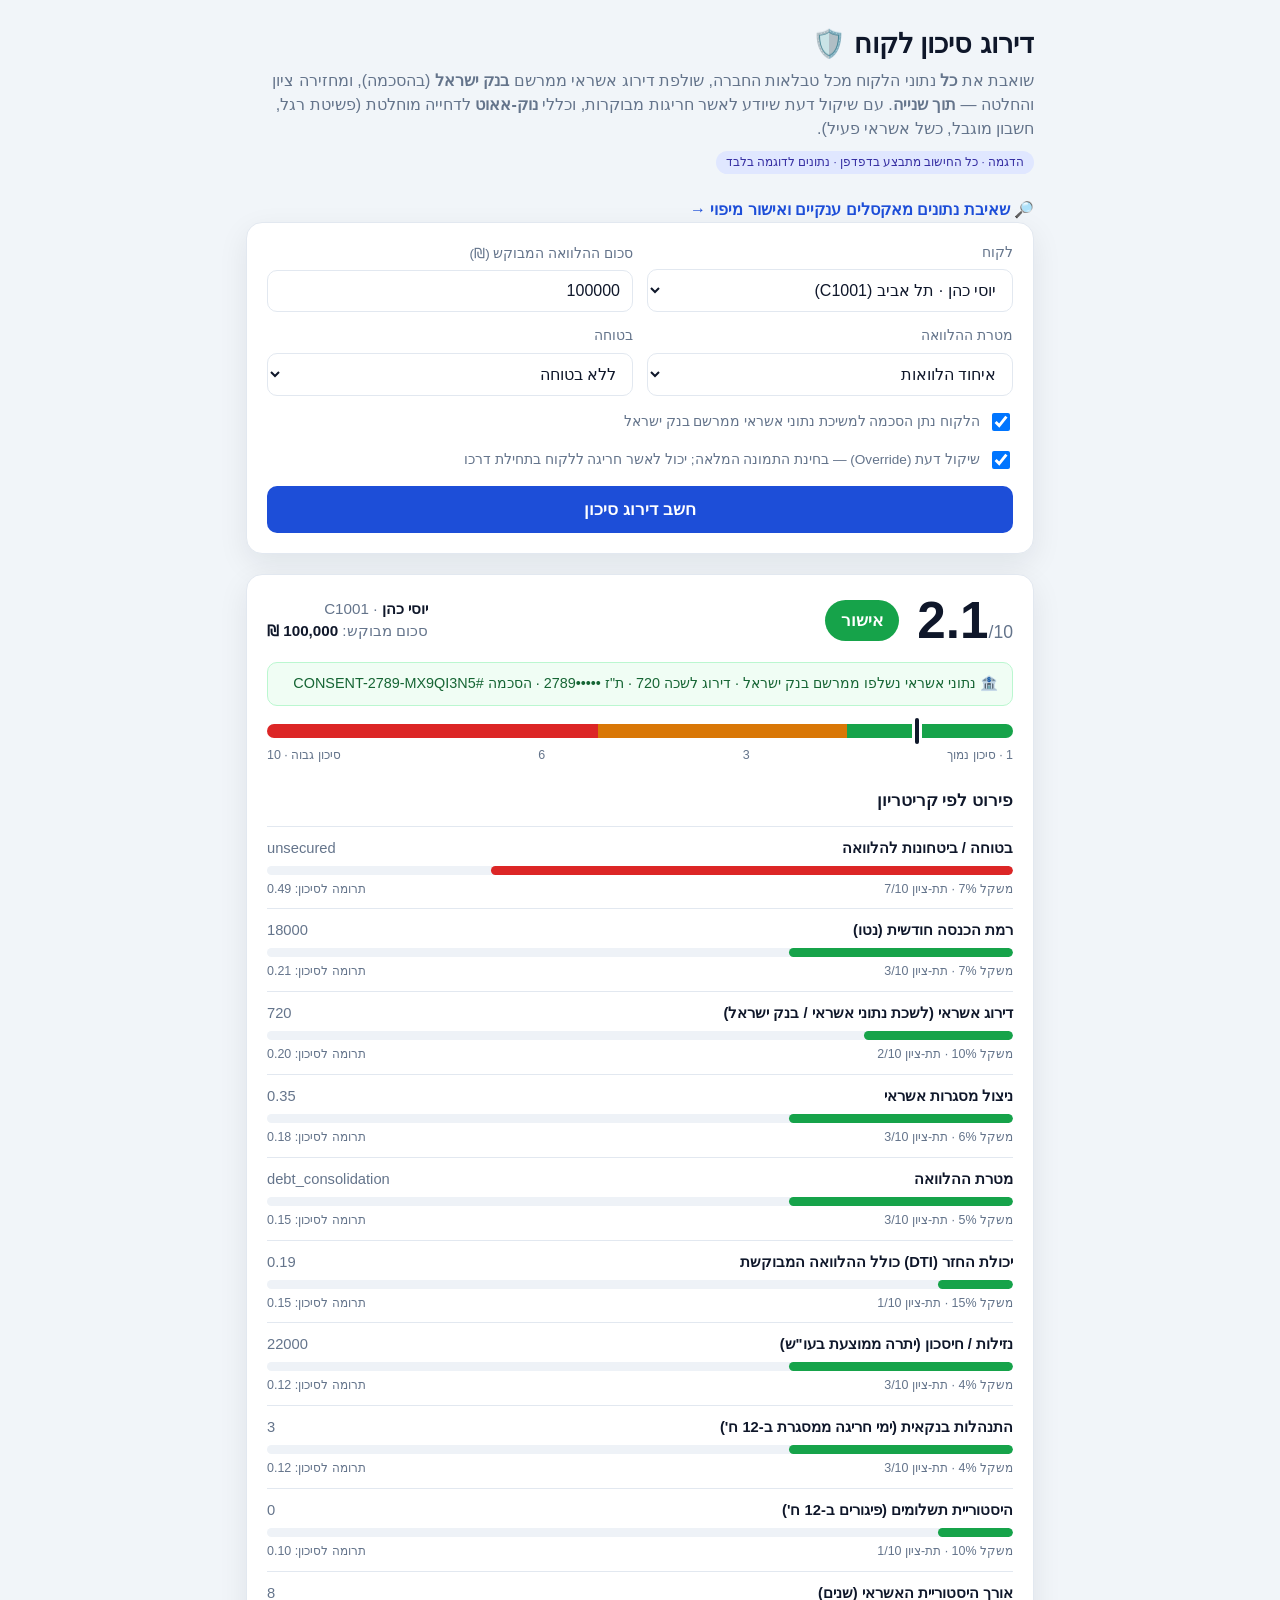
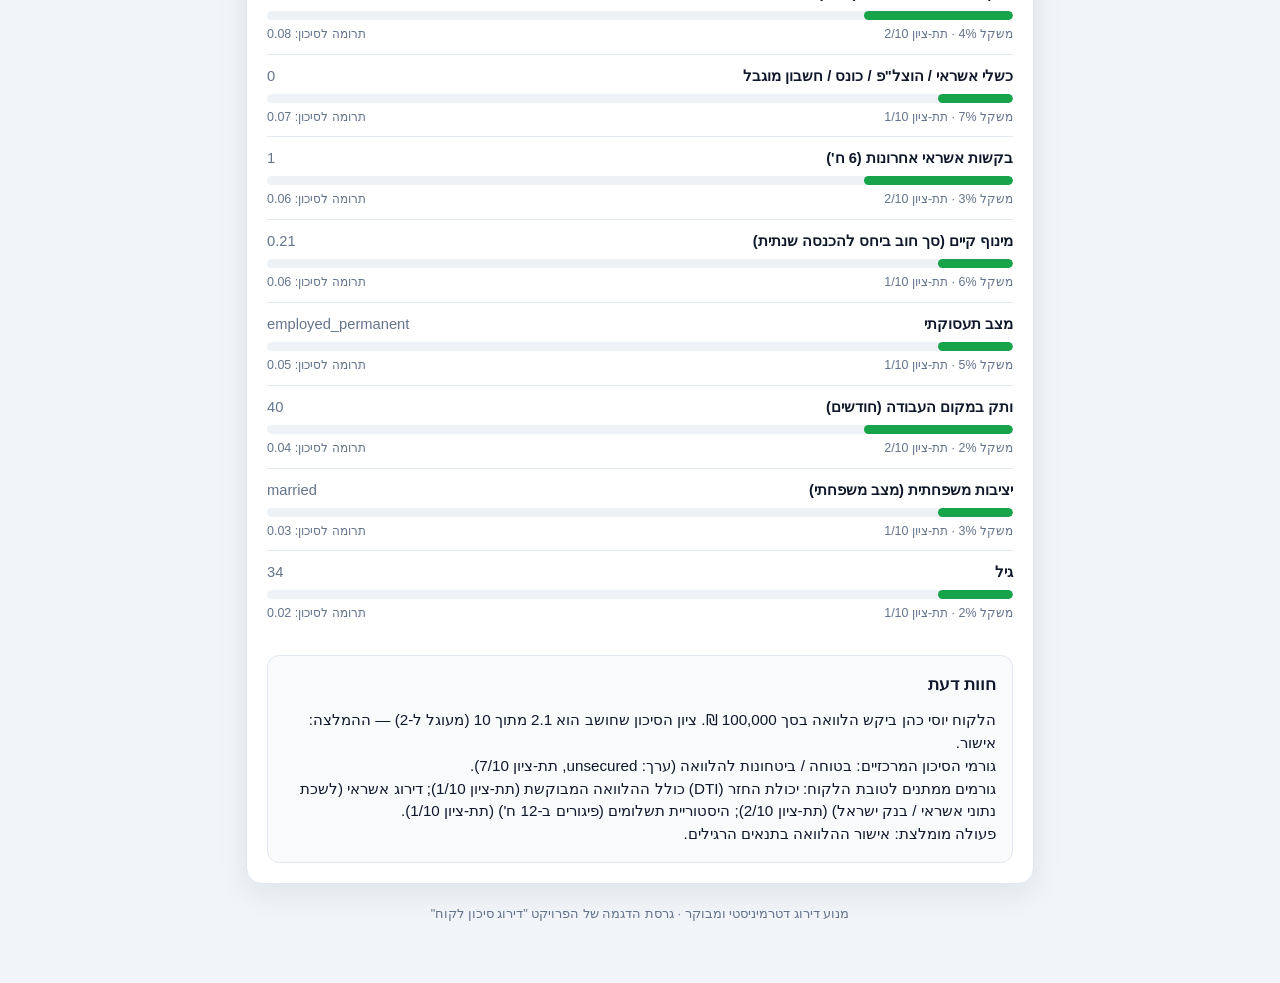
<file: customer-risk-rating/web/demo.html>
<!DOCTYPE html>
<html lang="he" dir="rtl">
<head>
<meta charset="UTF-8" />
<meta name="viewport" content="width=device-width, initial-scale=1.0" />
<title>דירוג סיכון לקוח — הדגמה</title>
<style>
  :root {
    --bg: #f1f5f9; --card: #ffffff; --ink: #0f172a; --muted: #64748b;
    --line: #e2e8f0; --brand: #1d4ed8; --brand-ink: #1e3a8a;
    --approve: #16a34a; --review: #d97706; --reject: #dc2626;
    --shadow: 0 10px 30px rgba(15,23,42,.08);
  }
  * { box-sizing: border-box; }
  body { margin: 0; background: var(--bg); color: var(--ink);
    font-family: "Segoe UI", Arial, "Noto Sans Hebrew", sans-serif; line-height: 1.5; }
  .wrap { max-width: 820px; margin: 0 auto; padding: 24px 16px 60px; }
  header h1 { margin: 0 0 4px; font-size: 1.7rem; }
  header p { margin: 0 0 8px; color: var(--muted); }
  .tag { display:inline-block; font-size:.72rem; background:#e0e7ff; color:#3730a3;
    padding:3px 10px; border-radius:999px; margin-bottom:16px; }
  .card { background: var(--card); border: 1px solid var(--line);
    border-radius: 16px; box-shadow: var(--shadow); padding: 20px; margin-bottom: 20px; }
  form { display: grid; grid-template-columns: 1fr 1fr; gap: 14px; align-items: end; }
  label { display: block; font-size: .85rem; color: var(--muted); margin-bottom: 6px; }
  select, input[type=number] { width: 100%; padding: 11px 12px; font-size: 1rem;
    border: 1px solid var(--line); border-radius: 10px; background: #fff; color: var(--ink); }
  .checkbox { grid-column: 1 / -1; display: flex; align-items: center; gap: 8px; color: var(--muted); font-size: .9rem; }
  .checkbox input { width: 18px; height: 18px; }
  button { grid-column: 1 / -1; padding: 13px; font-size: 1.05rem; font-weight: 600;
    color: #fff; background: var(--brand); border: 0; border-radius: 10px; cursor: pointer; }
  button:hover { background: var(--brand-ink); }
  .headline { display: flex; align-items: center; gap: 18px; flex-wrap: wrap; }
  .score-num { font-size: 3.2rem; font-weight: 800; line-height: 1; }
  .score-num small { font-size: 1.1rem; color: var(--muted); font-weight: 500; }
  .badge { padding: 8px 16px; border-radius: 999px; font-weight: 700; color: #fff; font-size: 1.05rem; }
  .meta { color: var(--muted); font-size: .95rem; margin-inline-start: auto; text-align: start; }
  .meta b { color: var(--ink); }
  .bureau { margin-top: 16px; padding: 10px 14px; border-radius: 10px; font-size: .9rem;
    border: 1px solid var(--line); }
  .bureau.ok { background: #f0fdf4; border-color: #bbf7d0; color: #166534; }
  .bureau.warn { background: #fffbeb; border-color: #fde68a; color: #92400e; }
  .knockout { margin-top: 16px; padding: 14px 16px; border-radius: 12px; font-size: .95rem; display: none;
    background: #fef2f2; border: 2px solid #dc2626; color: #991b1b; }
  .knockout.on { display: block; }
  .knockout .ko-title { font-weight: 800; margin-bottom: 6px; font-size: 1.02rem; }
  .knockout ul { margin: 6px 0 0; padding-inline-start: 20px; }
  .override { margin-top: 16px; padding: 14px 16px; border-radius: 12px; font-size: .95rem; display: none; }
  .override.on { display: block; background: #fef2f2; border: 2px solid #dc2626; color: #991b1b; }
  .override.blocked { display: block; background: #f8fafc; border: 1px dashed #94a3b8; color: #475569; font-size: .9rem; }
  .override .ov-title { font-weight: 800; margin-bottom: 6px; }
  .override .ov-cond { margin-top: 8px; font-size: .88rem; }
  .override .ov-src { margin-top: 6px; font-size: .78rem; opacity: .8; }
  /* ציר RTL: סיכון נמוך (ירוק) בימין, סיכון גבוה (אדום) בשמאל — תואם את מיקום הסמן */
  .scale { position: relative; height: 14px; border-radius: 999px; margin: 18px 0 8px;
    background: linear-gradient(90deg, var(--reject) 0 44.4%, var(--review) 44.4% 77.8%, var(--approve) 77.8% 100%); }
  .marker { position: absolute; top: -6px; width: 4px; height: 26px; background: #0f172a;
    border-radius: 2px; box-shadow: 0 0 0 3px #fff; }
  .scale-legend { display: flex; justify-content: space-between; font-size: .78rem; color: var(--muted); }
  h3 { margin: 24px 0 12px; font-size: 1.05rem; }
  .crit { padding: 10px 0; border-top: 1px solid var(--line); }
  .crit-top { display: flex; justify-content: space-between; gap: 10px; font-size: .92rem; }
  .crit-name { font-weight: 600; }
  .crit-val { color: var(--muted); }
  .miss { color: var(--reject); }
  .bar { height: 9px; background: #eef2f7; border-radius: 999px; margin-top: 7px; overflow: hidden; }
  .bar > span { display: block; height: 100%; border-radius: 999px; }
  .crit-foot { font-size: .78rem; color: var(--muted); margin-top: 5px; display: flex; justify-content: space-between; }
  .explain { margin-top: 22px; background: #f8fafc; border: 1px solid var(--line);
    border-radius: 12px; padding: 16px; white-space: pre-wrap; font-size: .95rem; }
  .explain h3 { margin-top: 0; }
  footer { color: var(--muted); font-size: .8rem; text-align: center; margin-top: 8px; }
  @media (max-width: 560px) { form { grid-template-columns: 1fr; } .meta { margin-inline-start: 0; } }
</style>
</head>
<body>
<div class="wrap">
  <header>
    <h1>דירוג סיכון לקוח 🛡️</h1>
    <p>שואבת את <b>כל</b> נתוני הלקוח מכל טבלאות החברה, שולפת דירוג אשראי ממרשם <b>בנק ישראל</b> (בהסכמה),
       ומחזירה ציון והחלטה — <b>תוך שנייה</b>. עם שיקול דעת שיודע לאשר חריגות מבוקרות,
       וכללי <b>נוק-אאוט</b> לדחייה מוחלטת (פשיטת רגל, חשבון מוגבל, כשל אשראי פעיל).</p>
    <span class="tag">הדגמה · כל החישוב מתבצע בדפדפן · נתונים לדוגמה בלבד</span>
    <p style="margin:8px 0 0"><a href="ingest.html" style="color:var(--brand);font-weight:600;text-decoration:none">🔎 שאיבת נתונים מאקסלים ענקיים ואישור מיפוי →</a></p>
  </header>

  <div class="card">
    <form id="form">
      <div>
        <label for="customer">לקוח</label>
        <select id="customer"></select>
      </div>
      <div>
        <label for="amount">סכום ההלוואה המבוקש (₪)</label>
        <input type="number" id="amount" value="100000" min="1000" step="1000" />
      </div>
      <div>
        <label for="purpose">מטרת ההלוואה</label>
        <select id="purpose">
          <option value="debt_consolidation">איחוד הלוואות</option>
          <option value="home_renovation">שיפוץ דירה</option>
          <option value="vehicle">רכב</option>
          <option value="education">השכלה</option>
          <option value="medical">רפואי</option>
          <option value="business">עסק / הון חוזר</option>
          <option value="life_event">אירוע (חתונה וכו')</option>
          <option value="consumption">צריכה / נסיעה</option>
          <option value="investment">השקעה ספקולטיבית</option>
          <option value="other">אחר</option>
        </select>
      </div>
      <div>
        <label for="collateral">בטוחה</label>
        <select id="collateral">
          <option value="unsecured">ללא בטוחה</option>
          <option value="guarantor">ערב בלבד</option>
          <option value="partial_secured">מובטח חלקית</option>
          <option value="full_secured">מובטח מלא (נכס/רכב)</option>
        </select>
      </div>
      <div class="checkbox">
        <input type="checkbox" id="consent" checked />
        <label for="consent" style="margin:0">הלקוח נתן הסכמה למשיכת נתוני אשראי ממרשם בנק ישראל</label>
      </div>
      <div class="checkbox">
        <input type="checkbox" id="adjudicate" checked />
        <label for="adjudicate" style="margin:0">שיקול דעת (Override) — בחינת התמונה המלאה; יכול לאשר חריגה ללקוח בתחילת דרכו</label>
      </div>
      <button type="submit">חשב דירוג סיכון</button>
    </form>
  </div>

  <div class="card" id="result">
    <div class="headline">
      <div class="score-num"><span id="score">–</span><small>/10</small></div>
      <span class="badge" id="badge">–</span>
      <div class="meta">
        <div><b id="rname">–</b> · <span id="rid"></span></div>
        <div>סכום מבוקש: <b id="ramount">–</b></div>
      </div>
    </div>
    <div class="bureau" id="bureau"></div>
    <div class="knockout" id="knockout"></div>
    <div class="override" id="override"></div>
    <div class="scale"><div class="marker" id="marker"></div></div>
    <div class="scale-legend">
      <span>1 · סיכון נמוך</span><span>3</span><span>6</span><span>סיכון גבוה · 10</span>
    </div>
    <h3>פירוט לפי קריטריון</h3>
    <div id="breakdown"></div>
    <div class="explain"><h3>חוות דעת</h3><div id="explainText"></div></div>
  </div>

  <footer>מנוע דירוג דטרמיניסטי ומבוקר · גרסת הדגמה של הפרויקט "דירוג סיכון לקוח"</footer>
</div>

<script>
// ── מודל הניקוד (מראה את config/scoring_model.yaml) ─────────────────────────
const MODEL = {
  assumptions: { default_term_months: 60 },
  decision_bands: [
    { id: "approve", min: 1, max: 3, label: "אישור", action: "אישור ההלוואה בתנאים הרגילים." },
    { id: "review",  min: 4, max: 6, label: "בדיקה ידנית / אישור חלקי", action: "העברה לחתם אנושי; לשקול סכום מופחת, ערב או בטוחה." },
    { id: "reject",  min: 7, max: 10, label: "דחייה", action: "דחיית הבקשה — רמת סיכון גבוהה מדי." },
  ],
  // מסודר לפי 5 C's — ראו config/scoring_model.yaml. משקלים בהשראת FICO/VantageScore.
  criteria: [
    // Character (~40%)
    { id: "bureau_score", label: "דירוג אשראי (לשכת נתוני אשראי / בנק ישראל)", weight: 0.10, source: "external_bureau_score", type: "num",
      bands: [[500,10],[580,8],[640,6],[700,4],[760,2],[Infinity,1]], missing:7 },
    { id: "payment_history", label: "היסטוריית תשלומים (פיגורים ב-12 ח')", weight: 0.10, source: "missed_payments_12m", type: "num",
      bands: [[0,1],[1,3],[2,5],[3,7],[Infinity,9]], missing:6 },
    { id: "defaults", label: "כשלי אשראי / הוצל\"פ / כונס / חשבון מוגבל", weight: 0.07, source: "defaults", type: "num",
      bands: [[0,1],[1,6],[Infinity,10]], missing:5 },
    { id: "credit_utilization", label: "ניצול מסגרות אשראי", weight: 0.06, source: "credit_utilization", type: "num",
      bands: [[0.30,1],[0.50,3],[0.70,5],[0.90,8],[Infinity,10]], missing:5 },
    { id: "credit_history_length", label: "אורך היסטוריית האשראי (שנים)", weight: 0.04, source: "oldest_account_years", type: "num",
      bands: [[1,8],[3,6],[7,4],[15,2],[Infinity,1]], missing:5 },
    { id: "recent_inquiries", label: "בקשות אשראי אחרונות (6 ח')", weight: 0.03, source: "hard_inquiries_6m", type: "num",
      bands: [[0,1],[1,2],[2,4],[4,6],[6,8],[Infinity,10]], missing:4 },
    // Capacity (~35%)
    { id: "affordability", label: "יכולת החזר (DTI) כולל ההלוואה המבוקשת", weight: 0.15, source: "dti", type: "num",
      bands: [[0.20,1],[0.30,3],[0.40,5],[0.50,7],[0.70,9],[Infinity,10]], missing:8 },
    { id: "income_level", label: "רמת הכנסה חודשית (נטו)", weight: 0.07, source: "monthly_income", type: "num",
      bands: [[5000,10],[7000,8],[10000,6],[15000,4],[20000,3],[30000,2],[Infinity,1]], missing:8 },
    { id: "existing_leverage", label: "מינוף קיים (סך חוב ביחס להכנסה שנתית)", weight: 0.06, source: "existing_leverage", type: "num",
      bands: [[0.5,1],[1.0,3],[2.0,5],[3.0,7],[5.0,9],[Infinity,10]], missing:6 },
    { id: "employment_status", label: "מצב תעסוקתי", weight: 0.05, source: "employment_status", type: "cat",
      mapping: { employed_permanent:1, civil_servant:1, self_employed:4, employed_temp:5, pensioner:4, student:6, unemployed:10 }, unknown:7, missing:8 },
    { id: "employment_tenure", label: "ותק במקום העבודה (חודשים)", weight: 0.02, source: "tenure_months", type: "num",
      bands: [[6,9],[12,7],[24,5],[36,3],[60,2],[Infinity,1]], missing:6 },
    // Capital (~8%)
    { id: "liquidity_savings", label: "נזילות / חיסכון (יתרה ממוצעת בעו\"ש)", weight: 0.04, source: "avg_balance", type: "num",
      bands: [[0,10],[2000,8],[10000,5],[25000,3],[50000,2],[Infinity,1]], missing:6 },
    { id: "banking_conduct", label: "התנהלות בנקאית (ימי חריגה ממסגרת ב-12 ח')", weight: 0.04, source: "overdraft_days_12m", type: "num",
      bands: [[0,1],[15,3],[45,5],[90,8],[Infinity,10]], missing:5 },
    // Collateral (~7%)
    { id: "collateral", label: "בטוחה / ביטחונות להלוואה", weight: 0.07, source: "collateral", type: "cat",
      mapping: { full_secured:1, partial_secured:4, guarantor:5, unsecured:7 }, unknown:6, missing:6 },
    // Conditions & profile (~10%)
    { id: "loan_purpose", label: "מטרת ההלוואה", weight: 0.05, source: "loan_purpose", type: "cat",
      mapping: { debt_consolidation:3, home_renovation:3, vehicle:3, education:4, medical:4, business:5, life_event:5, consumption:6, investment:9, other:5 }, unknown:5, missing:4 },
    { id: "age", label: "גיל", weight: 0.02, source: "age", type: "num",
      bands: [[20,6],[24,4],[60,1],[70,4],[Infinity,7]], missing:5 },
    { id: "family_stability", label: "יציבות משפחתית (מצב משפחתי)", weight: 0.03, source: "marital_status", type: "cat",
      mapping: { married:1, widowed:3, single:4, divorced:5 }, unknown:4, missing:4 },
  ],
  // כללי נוק-אאוט — דחייה מוחלטת, בלתי-תלויה בציון (mirror scoring_model.yaml)
  knockout_rules: [
    { id: "active_default",     label: 'כשל אשראי / הליך הוצל"פ פעיל',           field: "defaults",           gte: 1 },
    { id: "restricted_account", label: "חשבון מוגבל (בנק ישראל)",                field: "restricted_account", gte: 1 },
    { id: "bankruptcy",         label: "פשיטת רגל / כונס נכסים / הקפאת הליכים",  field: "bankruptcy",         gte: 1 },
  ],
};

// ── נתוני החברה עצמה (דמוגרפיה, תעסוקה, בנק) — ללא נתוני אשראי ────────────────
const COMPANY = {
  C1001: { full_name:"יוסי כהן", national_id:"034512789", age:34, marital_status:"married", employment_status:"employed_permanent", monthly_income:18000, tenure_months:40, overdraft_days_12m:3, avg_balance:22000, city:"תל אביב" },
  C1002: { full_name:"שרה לוי", national_id:"045678123", age:28, marital_status:"single", employment_status:"employed_temp", monthly_income:9000, tenure_months:10, overdraft_days_12m:20, avg_balance:5000 },
  C1003: { full_name:"דוד מזרחי", national_id:"023456781", age:45, marital_status:"divorced", employment_status:"unemployed", monthly_income:4000, tenure_months:0, overdraft_days_12m:100, avg_balance:-3000 },
  C1004: { full_name:"מרים אברהם", national_id:"056789234", age:52, marital_status:"married", employment_status:"civil_servant", monthly_income:16000, tenure_months:120, overdraft_days_12m:0, avg_balance:40000 },
  C1005: { full_name:"אבי פרץ", national_id:"067890345", age:39, marital_status:"married", employment_status:"self_employed", monthly_income:22000, tenure_months:84, overdraft_days_12m:25, avg_balance:15000 },
  C1006: { full_name:"נועה שפירא", national_id:"078901456", age:22, marital_status:"single", employment_status:"student", monthly_income:6000, tenure_months:8 },  // ללא נתוני בנק
  C1007: { full_name:"יעקב פרידמן", national_id:"012345678", age:68, marital_status:"widowed", employment_status:"pensioner", monthly_income:11000, overdraft_days_12m:0, avg_balance:30000 },  // ללא ותק
  C1008: { full_name:"רון גולן", national_id:"089012567", age:41, marital_status:"divorced", employment_status:"employed_permanent", monthly_income:12000, tenure_months:30, overdraft_days_12m:60, avg_balance:2000 },
  // שני לקוחות בשם "יוסי כהן" — נבדלים בת"ז ובעיר (בדיוק מה שקורה בפועל)
  C1009: { full_name:"יוסי כהן", national_id:"311478502", age:51, marital_status:"married", employment_status:"self_employed", monthly_income:15000, tenure_months:200, overdraft_days_12m:10, avg_balance:8000, city:"חיפה" },
  // יוסף — נתונים מפוזרים בין המאגרים; נתוני האשראי (כשל/כונס, ניצול, דירוג) מגיעים מבנק ישראל
  C1010: { full_name:"יוסף שמעוני", national_id:"358024917", age:40, marital_status:"married", employment_status:"employed_permanent", monthly_income:12000, tenure_months:48, overdraft_days_12m:20, avg_balance:3000, city:"רמת גן" },
};

// ── "מרשם נתוני האשראי של בנק ישראל" — ממופתח לפי ת"ז ─────────────────────────
const BUREAU = {
  "034512789": { external_bureau_score:720, monthly_debt_payments:1800, missed_payments_12m:0, defaults:0, credit_utilization:0.35, oldest_account_years:8,  total_debt:45000,  hard_inquiries_6m:1 },
  "045678123": { external_bureau_score:640, monthly_debt_payments:2500, missed_payments_12m:1, defaults:0, credit_utilization:0.60, oldest_account_years:4,  total_debt:60000,  hard_inquiries_6m:2 },
  "023456781": { external_bureau_score:520, monthly_debt_payments:4500, missed_payments_12m:3, defaults:1, credit_utilization:0.95, oldest_account_years:12, total_debt:120000, hard_inquiries_6m:5 },
  "056789234": { external_bureau_score:780, monthly_debt_payments:1200, missed_payments_12m:0, defaults:0, credit_utilization:0.20, oldest_account_years:20, total_debt:30000,  hard_inquiries_6m:0 },
  "067890345": { external_bureau_score:690, monthly_debt_payments:3800, missed_payments_12m:1, defaults:0, credit_utilization:0.55, oldest_account_years:10, total_debt:90000,  hard_inquiries_6m:2 },
  "078901456": { external_bureau_score:650, monthly_debt_payments:400,  missed_payments_12m:0, defaults:0, credit_utilization:0.45, oldest_account_years:2,  total_debt:8000,   hard_inquiries_6m:1 },
  "012345678": { external_bureau_score:760, monthly_debt_payments:0,    missed_payments_12m:0, defaults:0, credit_utilization:0.10, oldest_account_years:30, total_debt:0,      hard_inquiries_6m:0 },
  "089012567": { external_bureau_score:560, monthly_debt_payments:3200, missed_payments_12m:4, defaults:2, credit_utilization:0.85, oldest_account_years:9,  total_debt:75000,  hard_inquiries_6m:4, restricted_account:1, bankruptcy:0 },
  "311478502": { external_bureau_score:700, monthly_debt_payments:5200, missed_payments_12m:0, defaults:0, credit_utilization:0.50, oldest_account_years:25, total_debt:180000, hard_inquiries_6m:1, restricted_account:0, bankruptcy:0 },
  "358024917": { external_bureau_score:480, monthly_debt_payments:3000, missed_payments_12m:2, defaults:1, credit_utilization:0.80, oldest_account_years:9,  total_debt:90000,  hard_inquiries_6m:3, restricted_account:1, bankruptcy:1 },
};

// ── מנוע הניקוד (מראה את engine.py) ──────────────────────────────────────────
const clamp = (r) => Math.max(1, Math.min(10, r));
const isMissing = (v) => v === undefined || v === null || v === "";
const roundHalfUp = (x) => Math.floor(x + 0.5);
const canonId = (nid) => String(nid).padStart(9, "0");

function dti(rec, ctx) {
  const inc = rec.monthly_income;
  if (!inc || inc <= 0) return null;
  const mdp = rec.monthly_debt_payments || 0;
  return (mdp + ctx.amount / (ctx.term || 60)) / inc;
}

function existing_leverage(rec, ctx) {
  const inc = rec.monthly_income;
  if (!inc || inc <= 0) return null;
  if (rec.total_debt === undefined || rec.total_debt === null) return null;
  return rec.total_debt / (inc * 12);
}

// ערכים מחושבים (mirror features.py)
const DERIVED = { dti, existing_leverage };

function riskForCriterion(crit, rec, ctx) {
  let raw = DERIVED[crit.source] ? DERIVED[crit.source](rec, ctx) : rec[crit.source];
  if (isMissing(raw)) return { raw: null, risk: clamp(crit.missing), missing: true };
  if (crit.type === "cat") {
    const k = String(raw).toLowerCase();
    return { raw, risk: clamp((k in crit.mapping) ? crit.mapping[k] : crit.unknown), missing: false };
  }
  const val = Number(raw);
  for (const [mx, rk] of crit.bands) if (val <= mx) return { raw, risk: clamp(rk), missing: false };
  return { raw, risk: clamp(crit.bands[crit.bands.length - 1][1]), missing: false };
}

// שולף את דירוג האשראי ממרשם בנק ישראל (בכפוף להסכמה) וממזג לרשומה
function pullCreditReport(company, consent) {
  if (!consent) return { report: { status: "no_consent", message: "הלקוח לא נתן הסכמה — לא נשלחה בקשה לבנק ישראל." }, record: { ...company } };
  const nid = canonId(company.national_id);
  const row = BUREAU[nid];
  if (!row) return { report: { status: "not_found", message: "הלקוח אינו רשום במרשם נתוני האשראי." }, record: { ...company } };
  const consentId = "CONSENT-" + nid.slice(-4) + "-" + Date.now().toString(36).toUpperCase();
  return {
    report: { status: "ok", bureau_score: row.external_bureau_score, national_id_masked: "•••••" + nid.slice(-4),
              retrieved_at: new Date().toISOString().slice(0, 19) + "Z", consent_id: consentId },
    record: { ...company, ...row },
  };
}

function score(company, amount, consent, purpose, collateral, doAdjudicate) {
  const { report, record } = pullCreditReport(company, consent);
  record.loan_purpose = purpose;      // Conditions (request-level)
  record.collateral = collateral;     // Collateral (request-level)
  const ctx = { amount, term: MODEL.assumptions.default_term_months };
  let total = 0;
  const breakdown = [];
  for (const crit of MODEL.criteria) {
    const { raw, risk, missing } = riskForCriterion(crit, record, ctx);
    const contribution = crit.weight * risk;
    total += contribution;
    breakdown.push({ id: crit.id, label: crit.label, weight: crit.weight, raw, risk, contribution, missing });
  }
  total = clamp(total);
  const rounded = clamp(roundHalfUp(total));
  let band = MODEL.decision_bands.find((b) => rounded >= b.min && rounded <= b.max);

  // כללי נוק-אאוט — כל תנאי מתקיים מפיל אוטומטית לדחייה, ללא תלות בציון
  const knockouts = [];
  for (const rule of (MODEL.knockout_rules || [])) {
    const v = record[rule.field];
    if (v === undefined || v === null || v === "") continue;
    if (rule.gte != null && Number(v) >= rule.gte) knockouts.push({ id: rule.id, label: rule.label });
  }
  if (knockouts.length) {
    const reject = MODEL.decision_bands.find((b) => b.id === "reject");
    band = { id: reject.id, min: reject.min, max: reject.max, label: reject.label,
             action: "דחייה אוטומטית (כלל נוק-אאוט): " + knockouts.map((k) => k.label).join("; ") };
  }

  const res = { score: total, rounded, band, breakdown, report, knockouts };
  res.adjudication = doAdjudicate ? adjudicate(res, record) : null;
  return res;
}

// ── שיקול דעת / חריגה (mirror adjudicate.py; היוריסטיקה בלבד בדפדפן) ──────────
const ORDER = ["reject", "review", "approve"];
const GENUINE = new Set(["payment_history", "defaults", "credit_utilization",
  "affordability", "banking_conduct", "existing_leverage", "bureau_score"]);
const bandLabel = (id) => (MODEL.decision_bands.find((b) => b.id === id) || {}).label || id;

function hardBlocks(res, record) {
  const risk = {}; for (const c of res.breakdown) risk[c.id] = c.risk;
  const b = [];
  if ((record.defaults || 0) >= 1) b.push('כשל אשראי / הליך הוצל"פ פעיל');
  if (String(record.employment_status || "").toLowerCase() === "unemployed") b.push("הלקוח מובטל");
  if ((risk.affordability || 0) >= 9) b.push("יחס החזר להכנסה (DTI) בלתי-אפשרי");
  if ((risk.bureau_score || 0) >= 8) b.push("דירוג לשכה נמוך מאוד");
  if ((risk.payment_history || 0) >= 7) b.push("היסטוריית פיגורים חמורה");
  if ((risk.banking_conduct || 0) >= 8) b.push("חריגות בנקאיות חמורות");
  if (res.rounded >= 8) b.push("ציון סיכון גבוה מדי מכדי להצדיק חריגה");
  return b;
}

function adjudicate(res, record) {
  const model = res.band.id;
  const koReasons = (res.knockouts || []).map((k) => k.label);
  const hard = hardBlocks(res, record);
  const blocks = koReasons.concat(hard.filter((b) => !koReasons.includes(b)));
  if (blocks.length) return { reviewed: true, is_override: false, model_decision: model,
    final_decision: model, final_label: bandLabel(model), early_career: false, confidence: "high",
    rationale: koReasons.length
      ? "דחייה מוחלטת עקב כלל נוק-אאוט — שיקול הדעת אינו רשאי לבטל זאת: " + blocks.join("; ") + "."
      : "נבחנה אפשרות לחריגה — נחסמה על ידי מעקות הבטיחות: " + blocks.join("; ") + ".",
    conditions: "", blocked: blocks, source: "guardrail" };

  const risk = {}; for (const c of res.breakdown) risk[c.id] = c.risk;
  const genuine = res.breakdown.filter((c) => GENUINE.has(c.id) && !c.missing).map((c) => c.risk);
  const gmax = genuine.length ? Math.max(...genuine) : 10;
  const thin = [];
  if (record.age != null && record.age <= 30) thin.push("גיל צעיר");
  if (record.oldest_account_years != null && record.oldest_account_years <= 3) thin.push("היסטוריית אשראי קצרה");
  if (record.tenure_months != null && record.tenure_months <= 24) thin.push("ותק תעסוקתי קצר");
  const emp = String(record.employment_status || "").toLowerCase();
  if (emp === "student" || emp === "employed_temp") thin.push("תעסוקה בתחילת דרך");
  const clean = gmax <= 5 && (risk.payment_history ?? 10) <= 3 && (record.defaults || 0) === 0;

  let v;
  if (thin.length && clean && model === "review") {
    v = { override: true, recommended: "approve", early: true, confidence: "medium",
      rationale: 'הלקוח אינו עומד במלוא הקריטריונים, אך הפרופיל האשראי הבסיסי נקי (ללא פיגורים/כשלים, יכולת החזר סבירה) והפער נובע מגורמי "תחילת דרך": ' + thin.join(", ") + ". לאחר בחינת התמונה המלאה — אושר בשיקול דעת.",
      conditions: "מומלץ: מעקב תשלומים ב-6 החודשים הראשונים; אפשר לשקול סכום/מסגרת מדורגים." };
  } else if (thin.length && gmax <= 3 && res.rounded === 7) {
    v = { override: true, recommended: "review", early: true, confidence: "low",
      rationale: "מקרה גבולי: הליבה האשראית איתנה אך הציון גבוה מעט בשל " + thin.join(", ") + ". הומלץ להעביר לבדיקה ידנית במקום דחייה אוטומטית.",
      conditions: "בדיקת חתם אנושי; לשקול ערב או סכום מופחת." };
  } else {
    v = { override: false, recommended: model, early: thin.length > 0, confidence: "medium",
      rationale: "התמונה המלאה נבחנה — לא נמצאה הצדקה מספקת לחריגה מהקריטריונים.", conditions: "" };
  }
  let final = model;
  if (v.override) { const mi = ORDER.indexOf(model); let ri = ORDER.indexOf(v.recommended); ri = Math.max(mi, Math.min(ri, mi + 1)); final = ORDER[ri]; }
  const is_override = final !== model;
  return { reviewed: true, is_override, model_decision: model, final_decision: final,
    final_label: bandLabel(final), early_career: v.early, confidence: v.confidence,
    rationale: v.rationale, conditions: is_override ? v.conditions : "", blocked: [], source: "heuristic" };
}

// ── הסבר מילולי (מראה את explain.py) ────────────────────────────────────────
const fmtRaw = (v) => (typeof v === "number" ? (Number.isInteger(v) ? String(v) : v.toFixed(2)) : String(v));
const fmtAmount = (n) => Number(n).toLocaleString("he-IL") + " ₪";

function explain(company, res, amount) {
  const lines = [];
  lines.push(`הלקוח ${company.full_name} ביקש הלוואה בסך ${fmtAmount(amount)}. ` +
    `ציון הסיכון שחושב הוא ${res.score.toFixed(1)} מתוך 10 (מעוגל ל-${res.rounded}) — ההמלצה: ${res.band.label}.`);
  if (res.knockouts && res.knockouts.length) {
    lines.push("⛔ נדחה עקב כלל נוק-אאוט — תנאי דחייה מוחלט שאינו תלוי בציון: " +
      res.knockouts.map((k) => k.label).join("; ") + ". (שכבת שיקול הדעת אינה רשאית לבטל דחייה זו.)");
  }
  const drivers = [...res.breakdown].filter((c) => c.risk >= 5).sort((a, b) => b.contribution - a.contribution).slice(0, 3);
  if (drivers.length) lines.push("גורמי הסיכון המרכזיים: " + drivers.map((c) =>
    `${c.label} (ערך: ${c.missing ? "חסר נתון" : fmtRaw(c.raw)}, תת-ציון ${c.risk}/10)`).join("; ") + ".");
  const mitig = [...res.breakdown].filter((c) => c.risk <= 3 && !c.missing).sort((a, b) => b.weight - a.weight).slice(0, 3);
  if (mitig.length) lines.push("גורמים ממתנים לטובת הלקוח: " + mitig.map((c) => `${c.label} (תת-ציון ${c.risk}/10)`).join("; ") + ".");
  const missing = res.breakdown.filter((c) => c.missing).map((c) => c.label);
  if (missing.length) lines.push("שים לב — חסרים נתונים בקריטריונים הבאים, ולכן שוקללה הערכת סיכון ברירת-מחדל: " + missing.join(", ") + ".");
  lines.push("פעולה מומלצת: " + res.band.action);
  return lines.join("\n");
}

// ── תצוגה ────────────────────────────────────────────────────────────────────
const COLORS = { approve: "var(--approve)", review: "var(--review)", reject: "var(--reject)" };
const riskColor = (r) => (r <= 3 ? "var(--approve)" : r <= 6 ? "var(--review)" : "var(--reject)");

function render(company, id, amount, consent, purpose, collateral, doAdjudicate) {
  const res = score(company, amount, consent, purpose, collateral, doAdjudicate);
  document.getElementById("score").textContent = res.score.toFixed(1);
  document.getElementById("rname").textContent = company.full_name;
  document.getElementById("rid").textContent = id;
  document.getElementById("ramount").textContent = fmtAmount(amount);
  const badge = document.getElementById("badge");
  badge.textContent = res.band.label;
  badge.style.background = COLORS[res.band.id];
  document.getElementById("marker").style.right = ((res.score - 1) / 9 * 100) + "%";

  const bureau = document.getElementById("bureau");
  if (res.report.status === "ok") {
    bureau.className = "bureau ok";
    bureau.textContent = `🏦 נתוני אשראי נשלפו ממרשם בנק ישראל · דירוג לשכה ${res.report.bureau_score} · ת"ז ${res.report.national_id_masked} · הסכמה #${res.report.consent_id}`;
  } else {
    bureau.className = "bureau warn";
    bureau.textContent = "🏦 " + res.report.message;
  }

  // knockout — hard auto-reject, shown in RED
  const ko = document.getElementById("knockout");
  ko.innerHTML = "";
  if (res.knockouts && res.knockouts.length) {
    ko.className = "knockout on";
    const t = document.createElement("div"); t.className = "ko-title";
    t.textContent = "⛔ נדחה עקב כלל נוק-אאוט — דחייה מוחלטת, ללא תלות בציון";
    const ul = document.createElement("ul");
    for (const k of res.knockouts) { const li = document.createElement("li"); li.textContent = k.label; ul.appendChild(li); }
    ko.append(t, ul);
  } else { ko.className = "knockout"; }

  // discretionary override — shown in RED
  const adj = res.adjudication;
  const ov = document.getElementById("override");
  ov.innerHTML = "";
  if (adj && adj.is_override) {
    ov.className = "override on";
    const t = document.createElement("div"); t.className = "ov-title";
    t.textContent = `⚠ החלטת חריגה בשיקול דעת → ${adj.final_label}`;
    const l = document.createElement("div");
    l.textContent = `הלקוח אינו עומד במלוא הקריטריונים (ציון מודל ${res.score.toFixed(1)} → ${res.band.label}), אך התקבלה החלטה לאחר בחינת התמונה המלאה.`;
    const w = document.createElement("div"); w.textContent = "נימוק: " + adj.rationale;
    ov.append(t, l, w);
    if (adj.conditions) { const c = document.createElement("div"); c.className = "ov-cond"; c.textContent = "תנאים: " + adj.conditions; ov.append(c); }
    const s = document.createElement("div"); s.className = "ov-src"; s.textContent = `מקור: ${adj.source} · רמת ביטחון: ${adj.confidence}`; ov.append(s);
  } else if (adj && adj.blocked && adj.blocked.length) {
    ov.className = "override blocked";
    ov.textContent = "שיקול דעת: נבחנה חריגה ונחסמה ע\"י מעקות הבטיחות — " + adj.rationale;
  } else { ov.className = "override"; }

  const bd = document.getElementById("breakdown");
  bd.innerHTML = "";
  for (const c of [...res.breakdown].sort((a, b) => b.contribution - a.contribution)) {
    const val = c.missing ? "— חסר נתון" : fmtRaw(c.raw);
    const div = document.createElement("div");
    div.className = "crit";
    div.innerHTML = `
      <div class="crit-top"><span class="crit-name">${c.label}</span>
        <span class="crit-val ${c.missing ? "miss" : ""}">${val}</span></div>
      <div class="bar"><span style="width:${c.risk * 10}%;background:${riskColor(c.risk)}"></span></div>
      <div class="crit-foot"><span>משקל ${(c.weight * 100).toFixed(0)}% · תת-ציון ${c.risk}/10</span>
        <span>תרומה לסיכון: ${c.contribution.toFixed(2)}</span></div>`;
    bd.appendChild(div);
  }
  document.getElementById("explainText").textContent = explain(company, res, amount);
}

// ── אתחול ────────────────────────────────────────────────────────────────────
const sel = document.getElementById("customer");
for (const [id, rec] of Object.entries(COMPANY)) {
  const o = document.createElement("option");
  o.value = id;
  o.textContent = rec.city ? `${rec.full_name} · ${rec.city} (${id})` : `${rec.full_name} (${id})`;
  sel.appendChild(o);
}
function run() {
  const id = sel.value;
  const amount = Number(document.getElementById("amount").value) || 0;
  render(COMPANY[id], id, amount,
    document.getElementById("consent").checked,
    document.getElementById("purpose").value,
    document.getElementById("collateral").value,
    document.getElementById("adjudicate").checked);
}
document.getElementById("form").addEventListener("submit", (e) => { e.preventDefault(); run(); });
run(); // הצגת תוצאה ראשונית (יוסי · 100,000)
</script>
</body>
</html>
</file>
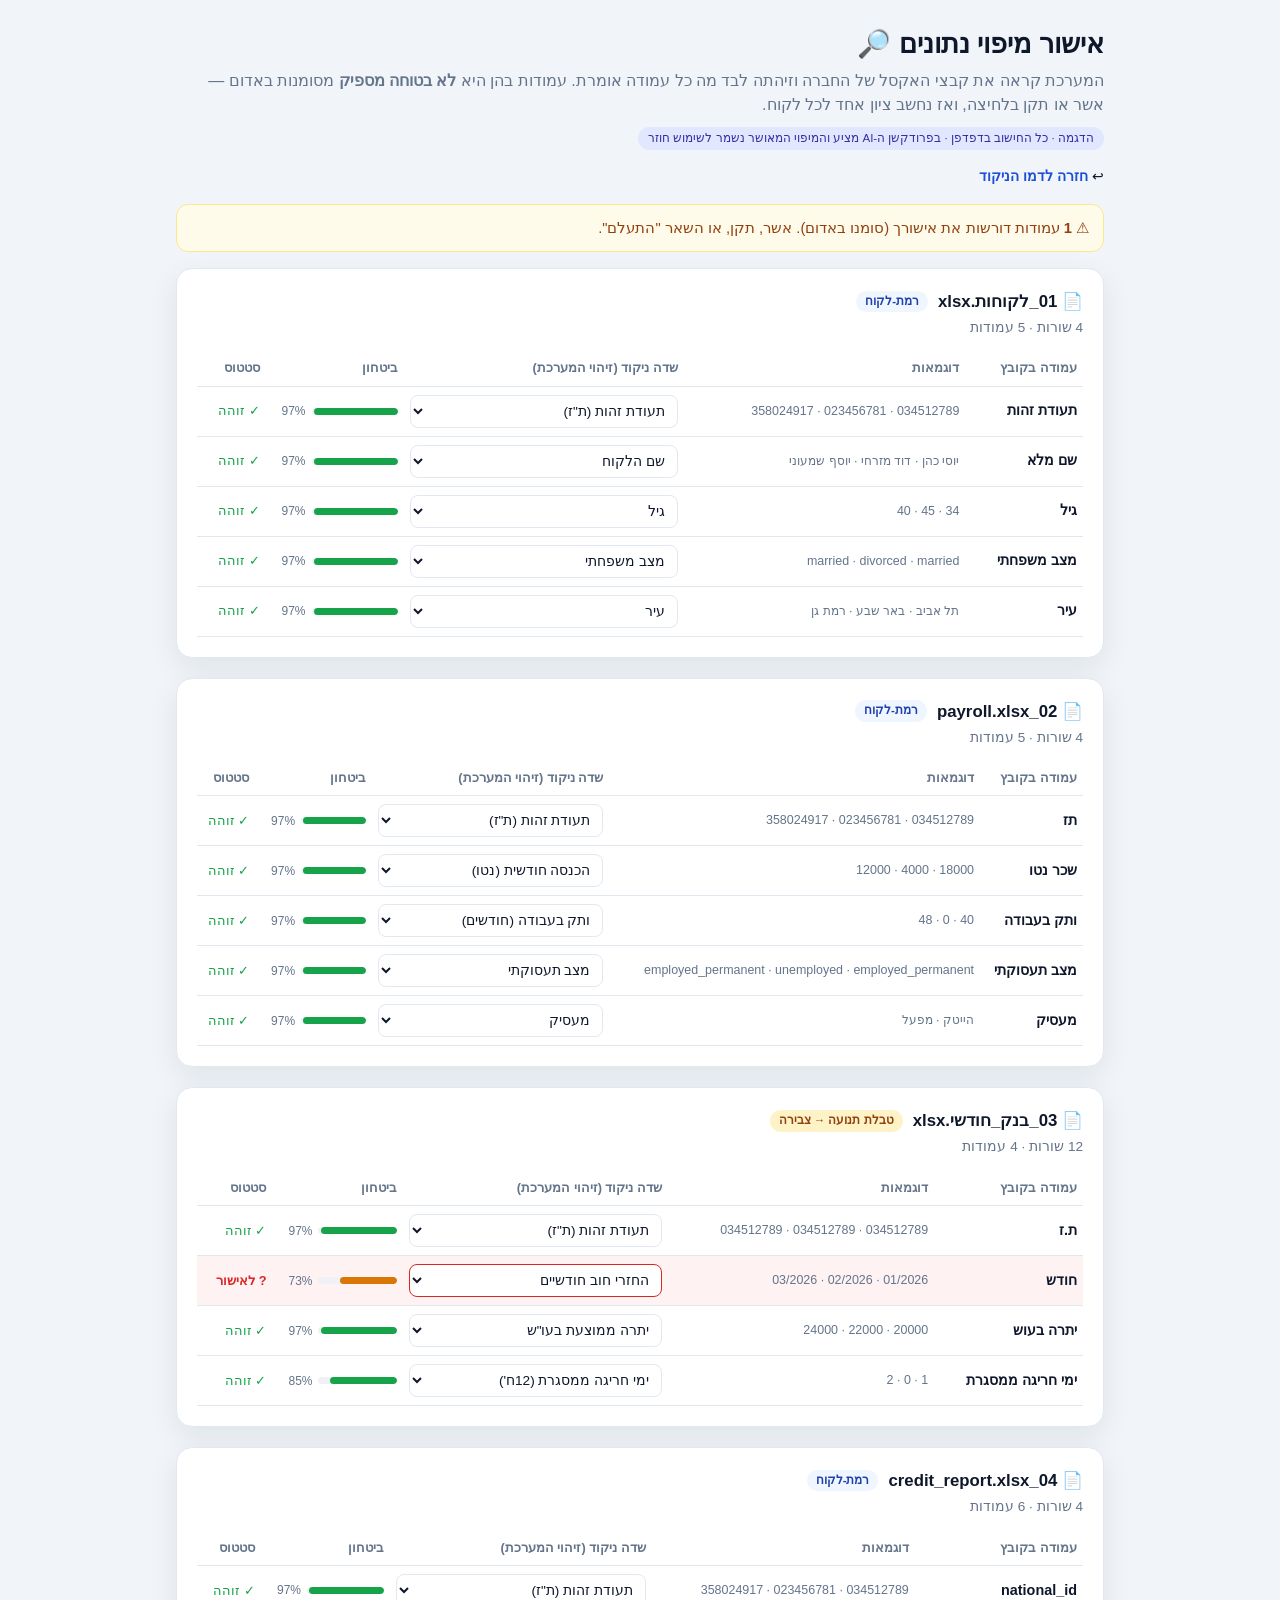
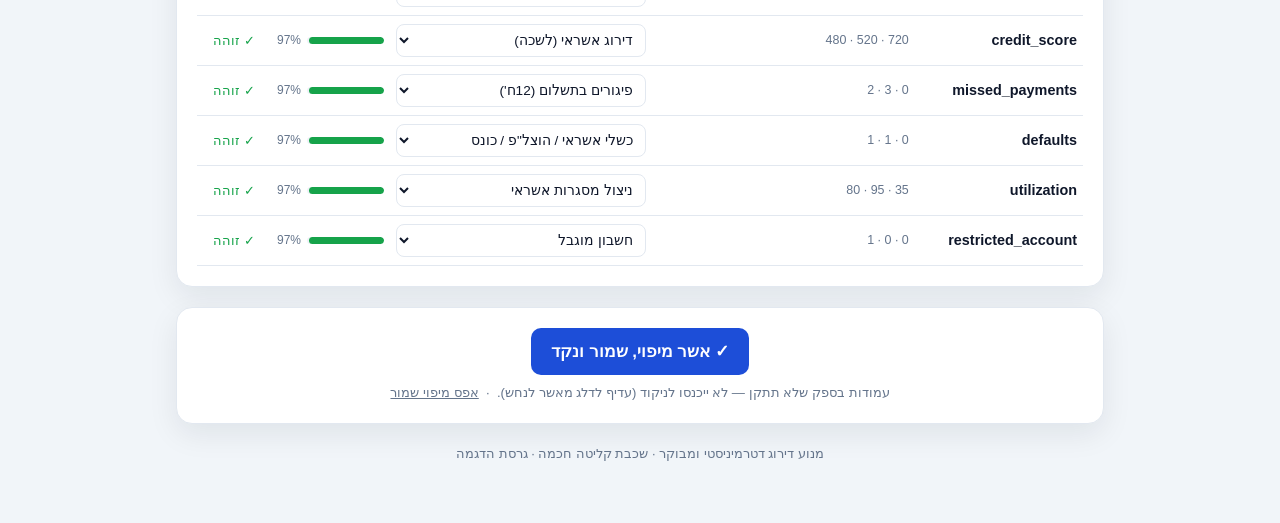
<file: customer-risk-rating/web/ingest_review.html>
<!DOCTYPE html>
<html lang="he" dir="rtl">
<head>
<meta charset="UTF-8" />
<meta name="viewport" content="width=device-width, initial-scale=1.0" />
<title>אישור מיפוי נתונים — דירוג סיכון לקוח</title>
<style>
  :root {
    --bg:#f1f5f9; --card:#fff; --ink:#0f172a; --muted:#64748b; --line:#e2e8f0;
    --brand:#1d4ed8; --brand-ink:#1e3a8a; --approve:#16a34a; --review:#d97706; --reject:#dc2626;
    --shadow:0 10px 30px rgba(15,23,42,.08);
  }
  * { box-sizing:border-box; }
  body { margin:0; background:var(--bg); color:var(--ink);
    font-family:"Segoe UI",Arial,"Noto Sans Hebrew",sans-serif; line-height:1.5; }
  .wrap { max-width:960px; margin:0 auto; padding:24px 16px 60px; }
  header h1 { margin:0 0 4px; font-size:1.7rem; }
  header p { margin:0 0 8px; color:var(--muted); }
  .tag { display:inline-block; font-size:.72rem; background:#e0e7ff; color:#3730a3;
    padding:3px 10px; border-radius:999px; margin-bottom:16px; }
  .nav { margin-bottom:16px; font-size:.9rem; }
  .nav a { color:var(--brand); text-decoration:none; font-weight:600; }
  .card { background:var(--card); border:1px solid var(--line); border-radius:16px;
    box-shadow:var(--shadow); padding:20px; margin-bottom:20px; }
  .file-title { display:flex; align-items:center; gap:10px; font-weight:700; font-size:1.05rem; margin-bottom:4px; }
  .grain { font-size:.72rem; padding:2px 9px; border-radius:999px; font-weight:600; }
  .grain.cust { background:#eff6ff; color:#1e40af; }
  .grain.txn { background:#fef3c7; color:#92400e; }
  .file-sub { color:var(--muted); font-size:.85rem; margin-bottom:12px; }
  table { width:100%; border-collapse:collapse; font-size:.9rem; }
  th, td { text-align:right; padding:8px 6px; border-bottom:1px solid var(--line); vertical-align:middle; }
  th { color:var(--muted); font-weight:600; font-size:.8rem; }
  tr.flag { background:#fef2f2; }
  .col-name { font-weight:600; }
  .samples { color:var(--muted); font-size:.78rem; }
  select { width:100%; padding:7px 8px; border:1px solid var(--line); border-radius:8px;
    background:#fff; color:var(--ink); font-size:.85rem; font-family:inherit; }
  tr.flag select { border-color:var(--reject); }
  .conf { display:flex; align-items:center; gap:6px; min-width:96px; }
  .conf-bar { flex:1; height:7px; background:#eef2f7; border-radius:999px; overflow:hidden; }
  .conf-bar > span { display:block; height:100%; border-radius:999px; }
  .conf-num { font-size:.75rem; color:var(--muted); min-width:34px; }
  .status { font-size:.8rem; white-space:nowrap; }
  .status.ok { color:var(--approve); }
  .status.rev { color:var(--reject); font-weight:600; }
  .banner { padding:12px 14px; border-radius:12px; font-size:.92rem; margin-bottom:16px; }
  .banner.warn { background:#fffbeb; border:1px solid #fde68a; color:#92400e; }
  .banner.ok { background:#f0fdf4; border:1px solid #bbf7d0; color:#166534; }
  button { padding:13px 20px; font-size:1.05rem; font-weight:600; color:#fff;
    background:var(--brand); border:0; border-radius:10px; cursor:pointer; }
  button:hover { background:var(--brand-ink); }
  .results td, .results th { font-size:.9rem; }
  .badge { padding:4px 12px; border-radius:999px; font-weight:700; color:#fff; font-size:.85rem; }
  .ko { color:var(--reject); font-weight:700; font-size:.82rem; }
  .muted { color:var(--muted); }
  footer { color:var(--muted); font-size:.8rem; text-align:center; margin-top:8px; }
  @media (max-width:640px){ .samples{ display:none; } }
</style>
</head>
<body>
<div class="wrap">
  <header>
    <h1>אישור מיפוי נתונים 🔎</h1>
    <p>המערכת קראה את קבצי האקסל של החברה וזיהתה לבד מה כל עמודה אומרת. עמודות בהן היא
       <b>לא בטוחה מספיק</b> מסומנות באדום — אשר או תקן בלחיצה, ואז נחשב ציון אחד לכל לקוח.</p>
    <span class="tag">הדגמה · כל החישוב בדפדפן · בפרודקשן ה-AI מציע והמיפוי המאושר נשמר לשימוש חוזר</span>
    <div class="nav">↩ <a href="index.html">חזרה לדמו הניקוד</a></div>
  </header>

  <div id="review"></div>

  <div class="card" style="text-align:center;">
    <button id="apply">✓ אשר מיפוי, שמור ונקד</button>
    <button id="download" style="display:none; background:#0f766e; margin-inline-start:8px;">⬇ הורד mappings.yaml</button>
    <div class="muted" style="margin-top:8px; font-size:.82rem;">
      עמודות בספק שלא תתקן — לא ייכנסו לניקוד (עדיף לדלג מאשר לנחש).
      &nbsp;·&nbsp; <a href="#" id="reset" style="color:var(--muted)">אפס מיפוי שמור</a></div>
  </div>

  <div id="results"></div>

  <footer>מנוע דירוג דטרמיניסטי ומבוקר · שכבת קליטה חכמה · גרסת הדגמה</footer>
</div>

<script>
// ─────────────────────────────────────────────────────────────────────────────
// שדות קנוניים (mirror ingest.py) — id חייב להתאים ל-source במודל הניקוד
// ─────────────────────────────────────────────────────────────────────────────
const FIELDS = [
  { id:"national_id", label:"תעודת זהות (ת\"ז)", key:true, dtype:"text", agg:"first",
    aliases:["national_id","id_number","tz","תז","תעודת זהות","ת.ז","מספר זהות","זהות"] },
  { id:"customer_id", label:"מזהה לקוח", dtype:"text", agg:"first",
    aliases:["customer_id","client_id","מזהה לקוח","קוד לקוח","מספר לקוח"] },
  { id:"full_name", label:"שם הלקוח", dtype:"text", agg:"first",
    aliases:["full_name","name","שם","שם מלא","שם הלקוח"] },
  { id:"city", label:"עיר", dtype:"text", agg:"first", aliases:["city","עיר","יישוב","ישוב"] },
  { id:"age", label:"גיל", dtype:"int", agg:"last", aliases:["age","גיל"] },
  { id:"marital_status", label:"מצב משפחתי", dtype:"cat", agg:"last",
    aliases:["marital_status","מצב משפחתי","סטטוס משפחתי"] },
  { id:"employment_status", label:"מצב תעסוקתי", dtype:"cat", agg:"last",
    aliases:["employment_status","employment","מצב תעסוקתי","סטטוס תעסוקה","תעסוקה"] },
  { id:"monthly_income", label:"הכנסה חודשית (נטו)", dtype:"num", agg:"mean",
    aliases:["monthly_income","income","salary","net_income","הכנסה","שכר","שכר נטו","משכורת","הכנסה חודשית"] },
  { id:"tenure_months", label:"ותק בעבודה (חודשים)", dtype:"int", agg:"max",
    aliases:["tenure_months","seniority","ותק","ותק בעבודה","ותק תעסוקתי"] },
  { id:"employer", label:"מעסיק", dtype:"text", agg:"last", aliases:["employer","מעסיק","מקום עבודה","חברה"] },
  { id:"avg_balance", label:"יתרה ממוצעת בעו\"ש", dtype:"num", agg:"mean",
    aliases:["avg_balance","balance","יתרה","יתרה ממוצעת","יתרת עוש","יתרה בעוש"] },
  { id:"overdraft_days_12m", label:"ימי חריגה ממסגרת (12ח')", dtype:"int", agg:"sum",
    aliases:["overdraft_days","overdraft_days_12m","ימי חריגה","חריגה ממסגרת"] },
  { id:"external_bureau_score", label:"דירוג אשראי (לשכה)", dtype:"num", agg:"last",
    aliases:["bureau_score","credit_score","score","דירוג אשראי","ציון אשראי","דירוג לשכה"] },
  { id:"missed_payments_12m", label:"פיגורים בתשלום (12ח')", dtype:"int", agg:"sum",
    aliases:["missed_payments","late_payments","arrears","פיגורים","איחורים","פיגורים בתשלום"] },
  { id:"defaults", label:"כשלי אשראי / הוצל\"פ / כונס", dtype:"int", agg:"max",
    aliases:["defaults","enforcement","כשלי אשראי","כשל אשראי","הוצאה לפועל","הוצלפ","כונס","חדלות פירעון"] },
  { id:"credit_utilization", label:"ניצול מסגרות אשראי", dtype:"ratio", agg:"mean",
    aliases:["credit_utilization","utilization","util","ניצול מסגרת","ניצול אשראי","ניצול מסגרות"] },
  { id:"oldest_account_years", label:"ותק היסטוריית אשראי (שנים)", dtype:"num", agg:"max",
    aliases:["oldest_account_years","credit_history_years","ותק אשראי","שנות היסטוריה"] },
  { id:"hard_inquiries_6m", label:"בקשות אשראי אחרונות (6ח')", dtype:"int", agg:"sum",
    aliases:["hard_inquiries","inquiries","בקשות אשראי","שאילתות אשראי"] },
  { id:"total_debt", label:"סך חוב", dtype:"num", agg:"sum",
    aliases:["total_debt","debt","סך חוב","חוב כולל","חוב"] },
  { id:"monthly_debt_payments", label:"החזרי חוב חודשיים", dtype:"num", agg:"sum",
    aliases:["monthly_debt_payments","debt_payments","החזר חודשי","תשלומי חוב"] },
  { id:"restricted_account", label:"חשבון מוגבל", dtype:"bool", agg:"any",
    aliases:["restricted_account","restricted","חשבון מוגבל","מוגבל"] },
  { id:"bankruptcy", label:"פשיטת רגל / כונס", dtype:"bool", agg:"any",
    aliases:["bankruptcy","insolvency","פשיטת רגל","פשר"] },
];
const FIELD_BY_ID = Object.fromEntries(FIELDS.map(f => [f.id, f]));
const KEY_FIELDS = ["national_id","customer_id"];

// ── נרמול כותרות עברית (mirror normalize_header) ──────────────────────────────
const HE_FINALS = { "ם":"מ","ן":"נ","ץ":"צ","ף":"פ","ך":"כ" };
function norm(text){
  let s = String(text).normalize("NFKD").replace(/[֑-ׇ]/g,""); // drop niqqud
  s = s.toLowerCase().trim();
  s = s.split("").map(ch => HE_FINALS[ch] || ch).join("");
  s = s.replace(/["'`׳״.\-_/\\|()\[\]{}:,;]+/g,"").replace(/\s+/g,"");
  return s;
}
const ALIAS_INDEX = {};
for (const f of FIELDS) for (const a of [f.id, f.label, ...f.aliases]) {
  const n = norm(a); if (!(n in ALIAS_INDEX)) ALIAS_INDEX[n] = f.id;
}
function mapColumn(col){
  const n = norm(col);
  if (!n) return { field:null, conf:0 };
  if (n in ALIAS_INDEX) return { field:ALIAS_INDEX[n], conf:0.97 };
  let best = { field:null, conf:0 };
  for (const [an, fid] of Object.entries(ALIAS_INDEX)) {
    if (an.length < 3) continue;
    if (an.includes(n) || n.includes(an)) {
      const ratio = Math.min(an.length,n.length)/Math.max(an.length,n.length);
      const conf = 0.6 + 0.3*ratio;
      if (conf > best.conf) best = { field:fid, conf };
    }
  }
  return best;
}

// ── חתימת מבנה טבלה + אחסון מיפוי (mirror table_signature + MappingBook) ──────
function sha1(str){
  function rotl(n,s){ return (n<<s)|(n>>>(32-s)); }
  function hex(n){ let s=""; for(let i=7;i>=0;i--) s+=((n>>>(i*4))&0xf).toString(16); return s; }
  const utf8 = unescape(encodeURIComponent(str)), bytes=[];
  for(let i=0;i<utf8.length;i++) bytes.push(utf8.charCodeAt(i));
  const ml=bytes.length*8; bytes.push(0x80);
  while(bytes.length%64!==56) bytes.push(0);
  for(let i=7;i>=0;i--) bytes.push(Math.floor(ml/Math.pow(2,i*8))&0xff);
  let h0=0x67452301,h1=0xEFCDAB89,h2=0x98BADCFE,h3=0x10325476,h4=0xC3D2E1F0;
  for(let j=0;j<bytes.length;j+=64){
    const w=new Array(80);
    for(let i=0;i<16;i++) w[i]=(bytes[j+i*4]<<24)|(bytes[j+i*4+1]<<16)|(bytes[j+i*4+2]<<8)|(bytes[j+i*4+3]);
    for(let i=16;i<80;i++) w[i]=rotl(w[i-3]^w[i-8]^w[i-14]^w[i-16],1);
    let a=h0,b=h1,c=h2,d=h3,e=h4;
    for(let i=0;i<80;i++){
      let f,k;
      if(i<20){ f=(b&c)|((~b)&d); k=0x5A827999; }
      else if(i<40){ f=b^c^d; k=0x6ED9EBA1; }
      else if(i<60){ f=(b&c)|(b&d)|(c&d); k=0x8F1BBCDC; }
      else { f=b^c^d; k=0xCA62C1D6; }
      const t=(rotl(a,5)+f+e+k+w[i])|0;
      e=d; d=c; c=rotl(b,30); b=a; a=t;
    }
    h0=(h0+a)|0; h1=(h1+b)|0; h2=(h2+c)|0; h3=(h3+d)|0; h4=(h4+e)|0;
  }
  return hex(h0)+hex(h1)+hex(h2)+hex(h3)+hex(h4);
}
const signatureFor = (cols) => sha1(cols.map(norm).sort().join("|")).slice(0,12);
const round2 = (v) => Math.round(v*100)/100;
const STORE_PREFIX = "risk_map:";

function loadSaved(sig){
  try { const raw = localStorage.getItem(STORE_PREFIX+sig); return raw ? JSON.parse(raw) : null; }
  catch(e){ return null; }
}
function saveMapping(schema){
  try { localStorage.setItem(STORE_PREFIX+schema.signature, JSON.stringify(schema)); return true; }
  catch(e){ return false; }
}
function clearSaved(){
  try { Object.keys(localStorage).filter(k=>k.startsWith(STORE_PREFIX)).forEach(k=>localStorage.removeItem(k)); }
  catch(e){}
}

function schemaFor(fi){
  const s = state[fi];
  return {
    signature: signatureFor(FILES[fi].columns),
    grain: s.grain, approved: true,
    columns: s.maps.map(m => ({
      column: m.col,
      field: m.field || null,
      confidence: m.field ? (m.manual ? 1.0 : round2(m.conf)) : 0,
      reason_he: m.manual ? "אושר ידנית ע\"י אנליסט"
               : m.field ? "זוהה אוטומטית לפי שם העמודה" : "לא זוהתה התאמה",
      source: m.manual ? "manual" : "heuristic",
    })),
  };
}
// build a mappings.yaml identical to MappingBook's format (string scalars as JSON = valid YAML)
function buildMappingsYaml(){
  const L = [];
  FILES.forEach((f, fi) => {
    const sc = schemaFor(fi);
    L.push(JSON.stringify(sc.signature) + ":");
    L.push("  signature: " + JSON.stringify(sc.signature));
    L.push("  grain: " + JSON.stringify(sc.grain));
    L.push("  approved: true");
    L.push("  columns:");
    sc.columns.forEach(c => {
      L.push("    - column: " + JSON.stringify(c.column));
      L.push("      field: " + (c.field === null ? "null" : JSON.stringify(c.field)));
      L.push("      confidence: " + c.confidence);
      L.push("      reason_he: " + JSON.stringify(c.reason_he));
      L.push("      source: " + JSON.stringify(c.source));
    });
  });
  return L.join("\n") + "\n";
}

// ─────────────────────────────────────────────────────────────────────────────
// "האקסלים" של החברה — שמות עמודות שונים לגמרי בכל קובץ (mirror data/messy_demo)
// ─────────────────────────────────────────────────────────────────────────────
const FILES = [
  { name:"01_לקוחות.xlsx", columns:["תעודת זהות","שם מלא","גיל","מצב משפחתי","עיר"],
    rows:[["034512789","יוסי כהן","34","married","תל אביב"],
          ["023456781","דוד מזרחי","45","divorced","באר שבע"],
          ["358024917","יוסף שמעוני","40","married","רמת גן"],
          ["067890345","אבי פרץ","39","married","ראשון לציון"]] },
  { name:"02_payroll.xlsx", columns:["תז","שכר נטו","ותק בעבודה","מצב תעסוקתי","מעסיק"],
    rows:[["034512789","18000","40","employed_permanent","הייטק"],
          ["023456781","4000","0","unemployed",""],
          ["358024917","12000","48","employed_permanent","מפעל"],
          ["067890345","22000","84","self_employed","עצמאי"]] },
  { name:"03_בנק_חודשי.xlsx", columns:["ת.ז","חודש","יתרה בעוש","ימי חריגה ממסגרת"],
    rows:[["034512789","01/2026","20000","1"],["034512789","02/2026","22000","0"],["034512789","03/2026","24000","2"],
          ["023456781","01/2026","-2000","40"],["023456781","02/2026","-4000","30"],["023456781","03/2026","-3000","30"],
          ["358024917","01/2026","3000","10"],["358024917","02/2026","3000","5"],["358024917","03/2026","3000","5"],
          ["067890345","01/2026","15000","10"],["067890345","02/2026","16000","5"],["067890345","03/2026","14000","10"]] },
  { name:"04_credit_report.xlsx", columns:["national_id","credit_score","missed_payments","defaults","utilization","restricted_account"],
    rows:[["034512789","720","0","0","35","0"],
          ["023456781","520","3","1","95","0"],
          ["358024917","480","2","1","80","1"],
          ["067890345","690","1","0","55","0"]] },
];

const THRESHOLD = 0.8;
const state = [];   // per file: { grain, maps:[{col, field, conf, manual}], loaded }
let loadedAny = false;

// grain: transaction if the key column repeats
function detectGrain(file, keyIdx){
  if (keyIdx < 0) return "customer";
  const seen = new Set();
  for (const r of file.rows){ const k = r[keyIdx]; if (seen.has(k)) return "transaction"; seen.add(k); }
  return "customer";
}

function buildState(){
  state.length = 0;
  loadedAny = false;
  for (const file of FILES){
    const saved = loadSaved(signatureFor(file.columns));
    if (saved && saved.approved){
      loadedAny = true;
      const byCol = Object.fromEntries(saved.columns.map(c => [c.column, c]));
      const maps = file.columns.map(col => {
        const c = byCol[col];
        if (!c) return { col, ...mapColumn(col) };   // a new column the saved map didn't cover
        return { col, field: c.field || null,
                 conf: Number(c.confidence) || (c.field ? 1 : 0),
                 manual: (c.source === "manual" || c.source === "ai") };
      });
      state.push({ grain: saved.grain, maps, loaded: true });
    } else {
      const maps = file.columns.map(col => ({ col, ...mapColumn(col) }));
      let keyIdx = -1;
      for (const want of KEY_FIELDS){ const i = maps.findIndex(m => m.field === want); if (i>=0){ keyIdx=i; break; } }
      state.push({ grain: detectGrain(file, keyIdx), maps, loaded: false });
    }
  }
}

function isFlagged(m){ return !m.manual && (!m.field || m.conf < THRESHOLD); }

function renderReview(){
  const root = document.getElementById("review");
  let flagged = 0;
  state.forEach(s => s.maps.forEach(m => { if (isFlagged(m)) flagged++; }));
  root.innerHTML = "";

  const banner = document.createElement("div");
  if (loadedAny && !flagged){
    banner.className = "banner ok";
    banner.innerHTML = "💾 נטען <b>ממיפוי מאושר שמור</b> — המערכת לא ניחשה מחדש. אפשר לנקד ישירות.";
  } else {
    banner.className = "banner " + (flagged ? "warn" : "ok");
    banner.innerHTML = flagged
      ? `⚠ <b>${flagged}</b> עמודות דורשות את אישורך (סומנו באדום). אשר, תקן, או השאר "התעלם".`
      : "✓ כל העמודות זוהו ברמת ביטחון גבוהה — אשר כדי לשמור לשימוש חוזר.";
  }
  root.appendChild(banner);

  FILES.forEach((file, fi) => {
    const s = state[fi];
    const card = document.createElement("div"); card.className = "card";
    const gr = s.grain === "transaction"
      ? `<span class="grain txn">טבלת תנועה → צבירה</span>`
      : `<span class="grain cust">רמת-לקוח</span>`;
    const saved = s.loaded ? `<span class="grain cust" style="background:#ecfdf5;color:#065f46">💾 ממיפוי שמור</span>` : "";
    card.innerHTML = `<div class="file-title">📄 ${file.name} ${gr} ${saved}</div>
      <div class="file-sub">${file.rows.length} שורות · ${file.columns.length} עמודות</div>`;
    const tbl = document.createElement("table");
    tbl.innerHTML = `<thead><tr><th>עמודה בקובץ</th><th>דוגמאות</th><th>שדה ניקוד (זיהוי המערכת)</th>
      <th>ביטחון</th><th>סטטוס</th></tr></thead>`;
    const tb = document.createElement("tbody");
    s.maps.forEach((m, ci) => {
      const flag = isFlagged(m);
      const tr = document.createElement("tr"); if (flag) tr.className = "flag";
      const samples = file.rows.slice(0,3).map(r => r[ci]).filter(x=>x!=="").join(" · ");
      const sel = document.createElement("select");
      sel.innerHTML = `<option value="">— התעלם —</option>` +
        FIELDS.map(f => `<option value="${f.id}" ${f.id===m.field?"selected":""}>${f.label}</option>`).join("");
      sel.addEventListener("change", () => {
        m.field = sel.value || null; m.conf = sel.value ? 1.0 : 0; m.manual = true;
        renderReview();
      });
      const color = m.conf>=0.8 ? "var(--approve)" : m.conf>0 ? "var(--review)" : "var(--reject)";
      const td = document.createElement("td"); td.appendChild(sel);
      tr.innerHTML = `<td class="col-name">${m.col}</td><td class="samples">${samples||"—"}</td>`;
      tr.appendChild(td);
      const c = document.createElement("td");
      c.innerHTML = `<div class="conf"><div class="conf-bar"><span style="width:${Math.round(m.conf*100)}%;background:${color}"></span></div>
        <span class="conf-num">${Math.round(m.conf*100)}%</span></div>`;
      tr.appendChild(c);
      const st = document.createElement("td");
      st.innerHTML = (m.manual && !m.field) ? `<span class="status ok">✓ אושר (מתעלם)</span>`
        : m.manual ? `<span class="status ok">✓ אושר ידנית</span>`
        : flag ? `<span class="status rev">? לאישור</span>`
        : `<span class="status ok">✓ זוהה</span>`;
      tr.appendChild(st);
      tb.appendChild(tr);
    });
    tbl.appendChild(tb); card.appendChild(tbl); root.appendChild(card);
  });
}

// ─────────────────────────────────────────────────────────────────────────────
// החלת המיפוי: צבירת תנועות, מיזוג לפי ת"ז, ניקוד
// ─────────────────────────────────────────────────────────────────────────────
const canonId = (v) => String(v).replace(/\D/g,"").padStart(9,"0");
function coerce(field, value){
  if (value===null || value===undefined || value==="") return null;
  if (["num","ratio","int"].includes(field.dtype)){
    let n = parseFloat(String(value).replace(/[,₪%\s]/g,""));
    if (isNaN(n)) return null;
    if (field.dtype==="ratio" && n>1.5) n = n/100;
    if (field.dtype==="int") n = Math.round(n);
    return n;
  }
  if (field.dtype==="bool"){
    const s = String(value).trim().toLowerCase();
    return ["1","true","yes","כן","מוגבל","פעיל"].includes(s) ? 1 : 0;
  }
  if (field.dtype==="cat") return String(value).trim().toLowerCase();
  return String(value).trim();
}
const AGG = {
  sum:a=>a.reduce((x,y)=>x+y,0), mean:a=>a.reduce((x,y)=>x+y,0)/a.length,
  max:a=>Math.max(...a), min:a=>Math.min(...a), count:a=>a.length,
  any:a=>a.some(x=>Number(x)>0)?1:0, first:a=>a[0], last:a=>a[a.length-1],
};

function buildRecords(){
  const records = {}, sources = {};
  FILES.forEach((file, fi) => {
    const s = state[fi];
    // apply only confident/approved columns; highest conf wins a field
    const chosen = {};
    s.maps.slice().sort((a,b)=>b.conf-a.conf).forEach(m => {
      if (m.field && m.conf>=THRESHOLD && !(m.field in chosen)) chosen[m.field] = m.col;
    });
    const colIdx = Object.fromEntries(file.columns.map((c,i)=>[c,i]));
    let keyField = KEY_FIELDS.find(k => k in chosen);
    if (!keyField) return;
    const keyCol = chosen[keyField];

    // group rows by key
    const groups = {};
    for (const r of file.rows){ const k = r[colIdx[keyCol]]; if (!k) continue; (groups[k]=groups[k]||[]).push(r); }
    for (const [k, grp] of Object.entries(groups)){
      const canon = {};
      for (const [fid, col] of Object.entries(chosen)){
        const field = FIELD_BY_ID[fid], ci = colIdx[col];
        let vals = grp.map(r => r[ci]).filter(v => v!=="" && v!=null);
        if (s.grain==="transaction"){
          if (["num","ratio","int"].includes(field.dtype) && ["sum","mean","max","min","count"].includes(field.agg)){
            vals = vals.map(v=>parseFloat(String(v).replace(/[,₪%\s]/g,""))).filter(x=>!isNaN(x));
            if (!vals.length && field.agg!=="count") continue;
          }
          if (!vals.length) continue;
          canon[fid] = (AGG[field.agg]||AGG.last)(vals);
        } else {
          if (!vals.length) continue;
          canon[fid] = vals[0];
        }
      }
      const nid = canonId(canon.national_id || k);
      const rec = records[nid] = records[nid] || {}; const src = sources[nid] = sources[nid] || {};
      for (const [fid, v] of Object.entries(canon)){
        const cv = coerce(FIELD_BY_ID[fid], v);
        if (cv===null) continue;
        if (!(fid in rec)){ rec[fid]=cv; src[fid]=file.name; }
      }
    }
  });
  for (const [nid, rec] of Object.entries(records)){
    if (!rec.national_id) rec.national_id = nid;
    if (!rec.customer_id) rec.customer_id = "C"+nid.slice(-6);
  }
  return { records, sources };
}

// ── מנוע ניקוד (mirror engine.py + scoring_model.yaml, subset needed) ─────────
const MODEL = {
  bands:[
    { id:"bureau_score", w:0.10, src:"external_bureau_score", type:"num", bands:[[500,10],[580,8],[640,6],[700,4],[760,2],[Infinity,1]], missing:7 },
    { id:"payment_history", w:0.10, src:"missed_payments_12m", type:"num", bands:[[0,1],[1,3],[2,5],[3,7],[Infinity,9]], missing:6 },
    { id:"defaults", w:0.07, src:"defaults", type:"num", bands:[[0,1],[1,6],[Infinity,10]], missing:5 },
    { id:"credit_utilization", w:0.06, src:"credit_utilization", type:"num", bands:[[0.30,1],[0.50,3],[0.70,5],[0.90,8],[Infinity,10]], missing:5 },
    { id:"credit_history_length", w:0.04, src:"oldest_account_years", type:"num", bands:[[1,8],[3,6],[7,4],[15,2],[Infinity,1]], missing:5 },
    { id:"recent_inquiries", w:0.03, src:"hard_inquiries_6m", type:"num", bands:[[0,1],[1,2],[2,4],[4,6],[6,8],[Infinity,10]], missing:4 },
    { id:"affordability", w:0.15, src:"dti", type:"num", bands:[[0.20,1],[0.30,3],[0.40,5],[0.50,7],[0.70,9],[Infinity,10]], missing:8 },
    { id:"income_level", w:0.07, src:"monthly_income", type:"num", bands:[[5000,10],[7000,8],[10000,6],[15000,4],[20000,3],[30000,2],[Infinity,1]], missing:8 },
    { id:"existing_leverage", w:0.06, src:"existing_leverage", type:"num", bands:[[0.5,1],[1.0,3],[2.0,5],[3.0,7],[5.0,9],[Infinity,10]], missing:6 },
    { id:"employment_status", w:0.05, src:"employment_status", type:"cat", map:{employed_permanent:1,civil_servant:1,self_employed:4,employed_temp:5,pensioner:4,student:6,unemployed:10}, unknown:7, missing:8 },
    { id:"employment_tenure", w:0.02, src:"tenure_months", type:"num", bands:[[6,9],[12,7],[24,5],[36,3],[60,2],[Infinity,1]], missing:6 },
    { id:"liquidity_savings", w:0.04, src:"avg_balance", type:"num", bands:[[0,10],[2000,8],[10000,5],[25000,3],[50000,2],[Infinity,1]], missing:6 },
    { id:"banking_conduct", w:0.04, src:"overdraft_days_12m", type:"num", bands:[[0,1],[15,3],[45,5],[90,8],[Infinity,10]], missing:5 },
    { id:"collateral", w:0.07, src:"collateral", type:"cat", map:{full_secured:1,partial_secured:4,guarantor:5,unsecured:7}, unknown:6, missing:6 },
    { id:"loan_purpose", w:0.05, src:"loan_purpose", type:"cat", map:{debt_consolidation:3,home_renovation:3,vehicle:3,education:4,medical:4,business:5,life_event:5,consumption:6,investment:9,other:5}, unknown:5, missing:4 },
    { id:"age", w:0.02, src:"age", type:"num", bands:[[20,6],[24,4],[60,1],[70,4],[Infinity,7]], missing:5 },
    { id:"family_stability", w:0.03, src:"marital_status", type:"cat", map:{married:1,widowed:3,single:4,divorced:5}, unknown:4, missing:4 },
  ],
  knockouts:[
    { id:"active_default", label:'כשל אשראי / הליך הוצל"פ פעיל', field:"defaults", gte:1 },
    { id:"restricted_account", label:"חשבון מוגבל (בנק ישראל)", field:"restricted_account", gte:1 },
    { id:"bankruptcy", label:"פשיטת רגל / כונס נכסים", field:"bankruptcy", gte:1 },
  ],
  decision:[{id:"approve",max:3,label:"אישור",color:"var(--approve)"},{id:"review",max:6,label:"בדיקה ידנית",color:"var(--review)"},{id:"reject",max:10,label:"דחייה",color:"var(--reject)"}],
};
const clamp = r => Math.max(1, Math.min(10, r));
function derived(src, rec, amount){
  if (src==="dti"){ const inc=rec.monthly_income; if(!inc||inc<=0) return null; return ((rec.monthly_debt_payments||0)+amount/60)/inc; }
  if (src==="existing_leverage"){ const inc=rec.monthly_income; if(!inc||inc<=0) return null; if(rec.total_debt==null) return null; return rec.total_debt/(inc*12); }
  return rec[src];
}
function score(rec, amount){
  let total=0;
  for (const c of MODEL.bands){
    let raw = derived(c.src, rec, amount);
    let risk;
    if (raw==null || raw===""){ risk = clamp(c.missing); }
    else if (c.type==="cat"){ const k=String(raw).toLowerCase(); risk = clamp(k in c.map ? c.map[k] : c.unknown); }
    else { const v=Number(raw); risk=clamp(c.bands[c.bands.length-1][1]); for(const [mx,rk] of c.bands){ if(v<=mx){ risk=clamp(rk); break; } } }
    total += c.w*risk;
  }
  total = clamp(total);
  const rounded = clamp(Math.floor(total+0.5));
  let band = MODEL.decision.find(b => rounded <= b.max);
  const kos = MODEL.knockouts.filter(k => { const v=rec[k.field]; return v!=null && v!=="" && Number(v)>=k.gte; });
  if (kos.length) band = MODEL.decision.find(b=>b.id==="reject");
  return { score:total, band, knockouts:kos };
}

const FMT = { national_id:"ת\"ז", monthly_income:"הכנסה", avg_balance:"יתרה", external_bureau_score:"דירוג", credit_utilization:"ניצול", defaults:"כשלים", restricted_account:"מוגבל" };
function fmtVal(v){ return typeof v==="number" ? (Number.isInteger(v)?v.toLocaleString("he-IL"):v.toFixed(2)) : v; }

let LAST_YAML = "";

document.getElementById("apply").addEventListener("click", () => {
  // "approve" = confirm the mapping as shown; uncertain-and-untouched columns are
  // held out (marked confirmed-ignore) so a guess never reaches a score.
  state.forEach(s => s.maps.forEach(m => {
    if (m.field && m.conf < THRESHOLD && !m.manual){ m.field = null; m.conf = 0; m.manual = true; }
  }));

  // persist an approved mapping per table (the browser's MappingBook)
  let savedCount = 0;
  FILES.forEach((f, fi) => { if (saveMapping(schemaFor(fi))) savedCount++; });
  LAST_YAML = buildMappingsYaml();
  document.getElementById("download").style.display = "inline-block";
  renderReview();   // re-render: nothing red anymore, saved badges appear

  const { records } = buildRecords();
  const root = document.getElementById("results");
  root.innerHTML = "";

  const ok = document.createElement("div");
  ok.className = "banner ok";
  ok.innerHTML = savedCount
    ? `💾 המיפוי נשמר (${savedCount} טבלאות) — ייטען אוטומטית בכניסה הבאה, בלי לנחש מחדש. `
      + `אפשר גם להוריד <b>mappings.yaml</b> ולטעון ב-Python עם <code>--mapping</code>.`
    : "⚠ לא ניתן לשמור בדפדפן (localStorage חסום) — אפשר להוריד את mappings.yaml במקום.";
  root.appendChild(ok);

  const card = document.createElement("div"); card.className = "card results";
  card.innerHTML = `<div class="file-title">✓ תוצאה: רשומה קנונית אחת לכל ת"ז → ציון</div>
    <div class="file-sub">${Object.keys(records).length} לקוחות, אוחדו מכל הקבצים (ת"ז זוהתה למרות 4 איותים שונים; טבלת הבנק נצברה).</div>`;
  const tbl = document.createElement("table");
  tbl.innerHTML = `<thead><tr><th>לקוח</th><th>נתונים שנשלפו (מוזגו)</th><th>ציון</th><th>החלטה</th></tr></thead>`;
  const tb = document.createElement("tbody");
  Object.values(records).sort((a,b)=>score(a,100000).score-score(b,100000).score).forEach(rec => {
    const res = score(rec, 100000);
    const pulled = ["national_id","monthly_income","avg_balance","external_bureau_score","credit_utilization","defaults","restricted_account"]
      .filter(f => f in rec).map(f => `${FMT[f]}: <b>${fmtVal(rec[f])}</b>`).join(" · ");
    const tr = document.createElement("tr");
    const ko = res.knockouts.length ? `<div class="ko">⛔ נוק-אאוט: ${res.knockouts.map(k=>k.label).join("; ")}</div>` : "";
    tr.innerHTML = `<td><b>${rec.full_name||rec.customer_id}</b><br><span class="muted" style="font-size:.78rem">${rec.customer_id}</span></td>
      <td class="samples" style="font-size:.82rem;color:var(--ink)">${pulled}</td>
      <td><b style="font-size:1.1rem">${res.score.toFixed(1)}</b><span class="muted">/10</span></td>
      <td><span class="badge" style="background:${res.band.color}">${res.band.label}</span>${ko}</td>`;
    tb.appendChild(tr);
  });
  tbl.appendChild(tb); card.appendChild(tbl);
  root.appendChild(card);
  ok.scrollIntoView({ behavior:"smooth", block:"start" });
});

// download the approved mappings.yaml (works on the hosted https page)
document.getElementById("download").addEventListener("click", () => {
  const yaml = LAST_YAML || buildMappingsYaml();
  const blob = new Blob([yaml], { type:"text/yaml;charset=utf-8" });
  const url = URL.createObjectURL(blob);
  const a = document.createElement("a");
  a.href = url; a.download = "mappings.yaml"; document.body.appendChild(a); a.click();
  document.body.removeChild(a); setTimeout(() => URL.revokeObjectURL(url), 1000);
});

// reset the saved mappings (demo convenience)
document.getElementById("reset").addEventListener("click", (e) => {
  e.preventDefault();
  clearSaved();
  document.getElementById("download").style.display = "none";
  document.getElementById("results").innerHTML = "";
  buildState(); renderReview();
});

// init
buildState();
renderReview();
</script>
</body>
</html>
</file>
<file: shichva/styles.css>
/* ===== יומן השכבה — styles ===== */
*, *::before, *::after { box-sizing: border-box; margin: 0; padding: 0; -webkit-tap-highlight-color: transparent; }

:root {
  --bg:        #0d0f1a;
  --bg2:       #141830;
  --surface:   #1a1f3a;
  --surface2:  #232a4d;
  --line:      #2e3764;
  --ink:       #f2f4ff;
  --muted:     #9aa3cc;
  --dim:       #6b74a0;

  --brand:     #7c6cff;
  --brand-dk:  #5b48f0;
  --brand-sf:  rgba(124,108,255,.14);

  --lime:      #c4f24a;
  --lime-dk:   #a6d61f;
  --pink:      #ff5fa8;
  --cyan:      #4ad7f2;
  --amber:     #ffb64a;
  --red:       #ff5f6d;
  --green:     #3ddc97;

  --r:   16px;
  --r-s: 11px;
  --r-l: 24px;
  --sh:  0 8px 28px rgba(0,0,0,.42);
  --sh-s:0 3px 12px rgba(0,0,0,.3);
  --safe-b: env(safe-area-inset-bottom, 0px);
}

html, body { height: 100%; }
body {
  font-family: 'Rubik', system-ui, -apple-system, 'Segoe UI', sans-serif;
  background: var(--bg);
  color: var(--ink);
  -webkit-font-smoothing: antialiased;
  overflow-x: hidden;
  line-height: 1.5;
}
body::before {
  content:''; position: fixed; inset: 0; z-index: -1; pointer-events: none;
  background:
    radial-gradient(1100px 620px at 85% -10%, rgba(124,108,255,.26), transparent 62%),
    radial-gradient(900px 540px at 5% 8%,   rgba(255,95,168,.14), transparent 60%),
    radial-gradient(800px 500px at 50% 108%, rgba(74,215,242,.10), transparent 62%);
}

h1,h2,h3,h4 { font-family:'Secular One', 'Rubik', sans-serif; font-weight: 400; line-height: 1.22; }
button, input, select, textarea { font: inherit; color: inherit; }
button { background: none; border: 0; cursor: pointer; }
input, textarea, select { -webkit-appearance: none; appearance: none; }
a { color: var(--brand); }

/* ---------- layout ---------- */
.app { max-width: 620px; margin: 0 auto; padding: 0 16px calc(104px + var(--safe-b)); }
.screen { display: none; animation: fade .22s ease both; }
.screen.on { display: block; }
@keyframes fade { from { opacity:0; transform: translateY(7px); } to { opacity:1; transform:none; } }

/* ---------- top bar ---------- */
.top {
  position: sticky; top: 0; z-index: 40;
  background: linear-gradient(180deg, rgba(13,15,26,.97) 62%, rgba(13,15,26,0));
  backdrop-filter: blur(14px);
  padding: 14px 0 12px;
  margin-bottom: 4px;
}
.top-row { display: flex; align-items: center; gap: 10px; }
.brand { display: flex; align-items: center; gap: 9px; min-width: 0; flex: 1; }
.brand-logo {
  width: 38px; height: 38px; flex: none; border-radius: 12px;
  background: linear-gradient(145deg, var(--brand), var(--pink));
  display: grid; place-items: center;
  font-family: 'Secular One', sans-serif; font-size: 18px; color: #fff;
  box-shadow: 0 5px 16px rgba(124,108,255,.42);
}
.brand-txt { min-width: 0; }
.brand-name { font-family:'Secular One',sans-serif; font-size: 18px; letter-spacing:-.2px; white-space: nowrap; overflow: hidden; text-overflow: ellipsis; }
.brand-sub { font-size: 11.5px; color: var(--dim); white-space: nowrap; overflow:hidden; text-overflow:ellipsis; }

.icon-btn {
  width: 38px; height: 38px; flex: none; border-radius: 11px;
  background: var(--surface); border: 1px solid var(--line);
  display: grid; place-items: center; font-size: 17px;
  transition: .16s; position: relative;
}
.icon-btn:active { transform: scale(.93); }

/* sync dot */
.sync-dot { position:absolute; top:-2px; left:-2px; width:10px; height:10px; border-radius:50%; border:2px solid var(--bg); background: var(--dim); }
.sync-dot.ok   { background: var(--green); }
.sync-dot.busy { background: var(--amber); animation: pulse 1s infinite; }
.sync-dot.off  { background: var(--red); }
@keyframes pulse { 50% { opacity:.3; } }

/* ---------- day banner ---------- */
.daybar {
  margin-top: 12px; padding: 14px 16px; border-radius: var(--r);
  background: linear-gradient(135deg, var(--surface), var(--surface2));
  border: 1px solid var(--line); box-shadow: var(--sh-s);
  display: flex; align-items: center; gap: 13px;
}
.daybar.locked { background: linear-gradient(135deg, #2a1c33, #38203f); border-color: #4d2f58; }
.daybar-ic { font-size: 25px; flex: none; }
.daybar-main { flex: 1; min-width: 0; }
.daybar-date { font-family:'Secular One',sans-serif; font-size: 16.5px; }
.daybar-sub  { font-size: 12.5px; color: var(--muted); margin-top: 2px; }
.daybar-sub strong { color: var(--lime); font-weight: 500; }
.daybar.locked .daybar-sub strong { color: var(--pink); }

/* ---------- cards ---------- */
.card {
  background: var(--surface); border: 1px solid var(--line);
  border-radius: var(--r); padding: 15px; margin-top: 12px; box-shadow: var(--sh-s);
}
.card.pad0 { padding: 0; overflow: hidden; }

.sec-head { display:flex; align-items:center; gap:9px; margin: 22px 2px 2px; }
.sec-head h2 { font-size: 16px; flex: 1; }
.sec-head .count { font-size: 12px; color: var(--dim); }

/* ---------- lesson rows ---------- */
.lesson {
  display: flex; align-items: center; gap: 12px; width: 100%; text-align: right;
  padding: 14px 15px; border-bottom: 1px solid var(--line);
  transition: background .14s;
}
.lesson:last-child { border-bottom: 0; }
.lesson:active { background: var(--surface2); }
.lesson-ic {
  width: 44px; height: 44px; flex: none; border-radius: 13px;
  display: grid; place-items: center; font-size: 21px;
  background: var(--brand-sf);
}
.lesson-main { flex: 1; min-width: 0; }
.lesson-name { font-weight: 500; font-size: 15.5px; white-space: nowrap; overflow: hidden; text-overflow: ellipsis; }
.lesson-teacher { font-size: 12.5px; color: var(--muted); margin-top: 1px; white-space: nowrap; overflow:hidden; text-overflow:ellipsis; }
.lesson-right { flex: none; text-align: left; display: flex; flex-direction: column; align-items: flex-end; gap: 3px; }
.lesson-pct { font-family:'Secular One',sans-serif; font-size: 17px; line-height: 1; }
.lesson-fills { font-size: 10.5px; color: var(--dim); }
.chev { color: var(--dim); font-size: 18px; flex: none; }

.badge-me { font-size: 9.5px; background: var(--green); color: #05230f; padding: 1.5px 6px; border-radius: 99px; font-weight: 600; }

/* ---------- empty ---------- */
.empty { text-align: center; padding: 34px 20px; }
.empty-ic { font-size: 44px; opacity: .55; }
.empty h3 { margin: 12px 0 6px; font-size: 16.5px; }
.empty p { color: var(--muted); font-size: 13.5px; max-width: 290px; margin: 0 auto; }

/* ---------- buttons ---------- */
.btn {
  display: inline-flex; align-items: center; justify-content: center; gap: 8px;
  padding: 13px 18px; border-radius: 13px; font-weight: 500; font-size: 15px;
  background: var(--surface2); border: 1px solid var(--line); transition: .16s; width: 100%;
}
.btn:active { transform: scale(.975); }
.btn.primary { background: linear-gradient(135deg, var(--brand), var(--brand-dk)); border-color: transparent; color:#fff; box-shadow: 0 6px 20px rgba(124,108,255,.38); }
.btn.lime    { background: linear-gradient(135deg, var(--lime), var(--lime-dk)); border-color: transparent; color: #1b2600; box-shadow: 0 6px 20px rgba(196,242,74,.3); }
.btn.ghost   { background: transparent; }
.btn.danger  { background: transparent; border-color: #5c2733; color: var(--red); }
.btn.sm      { padding: 9px 13px; font-size: 13.5px; border-radius: 10px; width: auto; }
.btn:disabled { opacity: .45; pointer-events: none; }
.btn-row { display: flex; gap: 9px; margin-top: 12px; }

.fab-row { position: fixed; bottom: calc(16px + var(--safe-b)); left: 0; right: 0; z-index: 45; padding: 0 16px; max-width: 620px; margin: 0 auto; display: flex; gap: 10px; }
.fab-row .btn { box-shadow: var(--sh); }

/* ---------- form fields ---------- */
.field { margin-top: 15px; }
.field > label { display: block; font-size: 13px; color: var(--muted); margin-bottom: 7px; font-weight: 500; }
.inp {
  width: 100%; padding: 13px 14px; border-radius: 12px;
  background: var(--bg2); border: 1px solid var(--line); font-size: 15px; transition: .15s;
}
.inp:focus { outline: none; border-color: var(--brand); box-shadow: 0 0 0 3px var(--brand-sf); }
textarea.inp { min-height: 88px; resize: vertical; line-height: 1.55; }
select.inp { background-image: url("data:image/svg+xml;utf8,<svg xmlns='http://www.w3.org/2000/svg' viewBox='0 0 24 24' fill='%239aa3cc'><path d='M7 10l5 5 5-5z'/></svg>"); background-repeat: no-repeat; background-position: left 11px center; background-size: 20px; padding-left: 36px; }
.hint { font-size: 11.5px; color: var(--dim); margin-top: 6px; line-height: 1.5; }

/* emoji picker */
.emoji-grid { display: flex; flex-wrap: wrap; gap: 7px; }
.emoji-opt { width: 42px; height: 42px; border-radius: 11px; background: var(--bg2); border: 1px solid var(--line); font-size: 20px; display: grid; place-items: center; }
.emoji-opt.on { border-color: var(--brand); background: var(--brand-sf); transform: scale(1.06); }

/* ---------- param inputs ---------- */
.pblock { padding: 16px 15px; border-bottom: 1px solid var(--line); }
.pblock:last-child { border-bottom: 0; }
.pblock-head { display: flex; align-items: center; gap: 9px; margin-bottom: 11px; }
.pblock-ic { font-size: 19px; }
.pblock-name { font-weight: 500; font-size: 15px; flex: 1; }
.pblock-val { font-family:'Secular One',sans-serif; font-size: 19px; color: var(--lime); }

/* slider */
.slider { width: 100%; height: 34px; background: transparent; }
.slider::-webkit-slider-runnable-track { height: 10px; border-radius: 99px; background: linear-gradient(90deg, var(--green), var(--amber), var(--red)); }
.slider::-webkit-slider-thumb { -webkit-appearance: none; width: 28px; height: 28px; border-radius: 50%; background: #fff; border: 4px solid var(--brand); margin-top: -9px; box-shadow: 0 2px 9px rgba(0,0,0,.5); }
.slider::-moz-range-track { height: 10px; border-radius: 99px; background: linear-gradient(90deg, var(--green), var(--amber), var(--red)); }
.slider::-moz-range-thumb { width: 24px; height: 24px; border-radius: 50%; background: #fff; border: 4px solid var(--brand); }
.slider-ends { display: flex; justify-content: space-between; font-size: 11px; color: var(--dim); margin-top: -2px; }

/* counter */
.counter { display: flex; align-items: center; gap: 12px; }
.cnt-btn { width: 50px; height: 50px; border-radius: 15px; background: var(--surface2); border: 1px solid var(--line); font-size: 24px; display: grid; place-items: center; font-family:'Secular One',sans-serif; }
.cnt-btn:active { transform: scale(.9); }
.cnt-btn.plus { background: linear-gradient(135deg, var(--lime), var(--lime-dk)); color: #1b2600; border-color: transparent; }
.cnt-val { flex: 1; text-align: center; font-family:'Secular One',sans-serif; font-size: 34px; line-height: 1; }
.cnt-tap { font-size: 11px; color: var(--dim); text-align: center; margin-top: 8px; }

/* yes/no */
.yesno { display: flex; gap: 9px; }
.yesno .btn { flex: 1; }
.yesno .btn.on-yes { background: var(--green); color: #05230f; border-color: transparent; }
.yesno .btn.on-no  { background: var(--red); color: #fff; border-color: transparent; }

/* photo */
.photo-zone {
  border: 2px dashed var(--line); border-radius: var(--r); padding: 22px;
  text-align: center; background: var(--bg2); transition: .16s;
}
.photo-zone:active { border-color: var(--brand); }
.photo-zone .pz-ic { font-size: 32px; opacity: .65; }
.photo-zone p { font-size: 13px; color: var(--muted); margin-top: 7px; }
.photo-prev { position: relative; border-radius: var(--r); overflow: hidden; background: #000; }
.photo-prev img { width: 100%; display: block; max-height: 320px; object-fit: contain; }
.photo-x {
  position: absolute; top: 9px; left: 9px; width: 34px; height: 34px; border-radius: 50%;
  background: rgba(0,0,0,.65); backdrop-filter: blur(6px); color: #fff; font-size: 17px;
  display: grid; place-items: center; border: 1px solid rgba(255,255,255,.22);
}

/* ---------- aggregate / summary ---------- */
.agg-row { display: flex; align-items: center; gap: 11px; padding: 12px 0; border-bottom: 1px solid var(--line); }
.agg-row:last-child { border-bottom: 0; }
.agg-ic { font-size: 19px; width: 26px; text-align: center; flex: none; }
.agg-main { flex: 1; min-width: 0; }
.agg-name { font-size: 14px; font-weight: 500; }
.agg-meta { font-size: 11.5px; color: var(--dim); margin-top: 1px; }
.agg-val { font-family:'Secular One',sans-serif; font-size: 20px; flex: none; }

.bar { height: 7px; border-radius: 99px; background: var(--bg2); overflow: hidden; margin-top: 7px; }
.bar > i { display: block; height: 100%; border-radius: 99px; transition: width .5s cubic-bezier(.2,.8,.2,1); }

.big-stat { text-align: center; padding: 18px 0 6px; }
.big-stat .bs-val { font-family:'Secular One',sans-serif; font-size: 52px; line-height: 1; background: linear-gradient(135deg, var(--lime), var(--cyan)); -webkit-background-clip: text; background-clip: text; -webkit-text-fill-color: transparent; }
.big-stat .bs-lbl { font-size: 13px; color: var(--muted); margin-top: 5px; }

.hl-grid { display: grid; grid-template-columns: 1fr 1fr; gap: 10px; margin-top: 12px; }
.hl {
  background: var(--surface); border: 1px solid var(--line); border-radius: var(--r-s);
  padding: 13px 12px; text-align: center;
}
.hl-ic { font-size: 20px; }
.hl-val { font-family:'Secular One',sans-serif; font-size: 21px; margin-top: 4px; }
.hl-lbl { font-size: 10.5px; color: var(--dim); margin-top: 2px; line-height: 1.35; }

/* quotes */
.quote {
  background: var(--bg2); border-right: 3px solid var(--brand); border-radius: 0 var(--r-s) var(--r-s) 0;
  padding: 11px 13px; margin-top: 9px;
}
.quote-txt { font-size: 14px; line-height: 1.55; }
.quote-by  { font-size: 11px; color: var(--dim); margin-top: 5px; }

/* photos gallery */
.gal { display: grid; grid-template-columns: repeat(3, 1fr); gap: 7px; margin-top: 10px; }
.gal-item { aspect-ratio: 1; border-radius: var(--r-s); overflow: hidden; background: var(--bg2); position: relative; display: grid; place-items: center; }
.gal-item img { width: 100%; height: 100%; object-fit: cover; display: block; }
.gal-item .ld { font-size: 11px; color: var(--dim); }

/* ---------- history ---------- */
.hist-row { display: flex; align-items: center; gap: 12px; width: 100%; text-align: right; padding: 14px 15px; border-bottom: 1px solid var(--line); }
.hist-row:last-child { border-bottom: 0; }
.hist-row:active { background: var(--surface2); }
.hist-date { flex: 1; min-width: 0; }
.hist-d1 { font-weight: 500; font-size: 14.5px; }
.hist-d2 { font-size: 11.5px; color: var(--dim); margin-top: 1px; }
.hist-pills { display: flex; gap: 5px; flex-wrap: wrap; justify-content: flex-end; max-width: 48%; }
.pill { font-size: 10.5px; padding: 3px 7px; border-radius: 99px; background: var(--brand-sf); color: var(--ink); white-space: nowrap; }

/* ---------- manage list rows ---------- */
.mrow { display: flex; align-items: center; gap: 11px; padding: 12px 14px; border-bottom: 1px solid var(--line); }
.mrow:last-child { border-bottom: 0; }
.mrow-ic { font-size: 20px; width: 30px; text-align: center; flex: none; }
.mrow-main { flex: 1; min-width: 0; }
.mrow-t1 { font-size: 14.5px; font-weight: 500; white-space: nowrap; overflow: hidden; text-overflow: ellipsis; }
.mrow-t2 { font-size: 11.5px; color: var(--dim); margin-top: 1px; }
.mrow-act { display: flex; gap: 5px; flex: none; }
.mini-btn { width: 34px; height: 34px; border-radius: 9px; background: var(--surface2); border: 1px solid var(--line); display: grid; place-items: center; font-size: 14px; }
.mini-btn:active { transform: scale(.9); }

/* ---------- sheet (modal) ---------- */
.sheet-wrap { position: fixed; inset: 0; z-index: 90; display: none; }
.sheet-wrap.on { display: block; }
.sheet-bg { position: absolute; inset: 0; background: rgba(5,6,14,.74); backdrop-filter: blur(4px); animation: fade .2s; }
.sheet {
  position: absolute; bottom: 0; left: 0; right: 0;
  background: var(--bg2); border-radius: var(--r-l) var(--r-l) 0 0;
  border-top: 1px solid var(--line); box-shadow: 0 -12px 40px rgba(0,0,0,.6);
  max-height: 92vh; overflow-y: auto; animation: up .26s cubic-bezier(.2,.9,.25,1);
  padding: 8px 16px calc(20px + var(--safe-b));
  max-width: 620px; margin: 0 auto;
}
@keyframes up { from { transform: translateY(100%); } to { transform: none; } }
.sheet-grip { width: 40px; height: 4px; border-radius: 99px; background: var(--line); margin: 7px auto 13px; }
.sheet h3 { font-size: 18px; margin-bottom: 3px; }
.sheet .sheet-sub { font-size: 12.5px; color: var(--muted); margin-bottom: 4px; }

/* ---------- toast ---------- */
.toast {
  position: fixed; bottom: calc(84px + var(--safe-b)); left: 50%; transform: translateX(-50%) translateY(90px);
  background: var(--surface2); border: 1px solid var(--line); color: var(--ink);
  padding: 11px 17px; border-radius: 99px; font-size: 13.5px; z-index: 120;
  box-shadow: var(--sh); opacity: 0; transition: .28s cubic-bezier(.2,.9,.25,1); pointer-events: none;
  max-width: calc(100vw - 32px); text-align: center;
}
.toast.on { opacity: 1; transform: translateX(-50%) translateY(0); }
.toast.good { border-color: var(--green); }
.toast.bad  { border-color: var(--red); }

/* ---------- misc ---------- */
.rtl-num { direction: ltr; unicode-bidi: isolate; display: inline-block; }
.spin { width: 17px; height: 17px; border: 2px solid var(--line); border-top-color: var(--brand); border-radius: 50%; animation: sp .7s linear infinite; display: inline-block; vertical-align: -3px; }
@keyframes sp { to { transform: rotate(360deg); } }
.center-load { text-align: center; padding: 42px 0; color: var(--muted); font-size: 13.5px; }
.link-box { background: var(--bg2); border: 1px solid var(--line); border-radius: 11px; padding: 11px 12px; font-size: 11.5px; color: var(--muted); word-break: break-all; direction: ltr; text-align: left; line-height: 1.6; }
.note { background: var(--brand-sf); border: 1px solid var(--line); border-radius: var(--r-s); padding: 11px 12px; font-size: 12.5px; color: var(--muted); line-height: 1.6; margin-top: 12px; }
.note b { color: var(--ink); font-weight: 500; }
.divider { height: 1px; background: var(--line); margin: 16px 0; }
</file>
